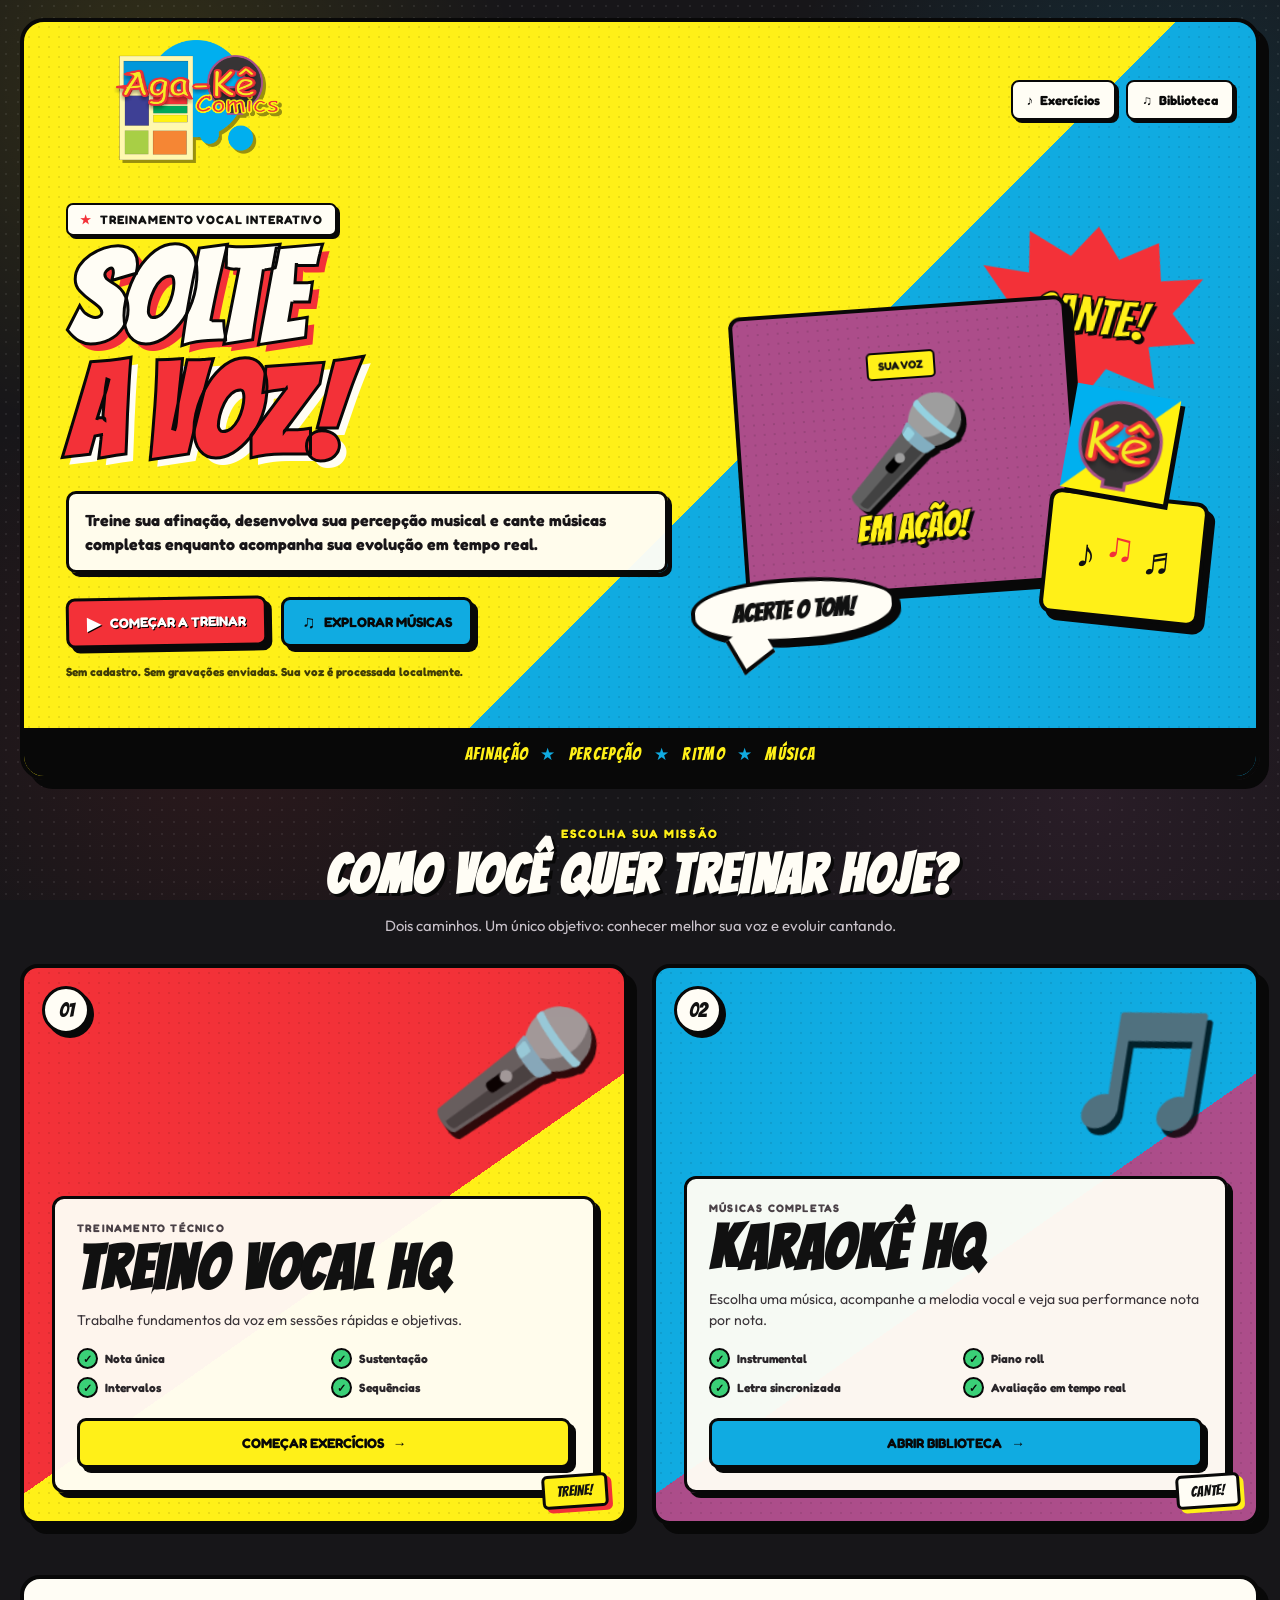
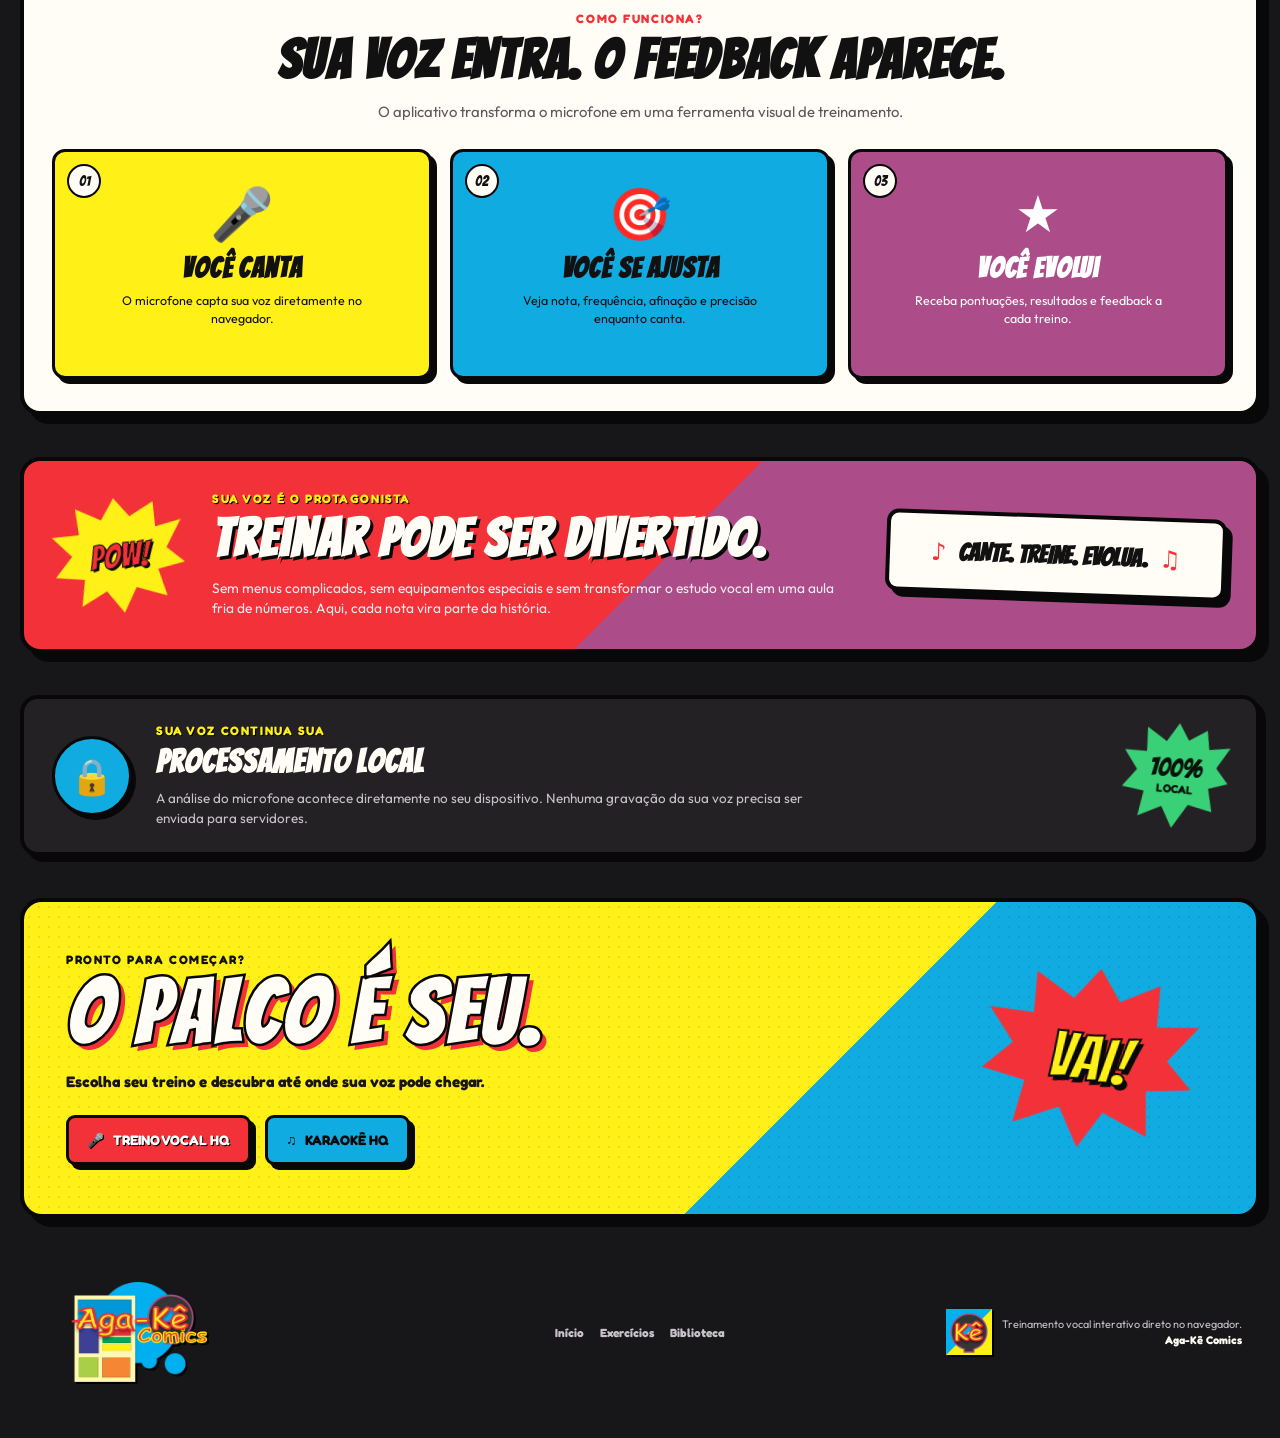
<file: index.html>
<!DOCTYPE html>

<html lang="pt-BR">

<head>

    <meta charset="UTF-8">

    <meta
        name="viewport"
        content="width=device-width, initial-scale=1.0"
    >

    <meta
        name="theme-color"
        content="#fff018"
    >

    <meta
        name="description"
        content="Aga-Kê Comics — treinamento vocal interativo com exercícios de afinação, percepção musical e KaraoKê HQ."
    >

    <title>
        Aga-Kê Comics — Solte a Voz!
    </title>


    <link
        rel="stylesheet"
        href="./css/home.css"
    >

</head>


<body>


    <!-- =========================================================
         FUNDO POP-ART
         ========================================================= -->

    <div
        class="fundo-pop-art"
        aria-hidden="true"
    >
    </div>



    <!-- =========================================================
         APLICAÇÃO
         ========================================================= -->

    <main class="home-app">


        <!-- =====================================================
             CABEÇALHO / HERO
             ===================================================== -->

        <header class="hero-home">


            <!-- Retícula interna -->

            <div
                class="hero-pop-fundo"
                aria-hidden="true"
            >
            </div>



            <!-- =================================================
                 NAVEGAÇÃO
                 ================================================= -->

            <nav
                class="home-nav"
                aria-label="Navegação principal"
            >


                <a
                    href="./index.html"
                    class="home-nav-logo"
                    aria-label="Aga-Kê Comics — página inicial"
                >

                    <img
                        src="./assets/branding/logo-aga-ke-horizontal.png"
                        alt="Aga-Kê Comics"
                        width="300"
                        decoding="async"
                    >

                </a>



                <div class="home-nav-links">


                    <a
                        href="./exercicios.html"
                        class="home-nav-link"
                    >

                        <span aria-hidden="true">
                            ♪
                        </span>

                        Exercícios

                    </a>


                    <a
                        href="./biblioteca.html"
                        class="home-nav-link"
                    >

                        <span aria-hidden="true">
                            ♫
                        </span>

                        Biblioteca

                    </a>

                </div>

            </nav>



            <!-- =================================================
                 CONTEÚDO PRINCIPAL DO HERO
                 ================================================= -->

            <div class="hero-conteudo">


                <!-- Texto -->

                <div class="hero-texto">


                    <div class="hero-etiqueta">

                        <span aria-hidden="true">
                            ★
                        </span>

                        TREINAMENTO VOCAL INTERATIVO

                    </div>



                    <h1>

                        SOLTE
                        <span>
                            A VOZ!
                        </span>

                    </h1>



                    <p class="hero-subtitulo">

                        Treine sua afinação,
                        desenvolva sua percepção musical
                        e cante músicas completas
                        enquanto acompanha sua evolução
                        em tempo real.

                    </p>



                    <div class="hero-acoes">


                        <a
                            href="./exercicios.html"
                            class="botao-hq botao-vermelho botao-hero-principal"
                        >

                            <span
                                class="botao-icone"
                                aria-hidden="true"
                            >
                                ▶
                            </span>

                            <span>
                                Começar a treinar
                            </span>

                        </a>



                        <a
                            href="./biblioteca.html"
                            class="botao-hq botao-ciano"
                        >

                            <span
                                class="botao-icone"
                                aria-hidden="true"
                            >
                                ♫
                            </span>

                            <span>
                                Explorar músicas
                            </span>

                        </a>

                    </div>



                    <p class="hero-observacao">

                        Sem cadastro.
                        Sem gravações enviadas.
                        Sua voz é processada localmente.

                    </p>

                </div>



                <!-- =================================================
                     COMPOSIÇÃO VISUAL
                     ================================================= -->

                <div
                    class="hero-ilustracao"
                    aria-hidden="true"
                >


                    <div class="hero-explosao hero-explosao-principal">

                        <span>
                            CANTE!
                        </span>

                    </div>



                    <div class="hero-quadro hero-quadro-microfone">

                        <span class="hero-quadro-rotulo">
                            SUA VOZ
                        </span>

                        <div class="hero-microfone">
                            🎤
                        </div>

                        <strong>
                            EM AÇÃO!
                        </strong>

                    </div>



                    <div class="hero-quadro hero-quadro-notas">

                        <span>
                            ♪
                        </span>

                        <span>
                            ♫
                        </span>

                        <span>
                            ♬
                        </span>

                    </div>



                    <div class="hero-balao">

                        <strong>
                            ACERTE O TOM!
                        </strong>

                    </div>



                    <div class="hero-selo">

                        <img
                            src="./assets/branding/logo-aga-ke-icone.png"
                            alt=""
                            width="120"
                            height="120"
                            decoding="async"
                        >

                    </div>

                </div>

            </div>



            <!-- =================================================
                 RODAPÉ DO HERO
                 ================================================= -->

            <div
                class="hero-faixa"
                aria-hidden="true"
            >

                <span>
                    AFINAÇÃO
                </span>

                <i>
                    ★
                </i>

                <span>
                    PERCEPÇÃO
                </span>

                <i>
                    ★
                </i>

                <span>
                    RITMO
                </span>

                <i>
                    ★
                </i>

                <span>
                    MÚSICA
                </span>

            </div>

        </header>



        <!-- =====================================================
             ESCOLHA SEU TREINO
             ===================================================== -->

        <section class="secao-modos">


            <div class="secao-cabecalho">


                <p class="rotulo-home">
                    ESCOLHA SUA MISSÃO
                </p>


                <h2>
                    Como você quer treinar hoje?
                </h2>


                <p>

                    Dois caminhos.
                    Um único objetivo:
                    conhecer melhor sua voz e evoluir cantando.

                </p>

            </div>



            <div class="modos-grid">


                <!-- =================================================
                     TREINO VOCAL HQ
                     ================================================= -->

                <article class="modo-card modo-exercicios">


                    <div
                        class="modo-reticula"
                        aria-hidden="true"
                    >
                    </div>



                    <div class="modo-numero">
                        01
                    </div>



                    <div
                        class="modo-icone"
                        aria-hidden="true"
                    >
                        🎤
                    </div>



                    <div class="modo-conteudo">


                        <p class="modo-etiqueta">
                            TREINAMENTO TÉCNICO
                        </p>


                        <h3>
                            Treino Vocal HQ
                        </h3>


                        <p>

                            Trabalhe fundamentos da voz
                            em sessões rápidas e objetivas.

                        </p>



                        <ul class="modo-recursos">

                            <li>
                                <span aria-hidden="true">
                                    ✓
                                </span>

                                Nota única
                            </li>

                            <li>
                                <span aria-hidden="true">
                                    ✓
                                </span>

                                Sustentação
                            </li>

                            <li>
                                <span aria-hidden="true">
                                    ✓
                                </span>

                                Intervalos
                            </li>

                            <li>
                                <span aria-hidden="true">
                                    ✓
                                </span>

                                Sequências
                            </li>

                        </ul>



                        <a
                            href="./exercicios.html"
                            class="botao-hq botao-amarelo modo-botao"
                        >

                            <span>
                                Começar exercícios
                            </span>

                            <span aria-hidden="true">
                                →
                            </span>

                        </a>

                    </div>



                    <div
                        class="modo-adesivo"
                        aria-hidden="true"
                    >
                        TREINE!
                    </div>

                </article>



                <!-- =================================================
                     KARAOKÊ HQ
                     ================================================= -->

                <article class="modo-card modo-karaoke">


                    <div
                        class="modo-reticula"
                        aria-hidden="true"
                    >
                    </div>



                    <div class="modo-numero">
                        02
                    </div>



                    <div
                        class="modo-icone"
                        aria-hidden="true"
                    >
                        🎵
                    </div>



                    <div class="modo-conteudo">


                        <p class="modo-etiqueta">
                            MÚSICAS COMPLETAS
                        </p>


                        <h3>
                            KaraoKê HQ
                        </h3>


                        <p>

                            Escolha uma música,
                            acompanhe a melodia vocal
                            e veja sua performance nota por nota.

                        </p>



                        <ul class="modo-recursos">

                            <li>
                                <span aria-hidden="true">
                                    ✓
                                </span>

                                Instrumental
                            </li>

                            <li>
                                <span aria-hidden="true">
                                    ✓
                                </span>

                                Piano roll
                            </li>

                            <li>
                                <span aria-hidden="true">
                                    ✓
                                </span>

                                Letra sincronizada
                            </li>

                            <li>
                                <span aria-hidden="true">
                                    ✓
                                </span>

                                Avaliação em tempo real
                            </li>

                        </ul>



                        <a
                            href="./biblioteca.html"
                            class="botao-hq botao-ciano modo-botao"
                        >

                            <span>
                                Abrir biblioteca
                            </span>

                            <span aria-hidden="true">
                                →
                            </span>

                        </a>

                    </div>



                    <div
                        class="modo-adesivo"
                        aria-hidden="true"
                    >
                        CANTE!
                    </div>

                </article>

            </div>

        </section>



        <!-- =====================================================
             COMO FUNCIONA
             ===================================================== -->

        <section class="secao-como-funciona">


            <div class="secao-cabecalho secao-cabecalho-claro">


                <p class="rotulo-home">
                    COMO FUNCIONA?
                </p>


                <h2>
                    Sua voz entra. O feedback aparece.
                </h2>


                <p>

                    O aplicativo transforma o microfone
                    em uma ferramenta visual de treinamento.

                </p>

            </div>



            <div class="passos-grid">


                <!-- PASSO 1 -->

                <article class="passo-card">


                    <span
                        class="passo-numero"
                        aria-hidden="true"
                    >
                        01
                    </span>


                    <div
                        class="passo-icone"
                        aria-hidden="true"
                    >
                        🎤
                    </div>


                    <h3>
                        Você canta
                    </h3>


                    <p>

                        O microfone capta sua voz
                        diretamente no navegador.

                    </p>

                </article>



                <!-- PASSO 2 -->

                <article class="passo-card">


                    <span
                        class="passo-numero"
                        aria-hidden="true"
                    >
                        02
                    </span>


                    <div
                        class="passo-icone"
                        aria-hidden="true"
                    >
                        🎯
                    </div>


                    <h3>
                        Você se ajusta
                    </h3>


                    <p>

                        Veja nota, frequência,
                        afinação e precisão
                        enquanto canta.

                    </p>

                </article>



                <!-- PASSO 3 -->

                <article class="passo-card">


                    <span
                        class="passo-numero"
                        aria-hidden="true"
                    >
                        03
                    </span>


                    <div
                        class="passo-icone"
                        aria-hidden="true"
                    >
                        ★
                    </div>


                    <h3>
                        Você evolui
                    </h3>


                    <p>

                        Receba pontuações,
                        resultados e feedback
                        a cada treino.

                    </p>

                </article>

            </div>

        </section>



        <!-- =====================================================
             FAIXA DE DESTAQUE
             ===================================================== -->

        <section class="secao-destaque">


            <div
                class="destaque-decoracao"
                aria-hidden="true"
            >

                <span>
                    POW!
                </span>

            </div>



            <div class="destaque-texto">


                <p class="rotulo-home">
                    SUA VOZ É O PROTAGONISTA
                </p>


                <h2>
                    Treinar pode ser divertido.
                </h2>


                <p>

                    Sem menus complicados,
                    sem equipamentos especiais
                    e sem transformar o estudo vocal
                    em uma aula fria de números.

                    Aqui, cada nota vira parte da história.

                </p>

            </div>



            <div class="destaque-frase">

                <span>
                    ♪
                </span>

                <strong>
                    CANTE.
                    TREINE.
                    EVOLUA.
                </strong>

                <span>
                    ♫
                </span>

            </div>

        </section>



        <!-- =====================================================
             PRIVACIDADE / PROCESSAMENTO LOCAL
             ===================================================== -->

        <section class="secao-privacidade">


            <div
                class="privacidade-icone"
                aria-hidden="true"
            >
                🔒
            </div>



            <div class="privacidade-texto">


                <p class="rotulo-home">
                    SUA VOZ CONTINUA SUA
                </p>


                <h2>
                    Processamento local
                </h2>


                <p>

                    A análise do microfone acontece
                    diretamente no seu dispositivo.

                    Nenhuma gravação da sua voz
                    precisa ser enviada para servidores.

                </p>

            </div>



            <div
                class="privacidade-selo"
                aria-hidden="true"
            >

                <span>
                    100%
                </span>

                <strong>
                    LOCAL
                </strong>

            </div>

        </section>



        <!-- =====================================================
             CHAMADA FINAL
             ===================================================== -->

        <section class="secao-cta-final">


            <div
                class="cta-reticula"
                aria-hidden="true"
            >
            </div>



            <div class="cta-conteudo">


                <p class="rotulo-home">
                    PRONTO PARA COMEÇAR?
                </p>


                <h2>
                    O palco é seu.
                </h2>


                <p>

                    Escolha seu treino
                    e descubra até onde sua voz pode chegar.

                </p>



                <div class="cta-acoes">


                    <a
                        href="./exercicios.html"
                        class="botao-hq botao-vermelho"
                    >

                        <span aria-hidden="true">
                            🎤
                        </span>

                        <span>
                            Treino Vocal HQ
                        </span>

                    </a>



                    <a
                        href="./biblioteca.html"
                        class="botao-hq botao-ciano"
                    >

                        <span aria-hidden="true">
                            ♫
                        </span>

                        <span>
                            KaraoKê HQ
                        </span>

                    </a>

                </div>

            </div>



            <div
                class="cta-explosao"
                aria-hidden="true"
            >
                VAI!
            </div>

        </section>



        <!-- =====================================================
             RODAPÉ
             ===================================================== -->

        <footer class="home-rodape">


            <div class="rodape-marca">


                <img
                    src="./assets/branding/logo-aga-ke-horizontal.png"
                    alt="Aga-Kê Comics"
                    class="rodape-logo-horizontal"
                    width="220"
                    loading="lazy"
                    decoding="async"
                >

            </div>



            <nav
                class="rodape-links"
                aria-label="Links do rodapé"
            >

                <a href="./index.html">
                    Início
                </a>

                <a href="./exercicios.html">
                    Exercícios
                </a>

                <a href="./biblioteca.html">
                    Biblioteca
                </a>

            </nav>



            <div class="rodape-final">


                <img
                    src="./assets/branding/logo-aga-ke-icone.png"
                    alt=""
                    class="rodape-icone"
                    width="48"
                    height="48"
                    loading="lazy"
                    decoding="async"
                    aria-hidden="true"
                >


                <div>

                    <p>
                        Treinamento vocal interativo
                        direto no navegador.
                    </p>

                    <strong>
                        Aga-Kê Comics
                    </strong>

                </div>

            </div>

        </footer>

    </main>

</body>

</html>
</file>
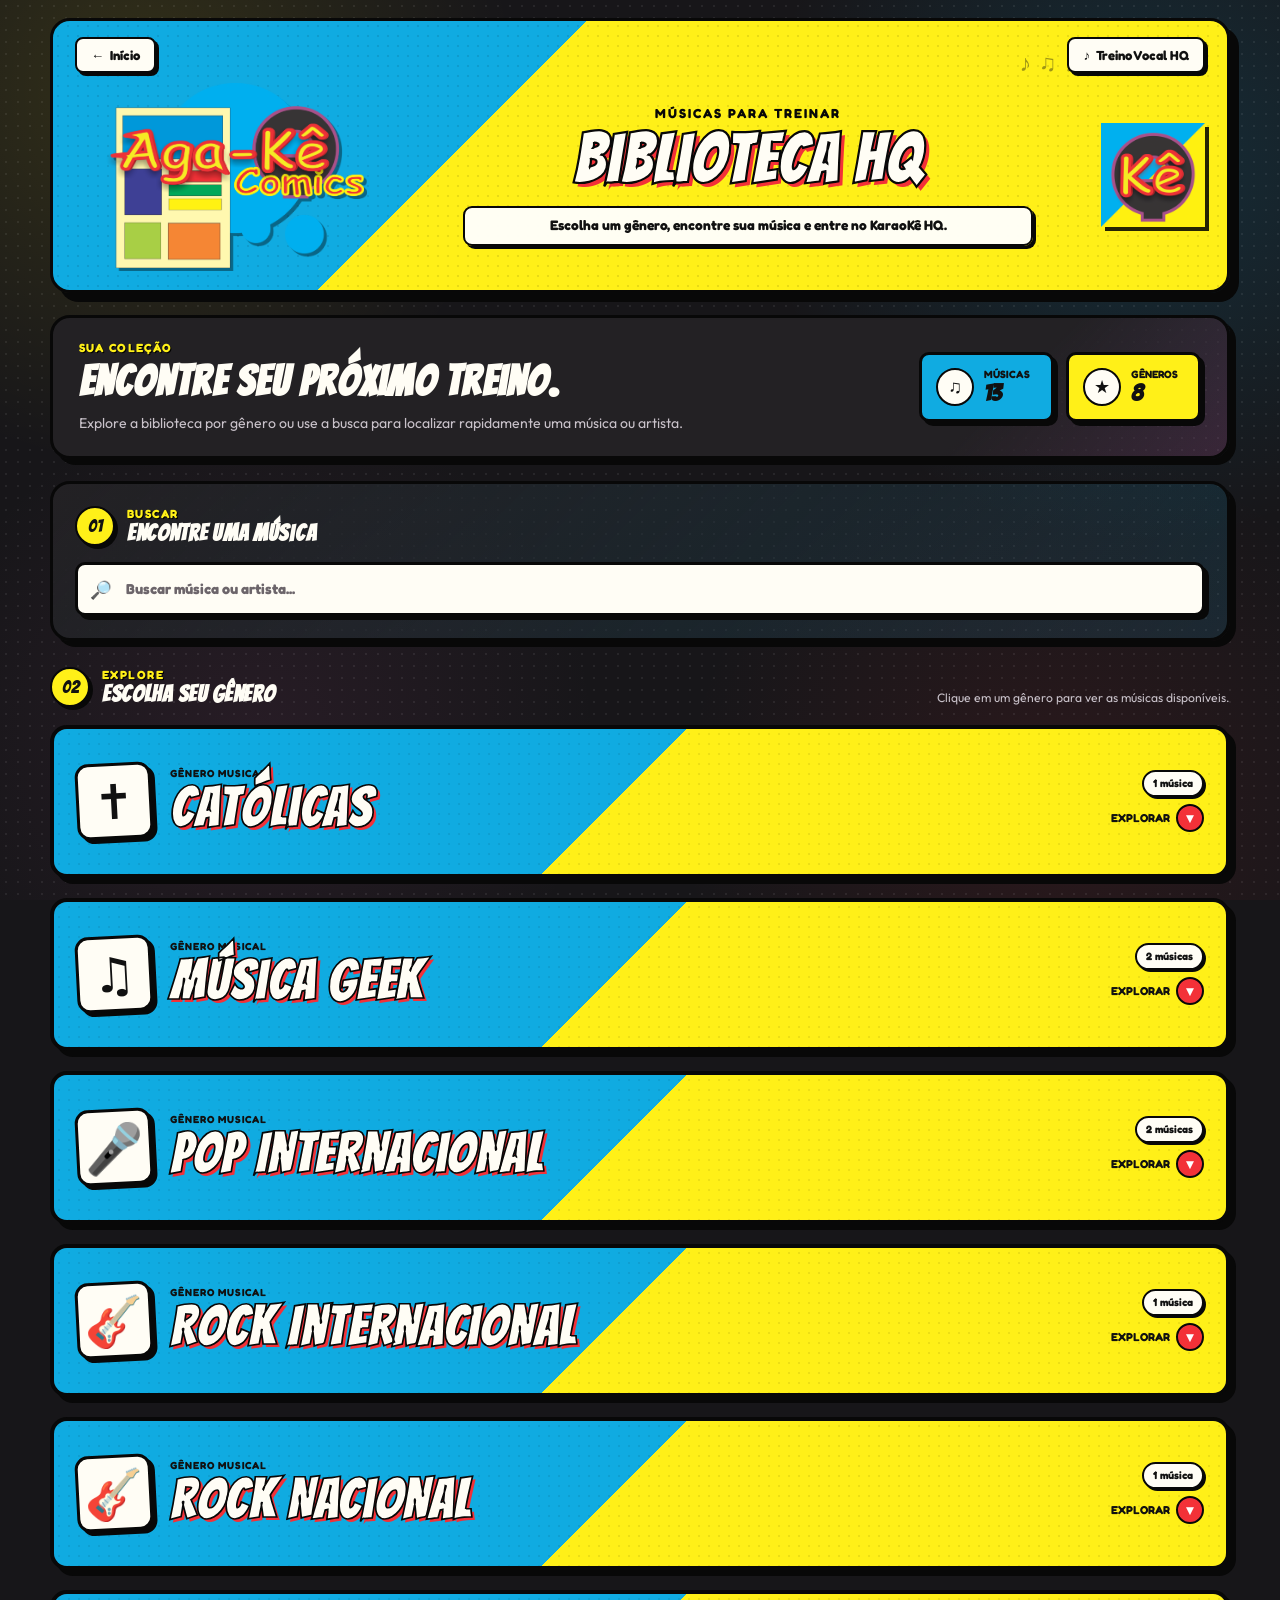
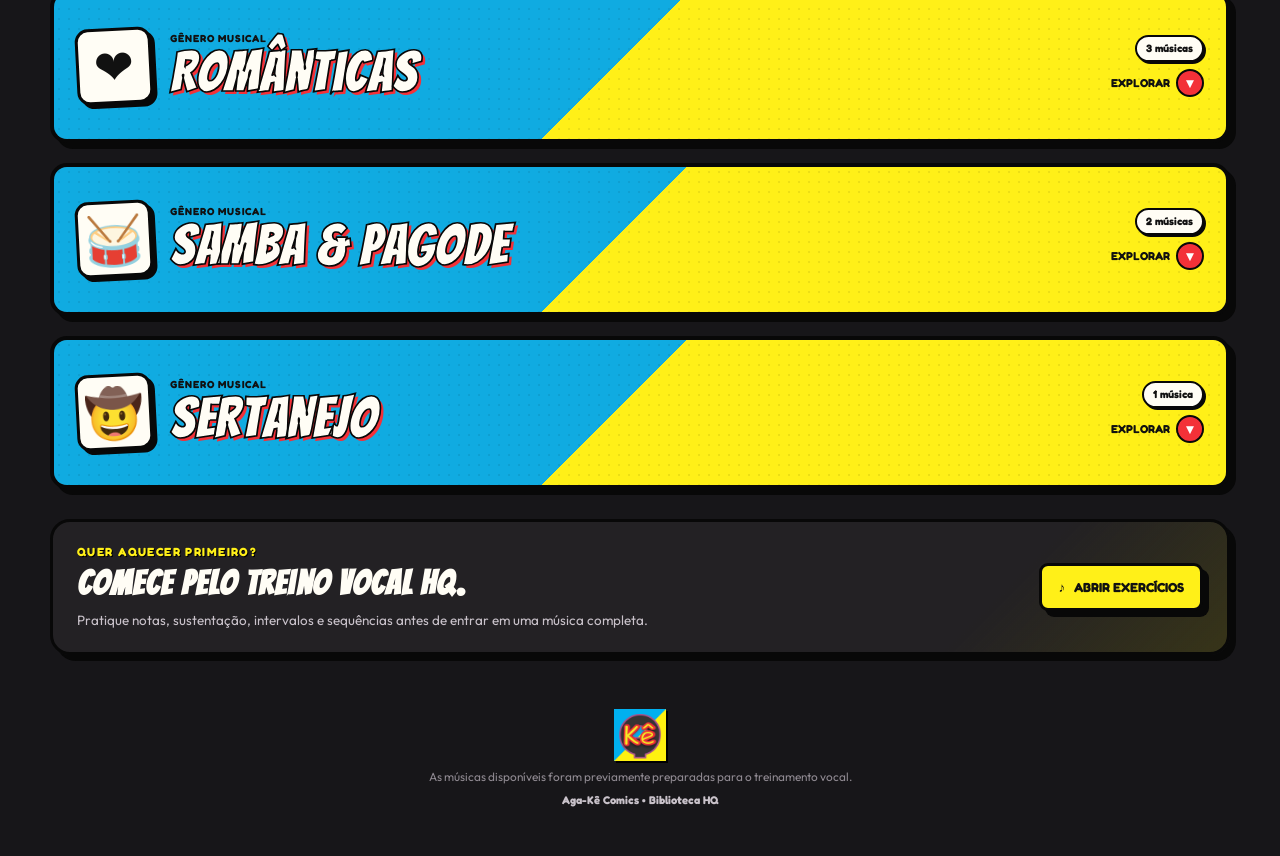
<file: biblioteca.html>
<!DOCTYPE html>

<html lang="pt-BR">

<head>

    <meta charset="UTF-8">

    <meta
        name="viewport"
        content="width=device-width, initial-scale=1.0"
    >

    <meta
        name="theme-color"
        content="#10abe1"
    >

    <meta
        name="description"
        content="Biblioteca HQ da Aga-Kê Comics: explore músicas por gênero e entre no KaraoKê HQ para treinar sua voz."
    >

    <title>
        Biblioteca HQ — Aga-Kê Comics
    </title>


    <link
        rel="stylesheet"
        href="./css/library.css"
    >

</head>


<body>


    <!-- =========================================================
         FUNDO POP-ART
         ========================================================= -->

    <div
        class="fundo-pop-art"
        aria-hidden="true"
    >
    </div>



    <!-- =========================================================
         APLICAÇÃO
         ========================================================= -->

    <main class="app">


        <!-- =====================================================
             CABEÇALHO / IDENTIDADE
             ===================================================== -->

        <header class="cabecalho-marca">


            <div
                class="cabecalho-pop-fundo"
                aria-hidden="true"
            >
            </div>



            <!-- Navegação -->

            <div class="cabecalho-topo">


                <a
                    href="./index.html"
                    class="voltar voltar-hq"
                    aria-label="Voltar para a página inicial"
                >

                    <span aria-hidden="true">
                        ←
                    </span>

                    <span>
                        Início
                    </span>

                </a>



                <a
                    href="./exercicios.html"
                    class="voltar voltar-hq"
                    aria-label="Abrir o Treino Vocal HQ"
                >

                    <span aria-hidden="true">
                        ♪
                    </span>

                    <span>
                        Treino Vocal HQ
                    </span>

                </a>

            </div>



            <!-- Marca -->

            <div class="marca-principal">


                <div class="marca-logo-horizontal">

                    <img
                        src="./assets/branding/logo-aga-ke-horizontal.png"
                        alt="Aga-Kê Comics"
                        class="logo-principal"
                        width="340"
                        decoding="async"
                    >

                </div>



                <div class="marca-texto">

                    <p class="etapa">
                        MÚSICAS PARA TREINAR
                    </p>


                    <h1>
                        Biblioteca HQ
                    </h1>


                    <p class="descricao">

                        Escolha um gênero, encontre sua música
                        e entre no KaraoKê HQ.

                    </p>

                </div>



                <div
                    class="marca-selo"
                    aria-hidden="true"
                >

                    <img
                        src="./assets/branding/logo-aga-ke-icone.png"
                        alt=""
                        class="selo-ke"
                        width="90"
                        height="90"
                        decoding="async"
                    >

                </div>

            </div>



            <div
                class="decoracao-notas"
                aria-hidden="true"
            >

                <span>♪</span>
                <span>♫</span>
                <span>♬</span>

            </div>

        </header>



        <!-- =====================================================
             INTRODUÇÃO / RESUMO DA BIBLIOTECA
             ===================================================== -->

        <section class="resumo-biblioteca painel-hq">


            <div class="resumo-biblioteca-texto">

                <p class="rotulo">
                    SUA COLEÇÃO
                </p>


                <h2>
                    Encontre seu próximo treino.
                </h2>


                <p>

                    Explore a biblioteca por gênero
                    ou use a busca para localizar rapidamente
                    uma música ou artista.

                </p>

            </div>



            <div class="resumo-biblioteca-estatisticas">


                <div class="estatistica-biblioteca">

                    <span
                        class="estatistica-biblioteca-icone"
                        aria-hidden="true"
                    >
                        ♫
                    </span>

                    <div>

                        <span>
                            Músicas
                        </span>

                        <strong id="totalMusicasBiblioteca">
                            —
                        </strong>

                    </div>

                </div>



                <div class="estatistica-biblioteca">

                    <span
                        class="estatistica-biblioteca-icone"
                        aria-hidden="true"
                    >
                        ★
                    </span>

                    <div>

                        <span>
                            Gêneros
                        </span>

                        <strong id="totalGenerosBiblioteca">
                            —
                        </strong>

                    </div>

                </div>

            </div>

        </section>



        <!-- =====================================================
             BUSCA
             ===================================================== -->

        <section class="painel-busca painel-hq">


            <div class="titulo-painel-hq">

                <span
                    class="numero-quadro"
                    aria-hidden="true"
                >
                    01
                </span>


                <div>

                    <p class="rotulo">
                        BUSCAR
                    </p>

                    <h2>
                        Encontre uma música
                    </h2>

                </div>

            </div>



            <div class="busca-container">


                <span
                    class="busca-icone"
                    aria-hidden="true"
                >
                    🔎
                </span>



                <label
                    for="campoBuscaBiblioteca"
                    class="sr-only"
                >
                    Buscar música ou artista
                </label>



                <input
                    id="campoBuscaBiblioteca"
                    class="campo-busca"
                    type="search"
                    autocomplete="off"
                    placeholder="Buscar música ou artista..."
                >



                <button
                    id="botaoLimparBusca"
                    class="botao-limpar-busca oculto"
                    type="button"
                    aria-label="Limpar busca"
                >
                    ×
                </button>

            </div>



            <div
                id="resumoBuscaBiblioteca"
                class="resumo-busca oculto"
                aria-live="polite"
            >
            </div>

        </section>



        <!-- =====================================================
             STATUS / CARREGAMENTO
             ===================================================== -->

        <section
            id="estadoBiblioteca"
            class="estado-biblioteca"
            aria-live="polite"
        >

            <span
                class="estado-biblioteca-icone"
                aria-hidden="true"
            >
                ♫
            </span>

            <span>
                Carregando músicas...
            </span>

        </section>



        <!-- =====================================================
             CATÁLOGO
             ===================================================== -->

        <section class="catalogo-area">


            <div class="titulo-catalogo">


                <div class="titulo-painel-hq">

                    <span
                        class="numero-quadro"
                        aria-hidden="true"
                    >
                        02
                    </span>


                    <div>

                        <p class="rotulo">
                            EXPLORE
                        </p>

                        <h2>
                            Escolha seu gênero
                        </h2>

                    </div>

                </div>



                <p class="catalogo-ajuda">

                    Clique em um gênero para ver
                    as músicas disponíveis.

                </p>

            </div>



            <!--
                O library.js continuará sendo responsável
                por construir dinamicamente os gêneros e músicas.
            -->

            <div
                id="catalogoMusicas"
                class="catalogo-musicas"
            >
            </div>

        </section>



        <!-- =====================================================
             RESULTADOS DA BUSCA
             ===================================================== -->

        <section
            id="areaResultadosBusca"
            class="area-resultados-busca oculto"
        >


            <div class="titulo-resultados-busca">

                <p class="rotulo">
                    RESULTADOS DA BUSCA
                </p>


                <h2>
                    Músicas encontradas
                </h2>

            </div>



            <div
                id="gridResultadosBusca"
                class="grid-musicas grid-resultados-busca"
            >
            </div>

        </section>



        <!-- =====================================================
             NENHUM RESULTADO
             ===================================================== -->

        <section
            id="estadoSemResultados"
            class="sem-resultados painel-hq oculto"
        >


            <div
                class="sem-resultados-explosao"
                aria-hidden="true"
            >
                OPS!
            </div>



            <div>

                <p class="rotulo">
                    NADA POR AQUI
                </p>


                <h2>
                    Nenhuma música encontrada.
                </h2>


                <p>

                    Tente buscar por outro título,
                    artista ou limpe a pesquisa
                    para voltar aos gêneros.

                </p>

            </div>

        </section>



        <!-- =====================================================
             CHAMADA PARA EXERCÍCIOS
             ===================================================== -->

        <section class="chamada-exercicios painel-hq">


            <div class="chamada-exercicios-texto">

                <p class="rotulo">
                    QUER AQUECER PRIMEIRO?
                </p>


                <h2>
                    Comece pelo Treino Vocal HQ.
                </h2>


                <p>

                    Pratique notas, sustentação,
                    intervalos e sequências antes
                    de entrar em uma música completa.

                </p>

            </div>



            <a
                href="./exercicios.html"
                class="botao-hq botao-amarelo"
            >

                <span aria-hidden="true">
                    ♪
                </span>

                <span>
                    Abrir exercícios
                </span>

            </a>

        </section>



        <!-- =====================================================
             RODAPÉ
             ===================================================== -->

        <footer class="rodape">


            <img
                src="./assets/branding/logo-aga-ke-icone.png"
                alt=""
                class="rodape-logo"
                width="52"
                height="52"
                loading="lazy"
                decoding="async"
                aria-hidden="true"
            >


            <p>

                As músicas disponíveis foram previamente
                preparadas para o treinamento vocal.

            </p>


            <strong>
                Aga-Kê Comics • Biblioteca HQ
            </strong>

        </footer>

    </main>



    <!-- =========================================================
         JAVASCRIPT
         ========================================================= -->

    <script
        type="module"
        src="./js/library.js"
    >
    </script>

</body>

</html>
</file>
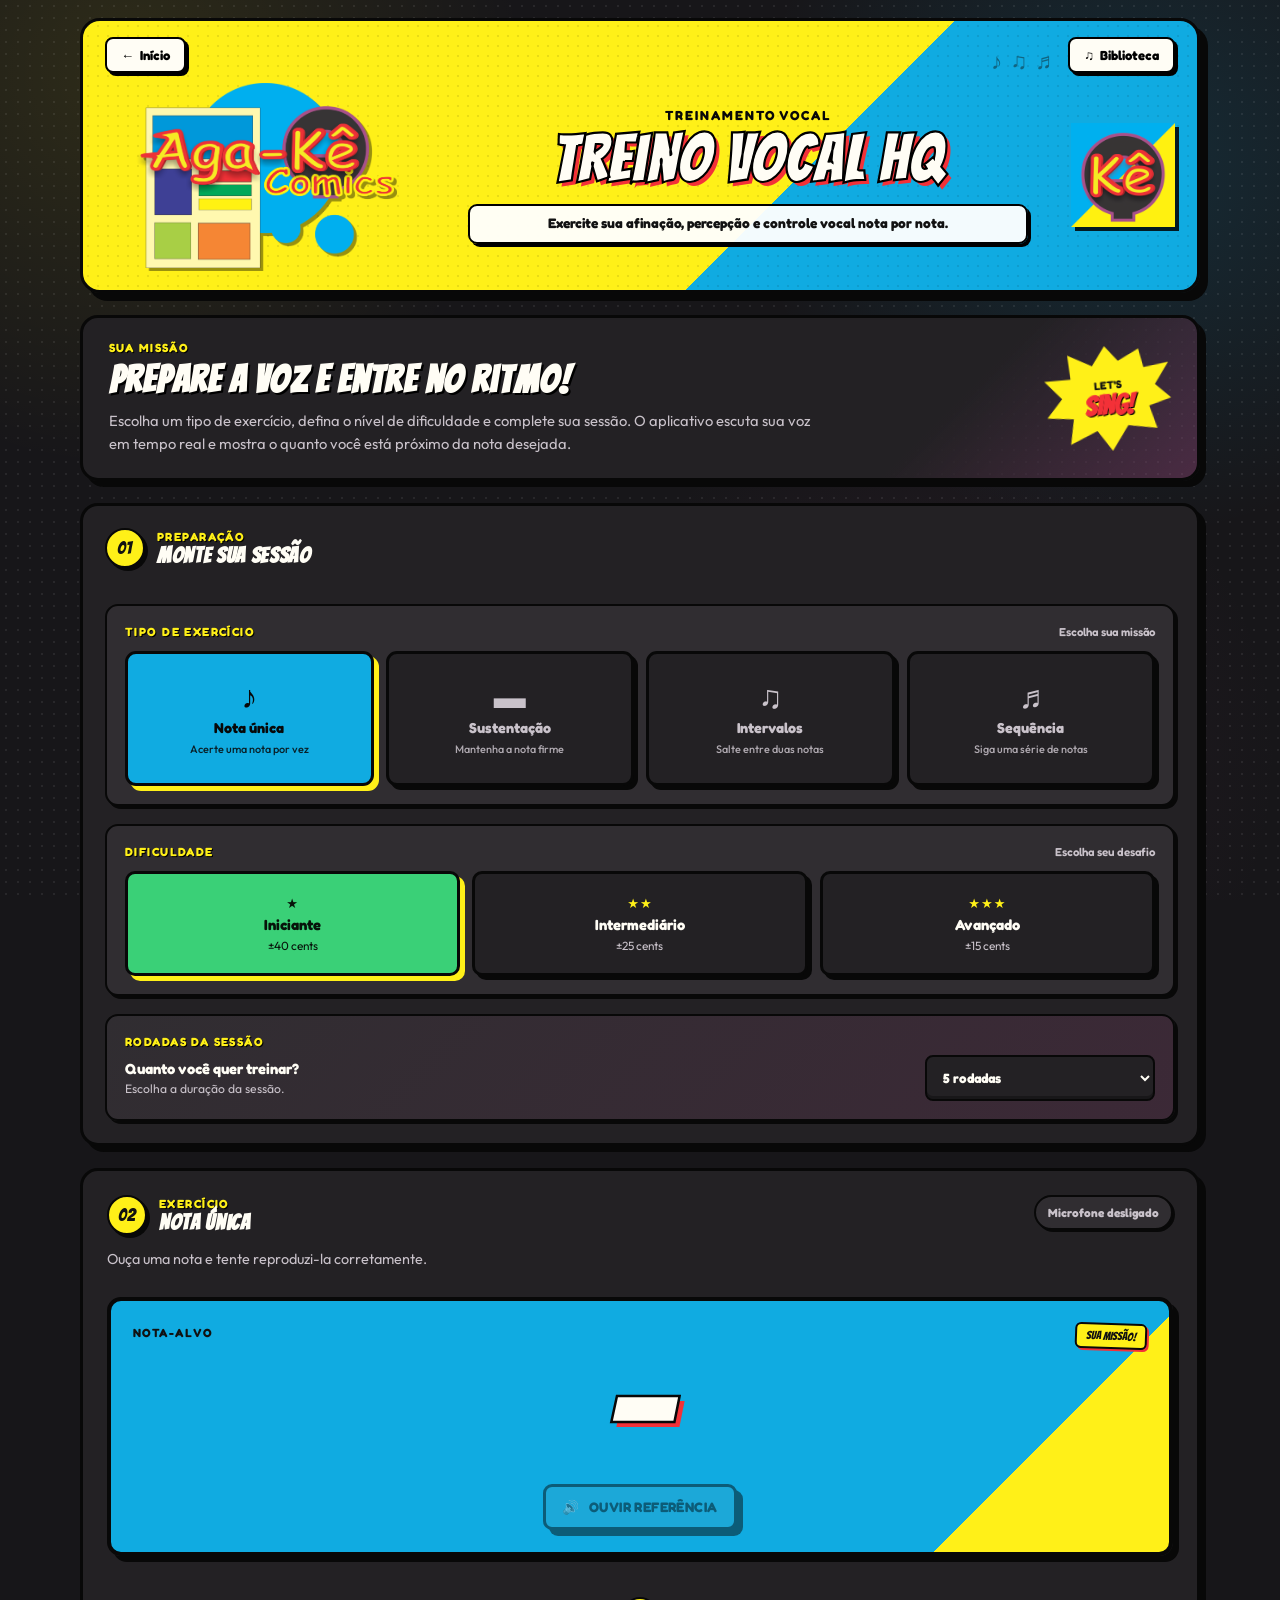
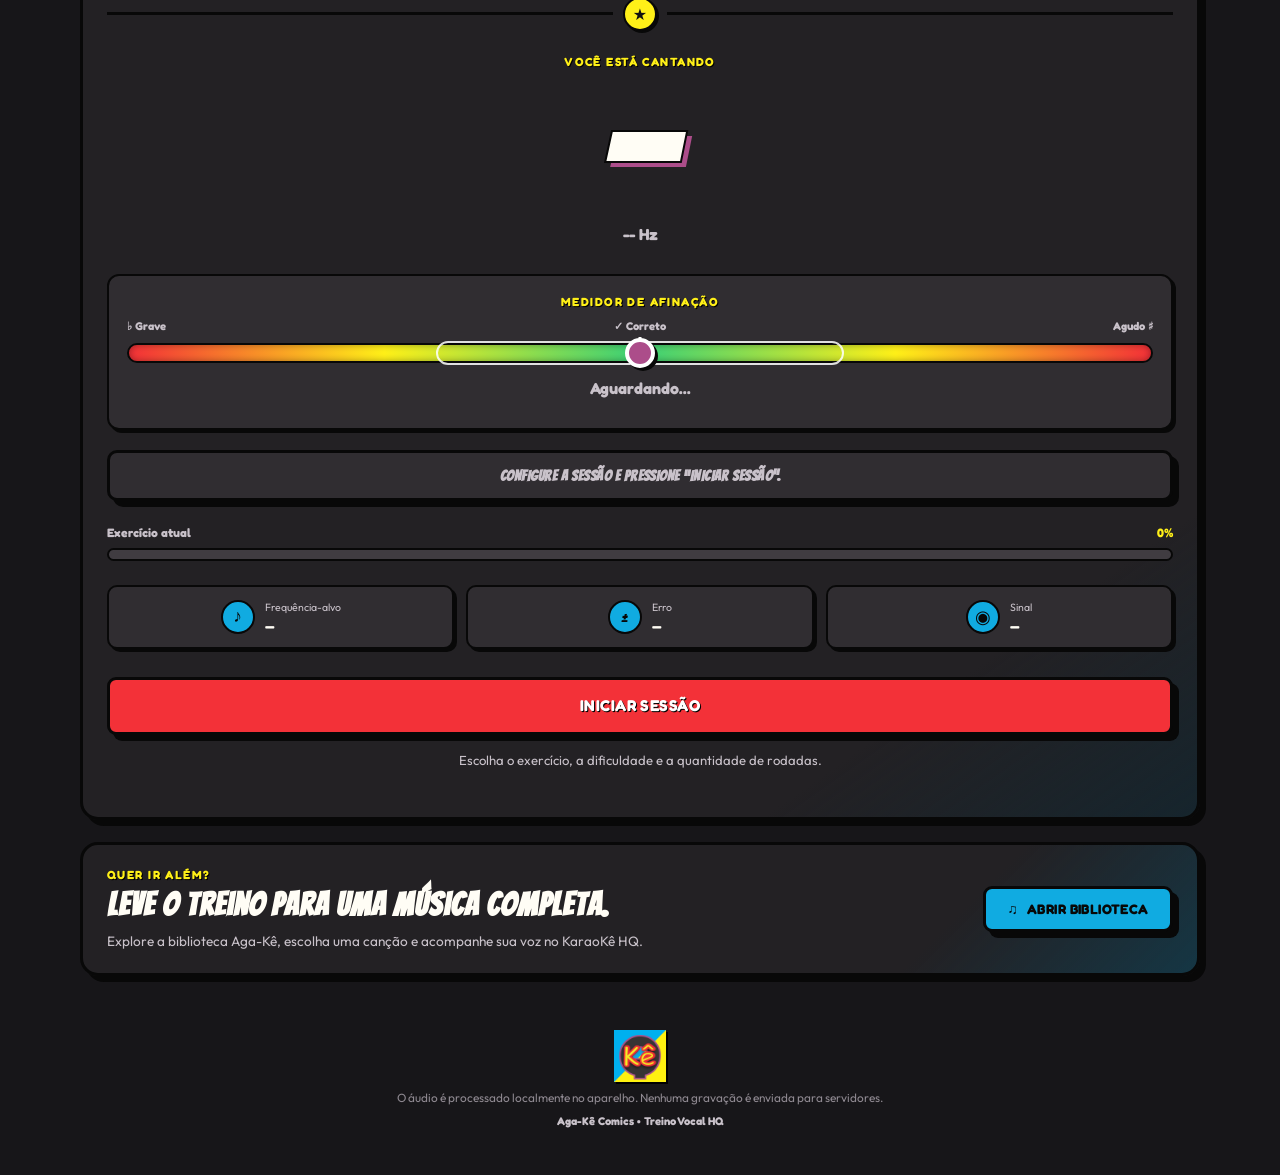
<file: exercicios.html>
<!DOCTYPE html>

<html lang="pt-BR">

<head>

    <meta charset="UTF-8">

    <meta
        name="viewport"
        content="width=device-width, initial-scale=1.0"
    >

    <meta
        name="theme-color"
        content="#fff018"
    >

    <meta
        name="description"
        content="Treino Vocal HQ da Aga-Kê Comics: exercícios de afinação, sustentação, intervalos e sequências com análise vocal em tempo real."
    >

    <title>
        Treino Vocal HQ — Aga-Kê Comics
    </title>


    <link
        rel="stylesheet"
        href="./css/style.css"
    >

</head>


<body>


    <!-- =========================================================
         FUNDO DECORATIVO
         ========================================================= -->

    <div
        class="fundo-pop-art"
        aria-hidden="true"
    >
    </div>



    <!-- =========================================================
         APLICAÇÃO
         ========================================================= -->

    <main class="app">


        <!-- =====================================================
             CABEÇALHO / IDENTIDADE AGA-KÊ
             ===================================================== -->

        <header class="cabecalho-marca">


            <!-- Fundo interno em retícula -->

            <div
                class="cabecalho-pop-fundo"
                aria-hidden="true"
            >
            </div>



            <!-- Navegação superior -->

            <div class="cabecalho-topo">


                <a
                    href="./index.html"
                    class="voltar voltar-hq"
                    aria-label="Voltar para a página inicial"
                >

                    <span aria-hidden="true">
                        ←
                    </span>

                    <span>
                        Início
                    </span>

                </a>



                <a
                    href="./biblioteca.html"
                    class="voltar voltar-hq"
                    aria-label="Abrir a biblioteca de músicas"
                >

                    <span aria-hidden="true">
                        ♫
                    </span>

                    <span>
                        Biblioteca
                    </span>

                </a>

            </div>



            <!-- Marca -->

            <div class="marca-principal">


                <!-- Logo horizontal -->

                <div class="marca-logo-horizontal">

                    <img
                        src="./assets/branding/logo-aga-ke-horizontal.png"
                        alt="Aga-Kê Comics"
                        class="logo-principal"
                        width="340"
                        decoding="async"
                    >

                </div>



                <!-- Nome da área -->

                <div class="marca-texto">

                    <p class="etapa">
                        TREINAMENTO VOCAL
                    </p>


                    <h1>
                        Treino Vocal HQ
                    </h1>


                    <p class="descricao">

                        Exercite sua afinação, percepção
                        e controle vocal nota por nota.

                    </p>

                </div>



                <!-- Selo da marca -->

                <div
                    class="marca-selo"
                    aria-hidden="true"
                >

                    <img
                        src="./assets/branding/logo-aga-ke-icone.png"
                        alt=""
                        class="selo-ke"
                        width="90"
                        height="90"
                        decoding="async"
                    >

                </div>

            </div>



            <!-- Notas decorativas -->

            <div
                class="decoracao-notas"
                aria-hidden="true"
            >

                <span>♪</span>
                <span>♫</span>
                <span>♬</span>

            </div>

        </header>



        <!-- =====================================================
             INTRODUÇÃO DO MODO
             ===================================================== -->

        <section class="introducao-treino painel-hq">


            <div class="introducao-treino-texto">

                <p class="rotulo">
                    SUA MISSÃO
                </p>


                <h2>
                    Prepare a voz e entre no ritmo!
                </h2>


                <p>

                    Escolha um tipo de exercício,
                    defina o nível de dificuldade
                    e complete sua sessão.

                    O aplicativo escuta sua voz em tempo real
                    e mostra o quanto você está próximo
                    da nota desejada.

                </p>

            </div>



            <div
                class="introducao-selo"
                aria-hidden="true"
            >

                <span>
                    LET'S
                </span>

                <strong>
                    SING!
                </strong>

            </div>

        </section>



        <!-- =====================================================
             CONFIGURAÇÃO
             ===================================================== -->

        <section
            id="configuracao"
            class="configuracao painel-hq"
        >


            <!-- Cabeçalho da configuração -->

            <div class="titulo-painel-hq">

                <span
                    class="numero-quadro"
                    aria-hidden="true"
                >
                    01
                </span>


                <div>

                    <p class="rotulo">
                        PREPARAÇÃO
                    </p>

                    <h2>
                        Monte sua sessão
                    </h2>

                </div>

            </div>



            <!-- =================================================
                 TIPO DE EXERCÍCIO
                 ================================================= -->

            <div class="grupo-configuracao">


                <div class="grupo-configuracao-cabecalho">

                    <p class="rotulo">
                        TIPO DE EXERCÍCIO
                    </p>

                    <span class="dica-configuracao">
                        Escolha sua missão
                    </span>

                </div>



                <div class="selecao-exercicios">


                    <button
                        class="botao-exercicio ativo"
                        data-exercise="single"
                        type="button"
                    >

                        <span
                            class="icone-exercicio"
                            aria-hidden="true"
                        >
                            ♪
                        </span>

                        <span class="nome-exercicio">
                            Nota única
                        </span>

                        <small>
                            Acerte uma nota por vez
                        </small>

                    </button>



                    <button
                        class="botao-exercicio"
                        data-exercise="sustain"
                        type="button"
                    >

                        <span
                            class="icone-exercicio"
                            aria-hidden="true"
                        >
                            ▬
                        </span>

                        <span class="nome-exercicio">
                            Sustentação
                        </span>

                        <small>
                            Mantenha a nota firme
                        </small>

                    </button>



                    <button
                        class="botao-exercicio"
                        data-exercise="interval"
                        type="button"
                    >

                        <span
                            class="icone-exercicio"
                            aria-hidden="true"
                        >
                            ♫
                        </span>

                        <span class="nome-exercicio">
                            Intervalos
                        </span>

                        <small>
                            Salte entre duas notas
                        </small>

                    </button>



                    <button
                        class="botao-exercicio"
                        data-exercise="sequence"
                        type="button"
                    >

                        <span
                            class="icone-exercicio"
                            aria-hidden="true"
                        >
                            ♬
                        </span>

                        <span class="nome-exercicio">
                            Sequência
                        </span>

                        <small>
                            Siga uma série de notas
                        </small>

                    </button>

                </div>

            </div>



            <!-- =================================================
                 DIFICULDADE
                 ================================================= -->

            <div class="grupo-configuracao">


                <div class="grupo-configuracao-cabecalho">

                    <p class="rotulo">
                        DIFICULDADE
                    </p>

                    <span class="dica-configuracao">
                        Escolha seu desafio
                    </span>

                </div>



                <div class="selecao-dificuldade">


                    <button
                        class="botao-dificuldade ativo"
                        data-difficulty="beginner"
                        type="button"
                    >

                        <span
                            class="dificuldade-icone"
                            aria-hidden="true"
                        >
                            ★
                        </span>

                        <strong>
                            Iniciante
                        </strong>

                        <span>
                            ±40 cents
                        </span>

                    </button>



                    <button
                        class="botao-dificuldade"
                        data-difficulty="intermediate"
                        type="button"
                    >

                        <span
                            class="dificuldade-icone"
                            aria-hidden="true"
                        >
                            ★★
                        </span>

                        <strong>
                            Intermediário
                        </strong>

                        <span>
                            ±25 cents
                        </span>

                    </button>



                    <button
                        class="botao-dificuldade"
                        data-difficulty="advanced"
                        type="button"
                    >

                        <span
                            class="dificuldade-icone"
                            aria-hidden="true"
                        >
                            ★★★
                        </span>

                        <strong>
                            Avançado
                        </strong>

                        <span>
                            ±15 cents
                        </span>

                    </button>

                </div>

            </div>



            <!-- =================================================
                 RODADAS
                 ================================================= -->

            <div class="grupo-configuracao grupo-rodadas">


                <label
                    for="quantidadeRodadas"
                    class="rotulo"
                >
                    RODADAS DA SESSÃO
                </label>


                <div class="rodadas-controle">

                    <div class="rodadas-texto">

                        <strong>
                            Quanto você quer treinar?
                        </strong>

                        <span>
                            Escolha a duração da sessão.
                        </span>

                    </div>


                    <select
                        id="quantidadeRodadas"
                        class="select-rodadas"
                    >

                        <option value="3">
                            3 rodadas
                        </option>

                        <option
                            value="5"
                            selected
                        >
                            5 rodadas
                        </option>

                        <option value="10">
                            10 rodadas
                        </option>

                    </select>

                </div>

            </div>

        </section>



        <!-- =====================================================
             ESTATÍSTICAS DA SESSÃO
             ===================================================== -->

        <section
            id="estatisticasSessao"
            class="estatisticas-sessao oculto"
            aria-label="Estatísticas da sessão"
        >


            <div class="estatistica">

                <span
                    class="estatistica-icone"
                    aria-hidden="true"
                >
                    #
                </span>

                <span class="estatistica-rotulo">
                    Rodada
                </span>

                <strong id="estatisticaRodada">
                    1 / 5
                </strong>

            </div>



            <div class="estatistica">

                <span
                    class="estatistica-icone"
                    aria-hidden="true"
                >
                    ✓
                </span>

                <span class="estatistica-rotulo">
                    Acertos
                </span>

                <strong id="estatisticaAcertos">
                    0
                </strong>

            </div>



            <div class="estatistica">

                <span
                    class="estatistica-icone"
                    aria-hidden="true"
                >
                    ♪
                </span>

                <span class="estatistica-rotulo">
                    Tentativas
                </span>

                <strong id="estatisticaTentativas">
                    0
                </strong>

            </div>



            <div class="estatistica">

                <span
                    class="estatistica-icone"
                    aria-hidden="true"
                >
                    ★
                </span>

                <span class="estatistica-rotulo">
                    Pontuação
                </span>

                <strong id="estatisticaPontuacao">
                    0
                </strong>

            </div>

        </section>



        <!-- =====================================================
             PAINEL PRINCIPAL
             ===================================================== -->

        <section class="painel painel-hq">


            <!-- Cabeçalho -->

            <div class="topo-painel">


                <div class="titulo-painel-hq">

                    <span
                        class="numero-quadro"
                        aria-hidden="true"
                    >
                        02
                    </span>


                    <div>

                        <p class="rotulo">
                            EXERCÍCIO
                        </p>

                        <h2 id="tituloExercicio">
                            Nota única
                        </h2>

                    </div>

                </div>



                <div
                    id="estadoMicrofone"
                    class="estado-microfone"
                >

                    <span
                        class="estado-microfone-ponto"
                        aria-hidden="true"
                    >
                    </span>

                    Microfone desligado

                </div>

            </div>



            <p
                id="descricaoExercicio"
                class="descricao-exercicio"
            >

                Ouça uma nota e tente reproduzi-la corretamente.

            </p>



            <!-- =================================================
                 NOTA-ALVO
                 ================================================= -->

            <div class="alvo-container">


                <div class="alvo-cabecalho">

                    <p class="rotulo">
                        NOTA-ALVO
                    </p>

                    <span
                        class="adesivo-mini"
                        aria-hidden="true"
                    >
                        SUA MISSÃO!
                    </span>

                </div>



                <div class="nota-alvo-area">

                    <span
                        id="notaAlvo"
                        class="nota-alvo"
                    >
                        —
                    </span>

                    <span
                        id="oitavaAlvo"
                        class="oitava-alvo"
                    ></span>

                </div>



                <button
                    id="botaoOuvirNota"
                    class="botao-secundario botao-hq botao-ciano"
                    type="button"
                    disabled
                >

                    <span aria-hidden="true">
                        🔊
                    </span>

                    <span>
                        Ouvir referência
                    </span>

                </button>

            </div>



            <!-- =================================================
                 SEQUÊNCIA VISUAL
                 ================================================= -->

            <div
                id="sequenciaVisual"
                class="sequencia-visual"
            >
            </div>



            <div
                class="divisor-hq"
                aria-hidden="true"
            >
                <span>
                    ★
                </span>
            </div>



            <!-- =================================================
                 NOTA DETECTADA
                 ================================================= -->

            <div class="deteccao">


                <p class="rotulo">
                    VOCÊ ESTÁ CANTANDO
                </p>



                <div class="nota-detectada-area">

                    <span
                        id="nota"
                        class="nota"
                    >
                        —
                    </span>

                    <span
                        id="oitava"
                        class="oitava"
                    ></span>

                </div>



                <div
                    id="frequencia"
                    class="frequencia"
                >
                    -- Hz
                </div>

            </div>



            <!-- =================================================
                 MEDIDOR DE AFINAÇÃO
                 ================================================= -->

            <div class="afinacao">


                <div class="afinacao-titulo">

                    <p class="rotulo">
                        MEDIDOR DE AFINAÇÃO
                    </p>

                </div>



                <div class="afinacao-rotulos">

                    <span>
                        ♭ Grave
                    </span>

                    <span>
                        ✓ Correto
                    </span>

                    <span>
                        Agudo ♯
                    </span>

                </div>



                <div class="medidor">

                    <div
                        id="faixaCorreta"
                        class="faixa-correta"
                    >
                    </div>


                    <div
                        class="linha-central"
                        aria-hidden="true"
                    >
                    </div>


                    <div
                        id="indicador"
                        class="indicador"
                    >
                    </div>

                </div>



                <div
                    id="cents"
                    class="cents"
                >
                    Aguardando...
                </div>

            </div>



            <!-- =================================================
                 FEEDBACK
                 ================================================= -->

            <div
                id="feedback"
                class="feedback neutro"
                aria-live="polite"
            >

                Configure a sessão e pressione “Iniciar sessão”.

            </div>



            <!-- =================================================
                 PROGRESSO DO EXERCÍCIO
                 ================================================= -->

            <div class="progresso-container">


                <div class="progresso-cabecalho">

                    <span>
                        Exercício atual
                    </span>

                    <strong id="textoProgresso">
                        0%
                    </strong>

                </div>



                <div class="barra-progresso">

                    <div
                        id="barraProgresso"
                        class="barra-progresso-preenchimento"
                    >
                    </div>

                </div>

            </div>



            <!-- =================================================
                 DETALHES TÉCNICOS
                 ================================================= -->

            <div class="detalhes">


                <div class="detalhe">

                    <span
                        class="detalhe-icone"
                        aria-hidden="true"
                    >
                        ♪
                    </span>

                    <div>

                        <span class="detalhe-titulo">
                            Frequência-alvo
                        </span>

                        <span
                            id="frequenciaAlvo"
                            class="detalhe-valor"
                        >
                            —
                        </span>

                    </div>

                </div>



                <div class="detalhe">

                    <span
                        class="detalhe-icone"
                        aria-hidden="true"
                    >
                        ±
                    </span>

                    <div>

                        <span class="detalhe-titulo">
                            Erro
                        </span>

                        <span
                            id="erroCents"
                            class="detalhe-valor"
                        >
                            —
                        </span>

                    </div>

                </div>



                <div class="detalhe">

                    <span
                        class="detalhe-icone"
                        aria-hidden="true"
                    >
                        ◉
                    </span>

                    <div>

                        <span class="detalhe-titulo">
                            Sinal
                        </span>

                        <span
                            id="nivelSinal"
                            class="detalhe-valor"
                        >
                            —
                        </span>

                    </div>

                </div>

            </div>



            <!-- =================================================
                 BOTÃO PRINCIPAL
                 ================================================= -->

            <button
                id="botaoPrincipal"
                class="botao-principal botao-hq botao-vermelho botao-destaque"
                type="button"
            >

                <span
                    class="botao-principal-icone"
                    aria-hidden="true"
                >
                    ▶
                </span>

                <span class="botao-principal-texto">
                    Iniciar sessão
                </span>

            </button>



            <p
                id="mensagem"
                class="mensagem"
            >

                Escolha o exercício, a dificuldade
                e a quantidade de rodadas.

            </p>

        </section>



        <!-- =====================================================
             RESULTADO DA SESSÃO
             ===================================================== -->

        <section
            id="resultadoSessao"
            class="resultado-sessao painel-hq oculto"
        >


            <div
                class="explosao-resultado"
                aria-hidden="true"
            >
                POW!
            </div>



            <p class="rotulo">
                SESSÃO CONCLUÍDA
            </p>


            <h2>
                Resultado do treino
            </h2>



            <div class="pontuacao-final">

                <span
                    id="pontuacaoFinal"
                    class="numero-pontuacao"
                >
                    0
                </span>

                <span class="de-cem">
                    / 100
                </span>

            </div>



            <p
                id="avaliacaoFinal"
                class="avaliacao-final"
            >
            </p>



            <!-- Resumo -->

            <div class="resumo-final">


                <div>

                    <span
                        class="resumo-final-icone"
                        aria-hidden="true"
                    >
                        ✓
                    </span>

                    <span>
                        Notas acertadas
                    </span>

                    <strong id="resultadoAcertos">
                        0
                    </strong>

                </div>



                <div>

                    <span
                        class="resumo-final-icone"
                        aria-hidden="true"
                    >
                        ♪
                    </span>

                    <span>
                        Tentativas
                    </span>

                    <strong id="resultadoTentativas">
                        0
                    </strong>

                </div>



                <div>

                    <span
                        class="resumo-final-icone"
                        aria-hidden="true"
                    >
                        ±
                    </span>

                    <span>
                        Erro médio
                    </span>

                    <strong id="resultadoPrecisao">
                        —
                    </strong>

                </div>

            </div>



            <!-- Resultado de cada rodada -->

            <div class="resultado-rodadas-cabecalho">

                <p class="rotulo">
                    SUA JORNADA
                </p>

                <span aria-hidden="true">
                    ★
                </span>

            </div>


            <div
                id="listaRodadas"
                class="lista-rodadas"
            >
            </div>



            <button
                id="botaoNovaSessao"
                class="botao-principal botao-hq botao-ciano"
                type="button"
            >

                <span aria-hidden="true">
                    ↻
                </span>

                <span>
                    Iniciar nova sessão
                </span>

            </button>

        </section>



        <!-- =====================================================
             PRÓXIMO PASSO
             ===================================================== -->

        <section class="proximo-passo painel-hq">


            <div class="proximo-passo-texto">

                <p class="rotulo">
                    QUER IR ALÉM?
                </p>


                <h2>
                    Leve o treino para uma música completa.
                </h2>


                <p>

                    Explore a biblioteca Aga-Kê,
                    escolha uma canção e acompanhe
                    sua voz no KaraoKê HQ.

                </p>

            </div>



            <a
                href="./biblioteca.html"
                class="botao-hq botao-ciano botao-ir-biblioteca"
            >

                <span aria-hidden="true">
                    ♫
                </span>

                <span>
                    Abrir Biblioteca
                </span>

            </a>

        </section>



        <!-- =====================================================
             RODAPÉ
             ===================================================== -->

        <footer class="rodape">


            <img
                src="./assets/branding/logo-aga-ke-icone.png"
                alt=""
                class="rodape-logo"
                width="52"
                height="52"
                loading="lazy"
                decoding="async"
                aria-hidden="true"
            >


            <p>

                O áudio é processado localmente no aparelho.
                Nenhuma gravação é enviada para servidores.

            </p>


            <strong>
                Aga-Kê Comics • Treino Vocal HQ
            </strong>

        </footer>

    </main>



    <!-- =========================================================
         JAVASCRIPT
         ========================================================= -->

    <script
        type="module"
        src="./js/app.js"
    >
    </script>

</body>

</html>
</file>
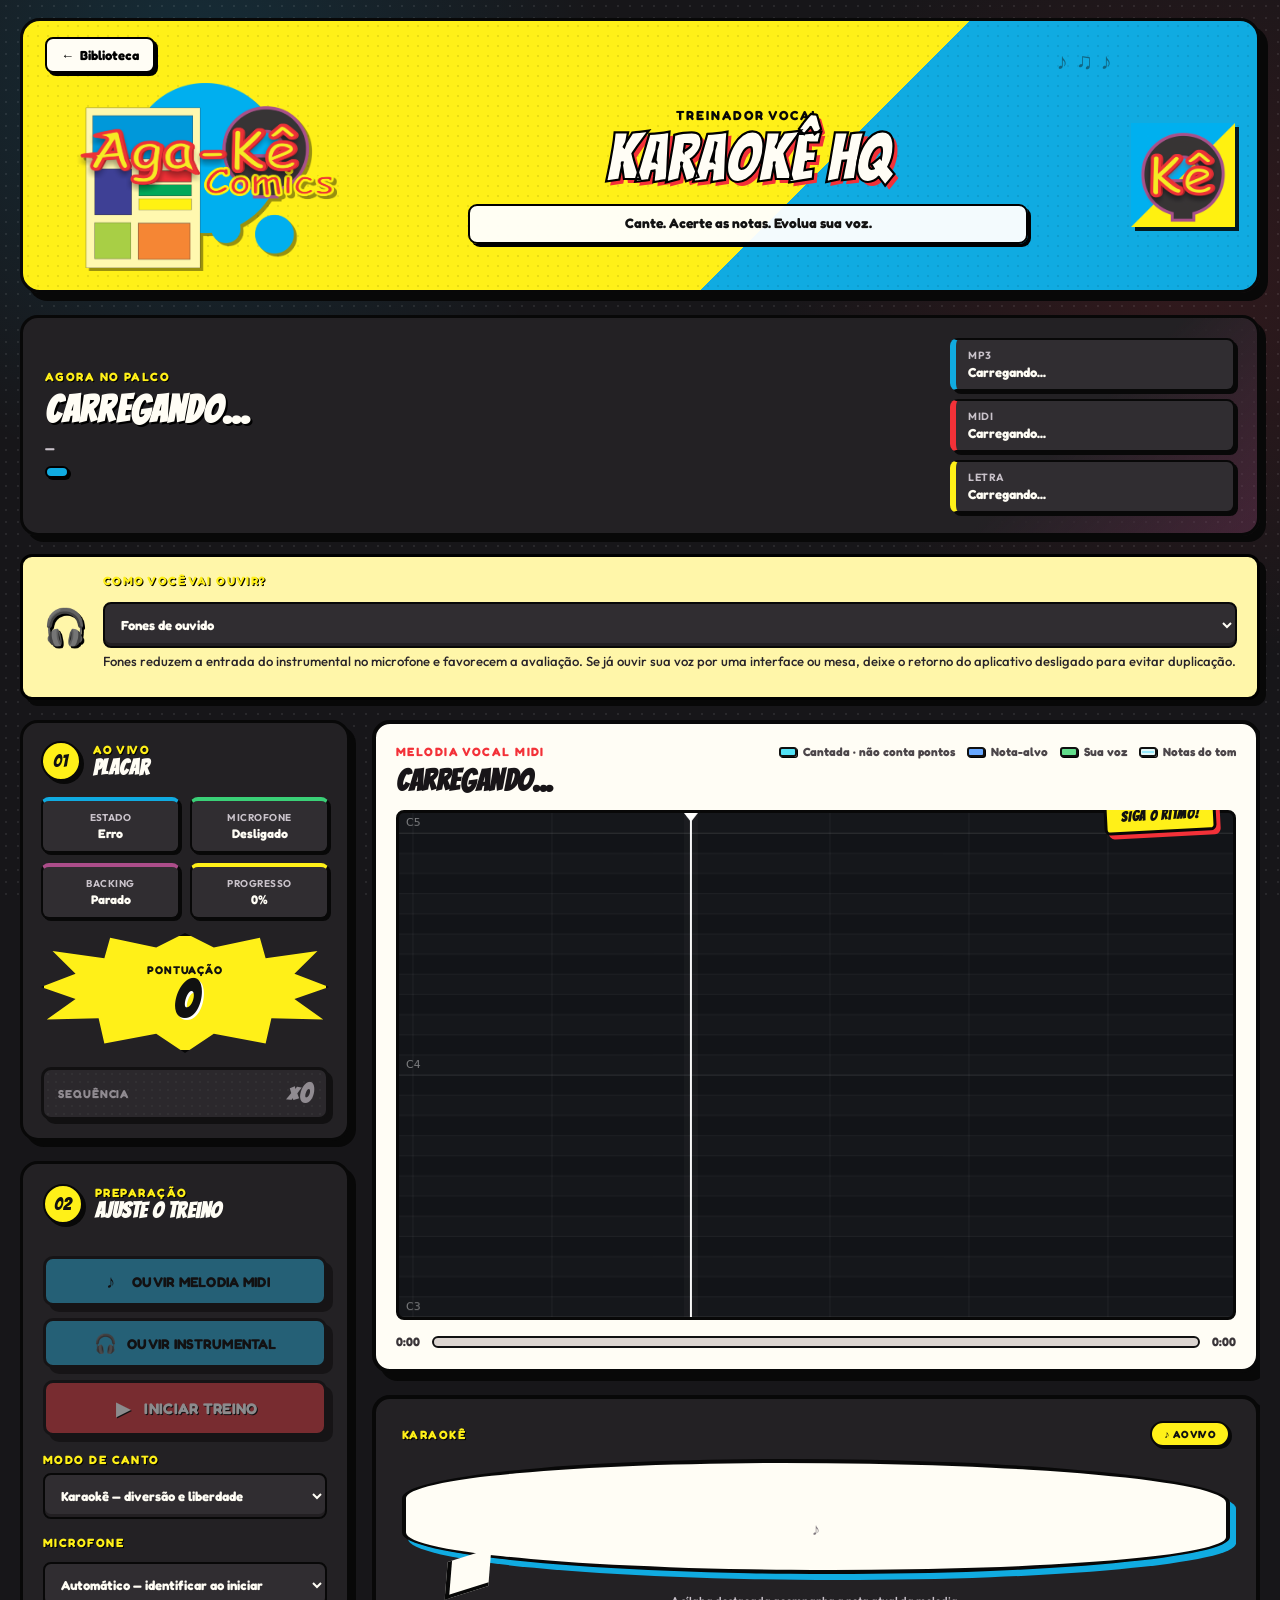
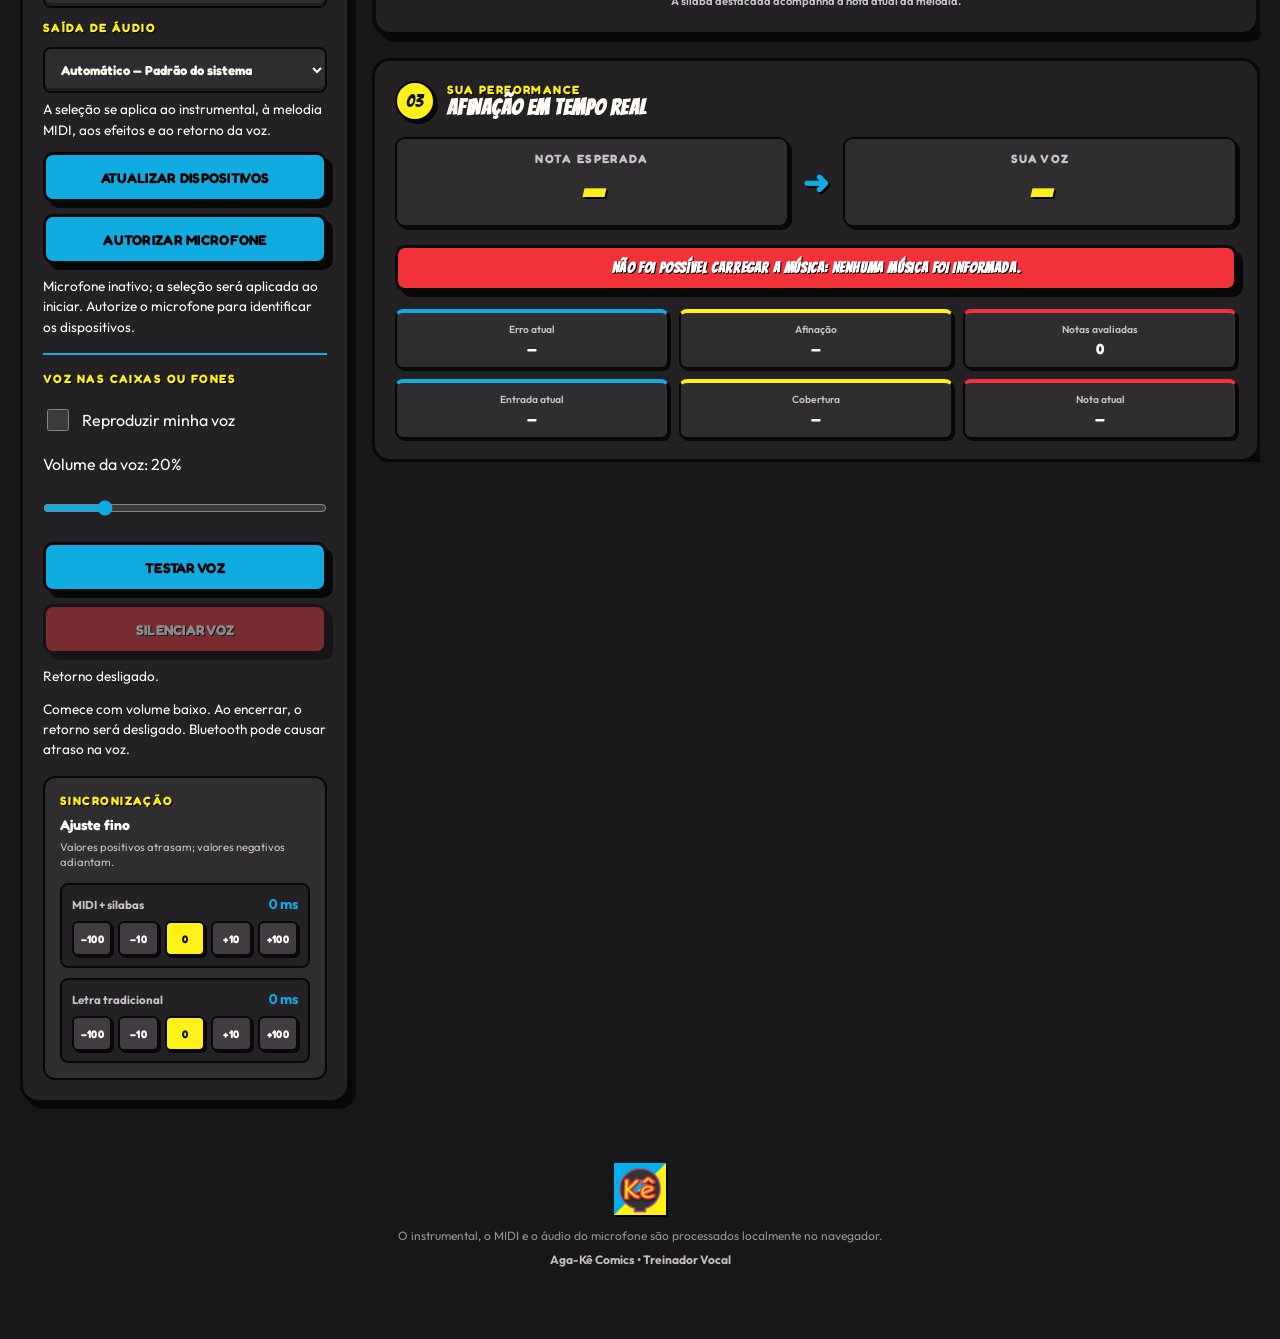
<file: melodia.html>
<!DOCTYPE html>

<html lang="pt-BR">

<head>

    <meta charset="UTF-8">

    <meta
        name="viewport"
        content="width=device-width, initial-scale=1.0"
    >

    <meta
        name="theme-color"
        content="#10abe1"
    >

    <meta
        name="description"
        content="Treinador vocal Aga-Kê Comics com piano roll, karaokê e avaliação de afinação em tempo real."
    >

    <title>
        Treino Vocal — Aga-Kê Comics
    </title>


    <link
        rel="stylesheet"
        href="./css/melody.css"
    >


    <!-- =========================================================
         MODO FESTA — ESTILOS DESKTOP
         ========================================================= -->

    <link
        rel="stylesheet"
        href="./css/party-mode.css"
    >

    <link rel="stylesheet" href="./css/professional-mode.css">
</head>


<body>


    <!-- =========================================================
         FUNDO DECORATIVO
         ========================================================= -->

    <div
        class="fundo-pop-art"
        aria-hidden="true"
    >
    </div>



    <!-- =========================================================
         APLICAÇÃO
         ========================================================= -->

    <main class="app">


        <!-- =====================================================
             CABEÇALHO / IDENTIDADE AGA-KÊ
             ===================================================== -->

        <header class="cabecalho-marca">


            <!-- Fundo decorativo interno -->

            <div
                class="cabecalho-pop-fundo"
                aria-hidden="true"
            >
            </div>



            <!-- Navegação -->

            <div class="cabecalho-topo">

                <a
                    href="./biblioteca.html"
                    class="voltar voltar-hq"
                    aria-label="Voltar para a biblioteca de músicas"
                >

                    <span aria-hidden="true">
                        ←
                    </span>

                    <span>
                        Biblioteca
                    </span>

                </a>

            </div>



            <!-- Marca -->

            <div class="marca-principal">


                <!-- Logo horizontal / completa -->

                <div class="marca-logo-horizontal">

                    <img
                        src="./assets/branding/logo-aga-ke-horizontal.png"
                        alt="Aga-Kê Comics"
                        class="logo-principal"
                        width="340"
                        decoding="async"
                    >

                </div>



                <!-- Identificação do aplicativo -->

                <div class="marca-texto">

                    <p class="etapa">
                        TREINADOR VOCAL
                    </p>


                    <h1>
                        KaraoKê HQ
                    </h1>


                    <p class="descricao">

                        Cante. Acerte as notas. Evolua sua voz.

                    </p>

                </div>



                <!-- Selo Kê -->

                <div
                    class="marca-selo"
                    aria-hidden="true"
                >

                    <img
                        src="./assets/branding/logo-aga-ke-icone.png"
                        alt=""
                        class="selo-ke"
                        width="90"
                        height="90"
                        decoding="async"
                    >

                </div>

            </div>



            <!-- Notas decorativas -->

            <div
                class="decoracao-notas"
                aria-hidden="true"
            >

                <span>♪</span>
                <span>♫</span>
                <span>♪</span>

            </div>

        </header>



        <!-- =====================================================
             IDENTIFICAÇÃO DA MÚSICA
             ===================================================== -->

        <section class="musica-base painel-hq">

            <div class="musica-identificacao">

                <p class="rotulo">
                    AGORA NO PALCO
                </p>


                <h2 id="tituloMusica">
                    Carregando...
                </h2>


                <p
                    id="artistaMusica"
                    class="musica-detalhes"
                >
                    —
                </p>


                <p
                    id="generoMusica"
                    class="musica-genero"
                >
                </p>

            </div>



            <!-- Status dos arquivos -->

            <div class="arquivos-musica">


                <div class="arquivo-status arquivo-mp3">

                    <span>
                        MP3
                    </span>

                    <strong id="statusBackingTrack">
                        Carregando...
                    </strong>

                </div>



                <div class="arquivo-status arquivo-midi">

                    <span>
                        MIDI
                    </span>

                    <strong id="statusMidi">
                        Carregando...
                    </strong>

                </div>



                <div class="arquivo-status arquivo-letra">

                    <span>
                        LETRA
                    </span>

                    <strong id="statusLetra">
                        Carregando...
                    </strong>

                </div>

            </div>

        </section>



        <!-- =====================================================
             AVISO DE FONES
             ===================================================== -->

        <section class="aviso-fones painel-hq painel-amarelo">

            <div
                class="icone-fones"
                aria-hidden="true"
            >
                🎧
            </div>


            <div class="aviso-fones-texto">

                <label for="modoEscuta" class="rotulo">COMO VOCÊ VAI OUVIR?</label>
                <select id="modoEscuta" class="select" aria-describedby="ajudaModoEscuta">
                    <option value="headphones">Fones de ouvido</option>
                    <option value="speakers">Caixas de som</option>
                </select>
                <p id="ajudaModoEscuta">Fones reduzem a entrada do instrumental no microfone e favorecem a avaliação.</p>

            </div>

        </section>



        <!-- =====================================================
             ÁUDIO
             ===================================================== -->

        <audio
            id="backingTrackAudio"
            preload="metadata"
        >
        </audio>



        <!-- =====================================================
             ÁREA PRINCIPAL DO TREINO
             ===================================================== -->

        <div class="treino-layout">


            <!-- =================================================
                 COLUNA LATERAL
                 ================================================= -->

            <aside class="coluna-controles">


                <!-- =============================================
                     PLACAR
                     ============================================= -->

                <section class="placar-hq painel-hq">


                    <div class="titulo-painel-hq">

                        <span
                            class="numero-quadro"
                            aria-hidden="true"
                        >
                            01
                        </span>


                        <div>

                            <p class="rotulo">
                                AO VIVO
                            </p>

                            <h2>
                                Placar
                            </h2>

                        </div>

                    </div>



                    <div class="barra-status">


                        <div class="status-item">

                            <span>
                                Estado
                            </span>

                            <strong id="estado">
                                Carregando
                            </strong>

                        </div>



                        <div class="status-item">

                            <span>
                                Microfone
                            </span>

                            <strong id="estadoMicrofone">
                                Desligado
                            </strong>

                        </div>



                        <div class="status-item">

                            <span>
                                Backing
                            </span>

                            <strong id="estadoBacking">
                                Parado
                            </strong>

                        </div>



                        <div class="status-item">

                            <span>
                                Progresso
                            </span>

                            <strong id="progressoMusica">
                                0%
                            </strong>

                        </div>

                    </div>



                    <div class="pontuacao-destaque">

                        <span>
                            PONTUAÇÃO
                        </span>

                        <strong id="pontuacaoAtual">
                            0
                        </strong>

                    </div>



                    <!-- =========================================
                         COMBO / SEQUÊNCIA
                         ========================================= -->

                    <div
                        id="comboAtual"
                        class="combo-atual combo-inativo"
                        aria-live="polite"
                    >

                        <span class="combo-rotulo">
                            SEQUÊNCIA
                        </span>

                        <strong id="comboValor">
                            ×0
                        </strong>

                    </div>

                </section>



                <!-- =============================================
                     CONFIGURAÇÃO
                     ============================================= -->

                <section class="configuracao painel-hq">


                    <div class="titulo-painel-hq">

                        <span
                            class="numero-quadro"
                            aria-hidden="true"
                        >
                            02
                        </span>


                        <div>

                            <p class="rotulo">
                                PREPARAÇÃO
                            </p>

                            <h2>
                                Ajuste o treino
                            </h2>

                        </div>

                    </div>



                    <!-- =========================================
                         BOTÕES DE EXECUÇÃO
                         ========================================= -->

                    <div class="botoes-configuracao">


                        <button
                            id="botaoOuvir"
                            class="botao-hq botao-ciano"
                            type="button"
                            disabled
                        >

                            <span
                                class="botao-icone"
                                aria-hidden="true"
                            >
                                ♪
                            </span>

                            <span>
                                Ouvir melodia MIDI
                            </span>

                        </button>



                        <button
                            id="botaoOuvirInstrumental"
                            class="botao-hq botao-ciano"
                            type="button"
                            disabled
                        >

                            <span
                                class="botao-icone"
                                aria-hidden="true"
                            >
                                🎧
                            </span>

                            <span>
                                Ouvir instrumental
                            </span>

                        </button>



                        <button
                            id="botaoIniciar"
                            class="botao-hq botao-vermelho botao-destaque"
                            type="button"
                            disabled
                        >

                            <span
                                class="botao-icone"
                                aria-hidden="true"
                            >
                                ▶
                            </span>

                            <span>
                                Iniciar treino
                            </span>

                        </button>

                    </div>



                    <!-- Trilha MIDI -->

                    <div class="campo" hidden>

                        <label
                            for="seletorTrilhaMidi"
                            class="rotulo"
                        >
                            TRILHA VOCAL DO MIDI
                        </label>


                        <select
                            id="seletorTrilhaMidi"
                            class="select"
                            disabled
                        >

                            <option>
                                Carregando MIDI...
                            </option>

                        </select>

                    </div>



                    <!-- Dificuldade -->

                    <div class="campo">

                        <label
                            for="seletorDificuldade"
                            class="rotulo"
                        >
                            MODO DE CANTO
                        </label>


                        <select
                            id="seletorDificuldade"
                            class="select"
                        >

                            <option value="beginner">
                                Karaokê — diversão e liberdade
                            </option>

                            <option value="intermediate">
                                Treino — afinação e tempo de entrada
                            </option>

                            <option value="professional">
                                Profissional — interpretação livre
                            </option>

                        </select>

                    </div>



                    <div class="dispositivos-audio" aria-label="Dispositivos de áudio">
                        <div class="campo">
                            <label for="seletorMicrofone" class="rotulo">MICROFONE</label>
                            <select id="seletorMicrofone" class="select" aria-describedby="estadoDispositivosAudio">
                                <option value="">Automático — identificar ao iniciar</option>
                            </select>
                        </div>
                        <div class="campo">
                            <label for="seletorSaidaAudio" class="rotulo">SAÍDA DE ÁUDIO</label>
                            <select id="seletorSaidaAudio" class="select" aria-describedby="ajudaSaidaAudio">
                                <option value="">Automático — Padrão do sistema</option>
                            </select>
                            <p id="ajudaSaidaAudio" class="ajuda-dispositivos"></p>
                        </div>
                        <button id="atualizarDispositivosAudio" class="botao-hq botao-ciano" type="button">Atualizar dispositivos</button>
                        <button id="autorizarMicrofone" class="botao-hq botao-ciano" type="button">Autorizar microfone</button>
                        <button id="autorizarSaidaAudio" class="botao-hq botao-ciano" type="button" hidden>Escolher outra saída</button>
                        <p id="estadoDispositivosAudio" class="ajuda-dispositivos" role="status" aria-live="polite"></p>
                    </div>

                    <div class="retorno-voz" role="group" aria-label="Voz nas caixas ou fones">
                        <p class="rotulo">VOZ NAS CAIXAS OU FONES</p>
                        <label class="opcao-retorno" for="reproduzirVoz">
                            <input id="reproduzirVoz" type="checkbox" aria-describedby="estadoRetornoVoz">
                            Reproduzir minha voz
                        </label>
                        <label for="volumeVoz">Volume da voz: <output id="valorVolumeVoz" for="volumeVoz">20%</output></label>
                        <input id="volumeVoz" type="range" min="0" max="100" step="1" value="20">
                        <button id="testarVoz" class="botao-hq botao-ciano" type="button">Testar voz</button>
                        <button id="silenciarVoz" class="botao-hq botao-vermelho" type="button" disabled>Silenciar voz</button>
                        <p id="estadoRetornoVoz" class="ajuda-dispositivos" role="status" aria-live="polite">Retorno desligado.</p>
                        <p class="ajuda-dispositivos">Comece com volume baixo. Ao encerrar, o retorno será desligado. Bluetooth pode causar atraso na voz.</p>
                    </div>

                    <!-- =========================================
                         SINCRONIZAÇÃO
                         ========================================= -->

                    <div class="sincronizacao">


                        <div class="sincronizacao-cabecalho">

                            <div>

                                <p class="rotulo">
                                    SINCRONIZAÇÃO
                                </p>

                                <strong>
                                    Ajuste fino
                                </strong>

                            </div>

                        </div>


                        <p class="sincronizacao-ajuda">

                            Valores positivos atrasam;
                            valores negativos adiantam.

                        </p>



                        <div class="sincronizacao-linhas">


                            <!-- ===============================
                                 MIDI + SÍLABAS
                                 =============================== -->

                            <div class="sincronizacao-linha">


                                <div class="sincronizacao-identificacao">

                                    <span>
                                        MIDI + sílabas
                                    </span>

                                    <strong id="valorOffsetMidi">
                                        0 ms
                                    </strong>

                                </div>



                                <div class="sincronizacao-botoes">


                                    <button
                                        type="button"
                                        class="botao-sync"
                                        data-sync-target="midi"
                                        data-sync-delta="-0.1"
                                    >
                                        −100
                                    </button>


                                    <button
                                        type="button"
                                        class="botao-sync"
                                        data-sync-target="midi"
                                        data-sync-delta="-0.01"
                                    >
                                        −10
                                    </button>


                                    <button
                                        type="button"
                                        class="botao-sync botao-sync-zerar"
                                        data-sync-target="midi"
                                        data-sync-reset="true"
                                    >
                                        0
                                    </button>


                                    <button
                                        type="button"
                                        class="botao-sync"
                                        data-sync-target="midi"
                                        data-sync-delta="0.01"
                                    >
                                        +10
                                    </button>


                                    <button
                                        type="button"
                                        class="botao-sync"
                                        data-sync-target="midi"
                                        data-sync-delta="0.1"
                                    >
                                        +100
                                    </button>

                                </div>

                            </div>



                            <!-- ===============================
                                 LETRA TRADICIONAL
                                 =============================== -->

                            <div class="sincronizacao-linha">


                                <div class="sincronizacao-identificacao">

                                    <span>
                                        Letra tradicional
                                    </span>

                                    <strong id="valorOffsetLetra">
                                        0 ms
                                    </strong>

                                </div>



                                <div class="sincronizacao-botoes">


                                    <button
                                        type="button"
                                        class="botao-sync"
                                        data-sync-target="lyrics"
                                        data-sync-delta="-0.1"
                                    >
                                        −100
                                    </button>


                                    <button
                                        type="button"
                                        class="botao-sync"
                                        data-sync-target="lyrics"
                                        data-sync-delta="-0.01"
                                    >
                                        −10
                                    </button>


                                    <button
                                        type="button"
                                        class="botao-sync botao-sync-zerar"
                                        data-sync-target="lyrics"
                                        data-sync-reset="true"
                                    >
                                        0
                                    </button>


                                    <button
                                        type="button"
                                        class="botao-sync"
                                        data-sync-target="lyrics"
                                        data-sync-delta="0.01"
                                    >
                                        +10
                                    </button>


                                    <button
                                        type="button"
                                        class="botao-sync"
                                        data-sync-target="lyrics"
                                        data-sync-delta="0.1"
                                    >
                                        +100
                                    </button>

                                </div>

                            </div>

                        </div>

                    </div>

                </section>

            </aside>



            <!-- =================================================
                 PALCO PRINCIPAL
                 ================================================= -->

            <div class="coluna-palco">


                <!-- =============================================
                     PIANO ROLL
                     ============================================= -->

                <section class="painel-piano-roll painel-hq">


                    <div class="painel-cabecalho">


                        <div>

                            <p class="rotulo">
                                MELODIA VOCAL MIDI
                            </p>


                            <h2 id="nomeMelodia">
                                Carregando...
                            </h2>

                        </div>



                        <div
                            class="legenda"
                            aria-label="Legenda do piano roll"
                        >

                            <span><i class="legenda-opcional" aria-hidden="true"></i>
                                Cantada · não conta pontos
                            </span>

                            <span>

                                <i
                                    class="legenda-alvo"
                                    aria-hidden="true"
                                >
                                </i>

                                Nota-alvo

                            </span>


                            <span>

                                <i
                                    class="legenda-voz"
                                    aria-hidden="true"
                                >
                                </i>

                                Sua voz

                            </span>


                            <span>

                                <i
                                    class="legenda-tonalidade"
                                    aria-hidden="true"
                                >
                                </i>

                                Notas do tom

                            </span>

                        </div>

                    </div>



                    <div class="moldura-piano-roll">


                        <div
                            id="adesivoPalco"
                            class="adesivo-hq adesivo-superior"
                            aria-hidden="true"
                        >
                            SIGA O RITMO!
                        </div>



                        <!-- =====================================
                             FEEDBACK GAMIFICADO TRANSITÓRIO
                             ===================================== -->

                        <div
                            id="feedbackGamificado"
                            class="feedback-gamificado oculto"
                            aria-hidden="true"
                        >

                            <span
                                class="feedback-gamificado-icone"
                                aria-hidden="true"
                            >
                                ★
                            </span>

                            <strong id="feedbackGamificadoTexto">
                                PERFEITO!
                            </strong>

                        </div>



                        <div
                            id="contador"
                            class="contador oculto"
                            aria-live="assertive"
                        >
                            3
                        </div>



                        <div class="canvas-container">

                            <canvas
                                id="pianoRoll"
                                aria-label="Visualização da melodia vocal e da afinação"
                            >
                            </canvas>

                        </div>

                    </div>



                    <div class="linha-tempo">

                        <span id="tempoAtual">
                            0:00
                        </span>


                        <div
                            class="barra-tempo"
                            aria-hidden="true"
                        >

                            <div
                                id="barraTempo"
                                class="barra-tempo-preenchimento"
                            >
                            </div>

                        </div>


                        <span id="tempoTotal">
                            0:00
                        </span>

                    </div>

                </section>



                <!-- =============================================
                     KARAOKÊ
                     ============================================= -->

                <section
                    id="painelLetra"
                    class="painel-letra"
                    aria-label="Letra sincronizada da música"
                >


                    <div class="cabecalho-letra">

                        <p class="rotulo">
                            KARAOKÊ
                        </p>


                        <span
                            class="indicador-karaoke"
                            aria-hidden="true"
                        >
                            ♪ AO VIVO
                        </span>

                    </div>



                    <div class="balao-fala">

                        <div
                            id="letraAtual"
                            class="letra-atual sem-frase"
                            aria-live="off"
                            aria-atomic="false"
                        >
                            ♪
                        </div>

                    </div>



                    <p class="ajuda-karaoke">

                        A sílaba destacada acompanha
                        a nota atual da melodia.

                    </p>

                </section>



                <!-- =============================================
                     AFINAÇÃO EM TEMPO REAL
                     ============================================= -->

                <section class="painel-feedback painel-hq">


                    <div class="titulo-painel-hq">

                        <span
                            class="numero-quadro"
                            aria-hidden="true"
                        >
                            03
                        </span>


                        <div>

                            <p class="rotulo">
                                SUA PERFORMANCE
                            </p>

                            <h2>
                                Afinação em tempo real
                            </h2>

                        </div>

                    </div>



                    <!-- Comparação de notas -->

                    <div class="nota-atual">


                        <div class="nota-cartao">

                            <span class="rotulo">
                                NOTA ESPERADA
                            </span>

                            <strong id="notaEsperada">
                                —
                            </strong>

                        </div>



                        <div
                            class="seta"
                            aria-hidden="true"
                        >
                            ➜
                        </div>



                        <div class="nota-cartao">

                            <span class="rotulo">
                                SUA VOZ
                            </span>

                            <strong id="notaCantada">
                                —
                            </strong>

                        </div>

                    </div>



                    <!-- Feedback principal -->

                    <div
                        id="feedback"
                        class="feedback neutro"
                        aria-live="polite"
                    >
                        Carregando música...
                    </div>



                    <div id="professionalLive" class="professional-panel oculto">
                        <p>Tom: <strong id="professionalKey">—</strong>. Crie sua melodia nas notas da escala, em qualquer oitava.</p>
                        <div class="professional-legend" aria-label="Cores do traçado">
                            <span>Sua voz</span><span>Notas do tom</span><span>Nota cantada afinada</span>
                        </div>
                        <div class="metricas">
                            <div><span>Tempo cantado afinado</span><strong id="professionalPrecision">—</strong></div>
                            <div><span>Voz avaliada</span><strong id="professionalSeconds">—</strong></div>
                            <div><span>Distância à nota da escala</span><strong id="professionalPitch">—</strong></div>
                        </div>
                        <p>Resultado = tempo afinado ÷ tempo cantado × 100. A linha fica roxa imediatamente quando a voz detectada está dentro de ±25 cents de uma nota do tom, sem espera ou duração mínima da nota. Pausas não entram no cálculo.</p>
                    </div>

                    <!-- Métricas -->

                    <div class="metricas">


                        <div>

                            <span>
                                Erro atual
                            </span>

                            <strong id="erroAtual">
                                —
                            </strong>

                        </div>



                        <div>

                            <span>
                                Afinação
                            </span>

                            <strong id="precisao">
                                —
                            </strong>

                        </div>



                        <div>

                            <span>
                                Notas avaliadas
                            </span>

                            <strong id="notasAvaliadas">
                                0
                            </strong>

                        </div>



                        <div>

                            <span>
                                Entrada atual
                            </span>

                            <strong id="entradaAtual">
                                —
                            </strong>

                        </div>



                        <div>

                            <span>
                                Cobertura
                            </span>

                            <strong id="coberturaAtual">
                                —
                            </strong>

                        </div>



                        <div>

                            <span>
                                Nota atual
                            </span>

                            <strong id="pontuacaoNotaAtual">
                                —
                            </strong>

                        </div>

                    </div>

                </section>

            </div>

        </div>



        <!-- =====================================================
             RESULTADO FINAL
             ===================================================== -->

        <section id="professionalResult" class="resultado professional-panel oculto" aria-labelledby="professionalResultTitle">
            <p class="rotulo">MODO PROFISSIONAL</p>
            <h2 id="professionalResultTitle">Apresentação concluída</h2>
            <div class="pontuacao-final"><strong id="professionalResultPoints">—</strong></div>
            <p id="professionalResultPrecision" class="avaliacao-final"></p>
            <p>A precisão considera apenas a voz detectada. A avaliação usa a escala fixa do tom cadastrado, sem analisar os acordes da música.</p>
            <div class="professional-review">
                <div class="professional-review-canvas">
                    <canvas id="professionalReviewCanvas" aria-label="Histórico da afinação na apresentação"></canvas>
                </div>
                <label for="professionalReview">Revisar o traçado no piano-roll: <output id="professionalReviewTime">0 s</output></label>
                <input id="professionalReview" type="range" min="0" max="0" value="0" step="0.1">
                <p>O histórico fica disponível até iniciar outra apresentação ou trocar de modo. Baixe para guardar; ele contém as alturas cantadas, não uma gravação de áudio.</p>
                <button id="professionalExport" type="button" class="botao-hq">Baixar histórico</button>
            </div>
            <button id="professionalRepeat" type="button" class="botao-hq botao-vermelho botao-repetir">↻ Repetir apresentação</button>
        </section>

        <section
            id="resultado"
            class="resultado oculto"
        >


            <div
                id="resultadoSeloFinal"
                class="explosao-resultado"
                aria-hidden="true"
            >
                POW!
            </div>



            <p class="rotulo">
                TREINO CONCLUÍDO
            </p>


            <h2>
                Resultado da música
            </h2>



            <div class="pontuacao-final">

                <strong id="pontuacaoFinal">
                    0
                </strong>

                <span>
                    / 100
                </span>

            </div>



            <p
                id="avaliacaoFinal"
                class="avaliacao-final"
            >
            </p>



            <!-- =====================================================
                RESUMO DO RESULTADO
                ===================================================== -->

            <div class="resultado-grid">


                <!-- ================================================
                    PONTUAÇÃO DE AFINAÇÃO
                    ================================================ -->

                <div>

                    <span>
                        Pontuação de afinação
                    </span>

                    <strong id="resultadoPrecisao">
                        —
                    </strong>

                </div>



                <!-- ================================================
                    ERRO MÉDIO
                    ================================================ -->

                <div>

                    <span>
                        Erro médio
                    </span>

                    <strong id="resultadoErro">
                        —
                    </strong>

                </div>



                <!-- ================================================
                    NOTAS DA MELODIA
                    ================================================
                    
                    Mantemos o ID resultadoNotas para preservar
                    compatibilidade com o melody-mode.js atual.
                    ================================================ -->

                <div class="resultado-card-melodia">

                    <span>
                        Notas da melodia
                    </span>

                    <strong id="resultadoNotas">
                        —
                    </strong>

                </div>



                <!-- ================================================
                    NOTAS ALTERNATIVAS
                    ================================================ -->

                <div class="resultado-card-alternativas">

                    <span>
                        Notas alternativas
                    </span>

                    <strong id="resultadoAlternativas">
                        —
                    </strong>

                </div>



                <!-- ================================================
                    FORA DO TOM
                    ================================================ -->

                <div class="resultado-card-fora-tom">

                    <span>
                        Fora do tom
                    </span>

                    <strong id="resultadoForaDoTom">
                        —
                    </strong>

                </div>



                <!-- ================================================
                    ENTRADA MÉDIA
                    ================================================ -->

                <div>

                    <span>
                        Entrada média
                    </span>

                    <strong id="resultadoEntrada">
                        —
                    </strong>

                </div>



                <!-- ================================================
                    COBERTURA MÉDIA
                    ================================================ -->

                <div>

                    <span>
                        Cobertura média
                    </span>

                    <strong id="resultadoCobertura">
                        —
                    </strong>

                </div>



                <!-- ================================================
                    NOTAS NÃO CANTADAS
                    ================================================ -->

                <div>

                    <span>
                        Notas não cantadas
                    </span>

                    <strong id="resultadoOmitidas">
                        —
                    </strong>

                </div>


            </div>



            <!-- ===============================================
                 DESTAQUES GAMIFICADOS
                 =============================================== -->

            <div class="resultado-gamificacao">


                <div class="resultado-gamificacao-cartao">

                    <span>
                        Melhor sequência
                    </span>

                    <strong id="resultadoMelhorCombo">
                        0
                    </strong>

                </div>



                <div class="resultado-gamificacao-cartao">

                    <span>
                        Notas excelentes
                    </span>

                    <strong id="resultadoExcelentes">
                        0
                    </strong>

                </div>

            </div>



            <!-- Detalhamento -->

            <div class="detalhamento-notas">


                <div class="titulo-detalhamento">

                    <p class="rotulo">
                        DESEMPENHO NOTA A NOTA
                    </p>

                    <span aria-hidden="true">
                        ★
                    </span>

                </div>



                <div
                    id="listaResultadosNotas"
                    class="lista-resultados-notas"
                >
                </div>

            </div>



            <button
                id="botaoRepetir"
                class="botao-hq botao-vermelho botao-repetir"
                type="button"
            >
                ↻ Repetir treino
            </button>

        </section>



        <!-- =====================================================
             RODAPÉ
             ===================================================== -->

        <footer class="rodape">


            <img
                src="./assets/branding/logo-aga-ke-icone.png"
                alt=""
                class="rodape-logo"
                width="52"
                height="52"
                loading="lazy"
                decoding="async"
                aria-hidden="true"
            >


            <p>

                O instrumental, o MIDI e o áudio do microfone
                são processados localmente no navegador.

            </p>


            <strong>
                Aga-Kê Comics • Treinador Vocal
            </strong>

        </footer>

    </main>



    <!-- =========================================================
         JAVASCRIPT
         ========================================================= -->

    <!-- =========================================================
         MODO FESTA
         =========================================================

         Carregado antes do melody-mode.js para deixar a camada
         de entretenimento pronta antes das futuras integrações
         por eventos customizados.

         O módulo cria seu próprio botão e permanece desacoplado
         da lógica musical principal.
         ========================================================= -->

    <script
        type="module"
        src="./js/party-mode.js"
    >
    </script>


    <!-- =========================================================
         MODO MELODIA / TREINO VOCAL
         ========================================================= -->

    <script
        type="module"
        src="./js/melody-mode.js"
    >
    </script>

</body>

</html>
</file>
<file: css/home.css>
/* ============================================================
   home.css
   ============================================================

   AGA-KÊ COMICS — HOME

   Página:
   index.html

   Conceito:
   - landing page em estilo HQ / pop-art;
   - hero de alto impacto;
   - cards gigantes de modos;
   - halftone;
   - explosões;
   - cores Aga-Kê;
   - tipografia temática;
   - responsividade desktop / tablet / mobile.

   ============================================================ */


/* ============================================================
   FONTES
   ============================================================ */

@import url(
    'https://fonts.googleapis.com/css2?family=Bangers&family=Fredoka:wght@400;500;600;700;800;900&family=Outfit:wght@400;500;600;700;800;900&display=swap'
);


/* ============================================================
   VARIÁVEIS
   ============================================================ */

:root {

    /* --------------------------------------------------------
       TIPOGRAFIA
       -------------------------------------------------------- */

    --fonte-impacto:
        'Bangers',
        Impact,
        Haettenschweiler,
        "Arial Narrow Bold",
        sans-serif;

    --fonte-hq:
        'Fredoka',
        "Comic Sans MS",
        "Chalkboard SE",
        sans-serif;

    --fonte-corpo:
        'Outfit',
        Inter,
        system-ui,
        -apple-system,
        BlinkMacSystemFont,
        "Segoe UI",
        sans-serif;


    /* --------------------------------------------------------
       PALETA AGA-KÊ
       -------------------------------------------------------- */

    --aga-preto:
        #171619;

    --aga-preto-2:
        #232124;

    --aga-grafite:
        #302d31;

    --aga-grafite-claro:
        #403c41;

    --aga-branco:
        #fffdf5;

    --aga-ciano:
        #10abe1;

    --aga-ciano-claro:
        #39c9ef;

    --aga-amarelo:
        #fff018;

    --aga-amarelo-claro:
        #fff6a9;

    --aga-vermelho:
        #f33138;

    --aga-vermelho-escuro:
        #c91e29;

    --aga-magenta:
        #ac4d8a;

    --aga-verde:
        #3ad077;

    --aga-laranja:
        #ff8735;


    /* --------------------------------------------------------
       CORES FUNCIONAIS
       -------------------------------------------------------- */

    --fundo:
        var(--aga-preto);

    --painel:
        var(--aga-preto-2);

    --painel-2:
        var(--aga-grafite);

    --painel-3:
        var(--aga-grafite-claro);

    --texto:
        var(--aga-branco);

    --texto-secundario:
        #c9c2ca;

    --borda:
        #080808;


    /* --------------------------------------------------------
       MEDIDAS
       -------------------------------------------------------- */

    --largura-home:
        1240px;

    --raio:
        12px;

    --raio-grande:
        20px;

    --sombra-hq:
        6px 6px 0 #080808;

    --sombra-hq-grande:
        9px 9px 0 #080808;

    --sombra-hq-pequena:
        3px 3px 0 #080808;


    font-family:
        var(--fonte-corpo);

    color-scheme:
        dark;
}


/* ============================================================
   RESET
   ============================================================ */

* {
    box-sizing:
        border-box;
}


html,
body {
    margin:
        0;

    min-height:
        100%;
}


html {
    scroll-behavior:
        smooth;
}


body {
    position:
        relative;

    min-height:
        100vh;

    overflow-x:
        hidden;

    background:
        var(--fundo);

    color:
        var(--texto);
}


img {
    display:
        block;

    max-width:
        100%;

    height:
        auto;
}


a {
    color:
        inherit;

    text-decoration:
        none;
}


button,
input,
select {
    font:
        inherit;
}


h1,
h2,
h3,
p {
    margin-top:
        0;
}


h1,
h2,
h3 {
    font-family:
        var(--fonte-impacto);

    letter-spacing:
        0.03em;
}


a:focus-visible,
button:focus-visible {
    outline:
        4px solid
        var(--aga-amarelo);

    outline-offset:
        4px;
}


/* ============================================================
   FUNDO GLOBAL POP-ART
   ============================================================ */

.fundo-pop-art {
    position:
        fixed;

    z-index:
        -20;

    inset:
        0;

    pointer-events:
        none;

    background-color:
        var(--aga-preto);

    background-image:

        radial-gradient(
            circle,
            rgba(255, 255, 255, 0.07)
            1.1px,
            transparent
            1.1px
        ),

        radial-gradient(
            circle at 12% 9%,
            rgba(255, 240, 24, 0.12),
            transparent 26%
        ),

        radial-gradient(
            circle at 90% 19%,
            rgba(16, 171, 225, 0.16),
            transparent 28%
        ),

        radial-gradient(
            circle at 18% 78%,
            rgba(243, 49, 56, 0.10),
            transparent 28%
        ),

        radial-gradient(
            circle at 85% 88%,
            rgba(172, 77, 138, 0.12),
            transparent 30%
        );

    background-size:
        12px 12px,
        auto,
        auto,
        auto,
        auto;
}


/* ============================================================
   CONTAINER PRINCIPAL
   ============================================================ */

.home-app {
    width:
        min(
            calc(100% - 28px),
            var(--largura-home)
        );

    margin:
        0 auto;

    padding:
        max(
            18px,
            env(safe-area-inset-top)
        )
        0
        max(
            48px,
            env(safe-area-inset-bottom)
        );
}


/* ============================================================
   HERO
   ============================================================ */

.hero-home {
    position:
        relative;

    overflow:
        hidden;

    margin-bottom:
        38px;

    border:
        4px solid
        #080808;

    border-radius:
        24px;

    background:
        linear-gradient(
            135deg,
            var(--aga-amarelo) 0%,
            var(--aga-amarelo) 58%,
            var(--aga-ciano) 58%,
            var(--aga-ciano) 100%
        );

    box-shadow:
        var(--sombra-hq-grande);

    color:
        #111;
}


/* Retícula */

.hero-pop-fundo {
    position:
        absolute;

    z-index:
        0;

    inset:
        0;

    pointer-events:
        none;

    background-image:
        radial-gradient(
            circle,
            rgba(0, 0, 0, 0.25)
            1.5px,
            transparent
            1.5px
        );

    background-size:
        10px 10px;

    opacity:
        0.34;
}


/* ============================================================
   NAVEGAÇÃO
   ============================================================ */

.home-nav {
    position:
        relative;

    z-index:
        5;

    display:
        flex;

    align-items:
        center;

    justify-content:
        space-between;

    gap:
        24px;

    padding:
        18px
        22px
        8px;
}


.home-nav-logo {
    display:
        block;

    width:
        min(
            300px,
            42vw
        );

    transition:
        transform
        120ms ease;
}


.home-nav-logo:hover {
    transform:
        rotate(-1deg)
        scale(1.015);
}


.home-nav-logo img {
    width:
        100%;

    max-height:
        120px;

    object-fit:
        contain;

    filter:
        drop-shadow(
            3px
            3px
            0
            rgba(0, 0, 0, 0.4)
        );
}


.home-nav-links {
    display:
        flex;

    align-items:
        center;

    justify-content:
        flex-end;

    flex-wrap:
        wrap;

    gap:
        10px;
}


.home-nav-link {
    display:
        inline-flex;

    align-items:
        center;

    justify-content:
        center;

    gap:
        7px;

    min-height:
        40px;

    padding:
        7px
        14px;

    border:
        2.5px solid
        #080808;

    border-radius:
        8px;

    background:
        var(--aga-branco);

    box-shadow:
        3px
        3px
        0
        #080808;

    color:
        #080808;

    font-family:
        var(--fonte-hq);

    font-size:
        0.82rem;

    font-weight:
        900;

    transition:
        transform
        90ms ease,
        box-shadow
        90ms ease,
        background-color
        90ms ease;
}


.home-nav-link:hover {
    background:
        var(--aga-amarelo-claro);

    transform:
        translate(
            -1px,
            -1px
        );

    box-shadow:
        4px
        4px
        0
        #080808;
}


.home-nav-link:active {
    transform:
        translate(
            2px,
            2px
        );

    box-shadow:
        1px
        1px
        0
        #080808;
}


/* ============================================================
   CONTEÚDO DO HERO
   ============================================================ */

.hero-conteudo {
    position:
        relative;

    z-index:
        2;

    display:
        grid;

    grid-template-columns:
        minmax(0, 1.08fr)
        minmax(360px, 0.92fr);

    align-items:
        center;

    gap:
        34px;

    min-height:
        560px;

    padding:
        24px
        42px
        38px;
}


/* ============================================================
   TEXTO DO HERO
   ============================================================ */

.hero-texto {
    min-width:
        0;
}


.hero-etiqueta {
    display:
        inline-flex;

    align-items:
        center;

    gap:
        8px;

    margin-bottom:
        14px;

    padding:
        7px
        12px;

    border:
        2.5px solid
        #080808;

    border-radius:
        7px;

    background:
        var(--aga-branco);

    box-shadow:
        3px
        3px
        0
        #080808;

    color:
        #111;

    font-family:
        var(--fonte-hq);

    font-size:
        0.76rem;

    font-weight:
        900;

    letter-spacing:
        0.08em;
}


.hero-etiqueta span {
    color:
        var(--aga-vermelho);
}


.hero-texto h1 {
    margin:
        0;

    max-width:
        680px;

    color:
        var(--aga-branco);

    font-size:
        clamp(
            5.2rem,
            10vw,
            9.4rem
        );

    line-height:
        0.78;

    letter-spacing:
        -0.01em;

    -webkit-text-stroke:
        3px
        #080808;

    text-shadow:
        7px
        7px
        0
        var(--aga-vermelho);
}


.hero-texto h1 span {
    display:
        block;

    margin-top:
        14px;

    color:
        var(--aga-vermelho);

    -webkit-text-stroke:
        3px
        #080808;

    text-shadow:
        7px
        7px
        0
        var(--aga-branco);
}


.hero-subtitulo {
    max-width:
        620px;

    margin:
        28px
        0
        0;

    padding:
        14px
        16px;

    border:
        3px solid
        #080808;

    border-radius:
        10px;

    background:
        rgba(
            255,
            253,
            245,
            0.96
        );

    box-shadow:
        4px
        4px
        0
        #080808;

    color:
        #181518;

    font-family:
        var(--fonte-hq);

    font-size:
        1rem;

    font-weight:
        700;

    line-height:
        1.5;
}


/* ============================================================
   BOTÕES
   ============================================================ */

.hero-acoes,
.cta-acoes {
    display:
        flex;

    align-items:
        center;

    flex-wrap:
        wrap;

    gap:
        14px;

    margin-top:
        24px;
}


.botao-hq {
    display:
        inline-flex;

    align-items:
        center;

    justify-content:
        center;

    gap:
        9px;

    min-height:
        50px;

    padding:
        11px
        18px;

    border:
        3px solid
        #080808;

    border-radius:
        9px;

    box-shadow:
        5px
        5px
        0
        #080808;

    font-family:
        var(--fonte-hq);

    font-size:
        0.86rem;

    font-weight:
        900;

    text-transform:
        uppercase;

    transition:
        transform
        90ms ease,
        box-shadow
        90ms ease,
        filter
        90ms ease;
}


.botao-hq:hover {
    filter:
        brightness(1.04);

    transform:
        translate(
            -1px,
            -1px
        );

    box-shadow:
        6px
        6px
        0
        #080808;
}


.botao-hq:active {
    transform:
        translate(
            3px,
            3px
        );

    box-shadow:
        1px
        1px
        0
        #080808;
}


.botao-vermelho {
    background:
        var(--aga-vermelho);

    color:
        #fff;

    text-shadow:
        1px
        1px
        0
        #000;
}


.botao-ciano {
    background:
        var(--aga-ciano);

    color:
        #080808;
}


.botao-amarelo {
    background:
        var(--aga-amarelo);

    color:
        #080808;
}


.botao-hero-principal {
    transform:
        rotate(-1deg);
}


.botao-icone {
    font-size:
        1.1rem;
}


.hero-observacao {
    margin:
        18px
        0
        0;

    color:
        rgba(0, 0, 0, 0.75);

    font-family:
        var(--fonte-hq);

    font-size:
        0.73rem;

    font-weight:
        700;
}


/* ============================================================
   ILUSTRAÇÃO DO HERO
   ============================================================ */

.hero-ilustracao {
    position:
        relative;

    min-height:
        430px;

    isolation:
        isolate;
}


/* Explosão principal */

.hero-explosao {
    position:
        absolute;

    display:
        flex;

    align-items:
        center;

    justify-content:
        center;

    clip-path:
        polygon(
            50% 0%,
            61% 17%,
            78% 5%,
            81% 26%,
            100% 22%,
            88% 43%,
            100% 58%,
            79% 63%,
            84% 86%,
            61% 78%,
            50% 100%,
            38% 80%,
            17% 91%,
            22% 67%,
            0% 63%,
            13% 47%,
            0% 29%,
            21% 30%,
            19% 7%,
            39% 18%
        );

    background:
        var(--aga-vermelho);

    filter:
        drop-shadow(
            6px
            6px
            0
            #080808
        );

    color:
        var(--aga-amarelo);

    font-family:
        var(--fonte-impacto);

    text-align:
        center;
}


.hero-explosao-principal {
    z-index:
        1;

    right:
        16px;

    top:
        0;

    width:
        220px;

    height:
        180px;

    transform:
        rotate(7deg);
}


.hero-explosao-principal span {
    font-size:
        3.2rem;

    -webkit-text-stroke:
        1.5px
        #080808;

    text-shadow:
        3px
        3px
        0
        #080808;
}


/* Quadro do microfone */

.hero-quadro {
    position:
        absolute;

    border:
        4px solid
        #080808;

    border-radius:
        12px;

    box-shadow:
        7px
        7px
        0
        #080808;
}


.hero-quadro-microfone {
    z-index:
        3;

    left:
        7%;

    top:
        80px;

    width:
        66%;

    min-height:
        285px;

    display:
        flex;

    flex-direction:
        column;

    align-items:
        center;

    justify-content:
        center;

    padding:
        26px;

    background:
        var(--aga-magenta);

    color:
        #fff;

    transform:
        rotate(-4deg);
}


.hero-quadro-microfone::before {
    content:
        "";

    position:
        absolute;

    inset:
        0;

    pointer-events:
        none;

    background-image:
        radial-gradient(
            circle,
            rgba(0, 0, 0, 0.24)
            1.5px,
            transparent
            1.5px
        );

    background-size:
        10px 10px;

    opacity:
        0.45;
}


.hero-quadro-microfone > * {
    position:
        relative;

    z-index:
        2;
}


.hero-quadro-rotulo {
    padding:
        5px
        10px;

    border:
        2px solid
        #080808;

    border-radius:
        5px;

    background:
        var(--aga-amarelo);

    color:
        #111;

    font-family:
        var(--fonte-hq);

    font-size:
        0.7rem;

    font-weight:
        900;
}


.hero-microfone {
    margin:
        18px
        0
        8px;

    font-size:
        6.5rem;

    line-height:
        1;

    filter:
        drop-shadow(
            5px
            5px
            0
            #080808
        );
}


.hero-quadro-microfone strong {
    font-family:
        var(--fonte-impacto);

    font-size:
        2.2rem;

    color:
        var(--aga-amarelo);

    -webkit-text-stroke:
        1px
        #080808;

    text-shadow:
        3px
        3px
        0
        #080808;
}


/* Quadro das notas */

.hero-quadro-notas {
    z-index:
        5;

    right:
        2%;

    bottom:
        36px;

    width:
        160px;

    min-height:
        125px;

    display:
        flex;

    align-items:
        center;

    justify-content:
        center;

    gap:
        8px;

    background:
        var(--aga-amarelo);

    transform:
        rotate(6deg);
}


.hero-quadro-notas span {
    font-family:
        var(--fonte-impacto);

    font-size:
        2.5rem;

    color:
        #111;
}


.hero-quadro-notas span:nth-child(2) {
    color:
        var(--aga-vermelho);

    transform:
        translateY(-10px);
}


/* Balão */

.hero-balao {
    position:
        absolute;

    z-index:
        7;

    left:
        -2%;

    bottom:
        14px;

    min-width:
        205px;

    padding:
        15px
        18px;

    border:
        4px solid
        #080808;

    border-radius:
        45% 50% 44% 48% /
        45% 42% 49% 46%;

    background:
        var(--aga-branco);

    box-shadow:
        5px
        5px
        0
        #080808;

    color:
        #111;

    text-align:
        center;

    transform:
        rotate(-4deg);
}


.hero-balao::after {
    content:
        "";

    position:
        absolute;

    left:
        34px;

    bottom:
        -25px;

    width:
        34px;

    height:
        34px;

    border-left:
        4px solid
        #080808;

    border-bottom:
        4px solid
        #080808;

    background:
        var(--aga-branco);

    transform:
        rotate(-34deg)
        skew(-7deg);
}


.hero-balao strong {
    position:
        relative;

    z-index:
        2;

    font-family:
        var(--fonte-impacto);

    font-size:
        1.55rem;
}


/* Selo */

.hero-selo {
    position:
        absolute;

    z-index:
        8;

    right:
        8%;

    top:
        165px;

    width:
        105px;

    height:
        105px;

    transform:
        rotate(10deg);
}


.hero-selo img {
    width:
        100%;

    height:
        100%;

    object-fit:
        contain;

    filter:
        drop-shadow(
            5px
            5px
            0
            #080808
        );
}


/* ============================================================
   FAIXA DO HERO
   ============================================================ */

.hero-faixa {
    position:
        relative;

    z-index:
        3;

    display:
        flex;

    align-items:
        center;

    justify-content:
        center;

    flex-wrap:
        wrap;

    gap:
        12px;

    padding:
        12px
        20px;

    border-top:
        4px solid
        #080808;

    background:
        #080808;

    color:
        var(--aga-amarelo);

    font-family:
        var(--fonte-impacto);

    font-size:
        1.05rem;

    letter-spacing:
        0.08em;
}


.hero-faixa i {
    color:
        var(--aga-ciano);

    font-style:
        normal;
}


/* ============================================================
   CABEÇALHO DE SEÇÕES
   ============================================================ */

.secao-cabecalho {
    max-width:
        760px;

    margin:
        0 auto
        26px;

    text-align:
        center;
}


.rotulo-home {
    margin:
        0
        0
        7px;

    color:
        var(--aga-amarelo);

    font-family:
        var(--fonte-hq);

    font-size:
        0.76rem;

    font-weight:
        900;

    letter-spacing:
        0.13em;

    text-transform:
        uppercase;

    text-shadow:
        1px
        1px
        0
        #000;
}


.secao-cabecalho h2 {
    margin:
        0;

    color:
        var(--aga-branco);

    font-size:
        clamp(
            2.1rem,
            5vw,
            3.4rem
        );

    line-height:
        1;

    text-shadow:
        3px
        3px
        0
        #080808;
}


.secao-cabecalho > p:last-child {
    max-width:
        680px;

    margin:
        13px auto
        0;

    color:
        var(--texto-secundario);

    font-size:
        0.93rem;

    line-height:
        1.5;
}


/* ============================================================
   MODOS
   ============================================================ */

.secao-modos {
    margin-bottom:
        42px;

    padding:
        8px
        0;
}


.modos-grid {
    display:
        grid;

    grid-template-columns:
        repeat(
            2,
            minmax(0, 1fr)
        );

    gap:
        24px;
}


/* ============================================================
   CARD DE MODO
   ============================================================ */

.modo-card {
    position:
        relative;

    min-width:
        0;

    min-height:
        520px;

    overflow:
        hidden;

    display:
        flex;

    flex-direction:
        column;

    justify-content:
        flex-end;

    padding:
        28px;

    border:
        4px solid
        #080808;

    border-radius:
        18px;

    box-shadow:
        var(--sombra-hq-grande);

    transition:
        transform
        120ms ease,
        box-shadow
        120ms ease;
}


.modo-card:hover {
    transform:
        translateY(-5px)
        rotate(-0.4deg);

    box-shadow:
        11px
        11px
        0
        #080808;
}


.modo-exercicios {
    background:
        linear-gradient(
            145deg,
            var(--aga-vermelho) 0%,
            var(--aga-vermelho) 54%,
            var(--aga-amarelo) 54%,
            var(--aga-amarelo) 100%
        );

    color:
        #111;
}


.modo-karaoke {
    background:
        linear-gradient(
            145deg,
            var(--aga-ciano) 0%,
            var(--aga-ciano) 54%,
            var(--aga-magenta) 54%,
            var(--aga-magenta) 100%
        );

    color:
        #111;
}


/* Retícula */

.modo-reticula {
    position:
        absolute;

    z-index:
        0;

    inset:
        0;

    pointer-events:
        none;

    background-image:
        radial-gradient(
            circle,
            rgba(0, 0, 0, 0.24)
            1.4px,
            transparent
            1.4px
        );

    background-size:
        10px 10px;

    opacity:
        0.35;
}


/* Número */

.modo-numero {
    position:
        absolute;

    z-index:
        2;

    top:
        18px;

    left:
        18px;

    width:
        48px;

    height:
        48px;

    display:
        flex;

    align-items:
        center;

    justify-content:
        center;

    border:
        3px solid
        #080808;

    border-radius:
        50%;

    background:
        var(--aga-branco);

    box-shadow:
        4px
        4px
        0
        #080808;

    font-family:
        var(--fonte-impacto);

    font-size:
        1.25rem;
}


/* Ícone */

.modo-icone {
    position:
        absolute;

    z-index:
        1;

    right:
        28px;

    top:
        35px;

    font-size:
        8rem;

    line-height:
        1;

    transform:
        rotate(9deg);

    filter:
        drop-shadow(
            6px
            6px
            0
            rgba(0, 0, 0, 0.85)
        );

    opacity:
        0.95;
}


/* Conteúdo */

.modo-conteudo {
    position:
        relative;

    z-index:
        3;

    margin-top:
        180px;

    padding:
        22px;

    border:
        3px solid
        #080808;

    border-radius:
        12px;

    background:
        rgba(
            255,
            253,
            245,
            0.96
        );

    box-shadow:
        5px
        5px
        0
        #080808;
}


.modo-etiqueta {
    margin:
        0
        0
        5px;

    color:
        #4a4147;

    font-family:
        var(--fonte-hq);

    font-size:
        0.68rem;

    font-weight:
        900;

    letter-spacing:
        0.11em;

    text-transform:
        uppercase;
}


.modo-conteudo h3 {
    margin:
        0;

    color:
        #111;

    font-size:
        clamp(
            2.4rem,
            5vw,
            3.8rem
        );

    line-height:
        0.95;
}


.modo-conteudo > p:not(.modo-etiqueta) {
    margin:
        12px
        0
        0;

    color:
        #393338;

    font-size:
        0.88rem;

    line-height:
        1.45;
}


/* Lista */

.modo-recursos {
    display:
        grid;

    grid-template-columns:
        repeat(
            2,
            minmax(0, 1fr)
        );

    gap:
        8px
        14px;

    margin:
        18px
        0
        0;

    padding:
        0;

    list-style:
        none;
}


.modo-recursos li {
    display:
        flex;

    align-items:
        center;

    gap:
        7px;

    color:
        #292529;

    font-family:
        var(--fonte-hq);

    font-size:
        0.75rem;

    font-weight:
        700;
}


.modo-recursos li span {
    width:
        21px;

    height:
        21px;

    display:
        inline-flex;

    align-items:
        center;

    justify-content:
        center;

    flex:
        0
        0
        21px;

    border:
        2px solid
        #080808;

    border-radius:
        50%;

    background:
        var(--aga-verde);

    color:
        #080808;

    font-size:
        0.68rem;
}


/* Botão */

.modo-botao {
    width:
        100%;

    margin-top:
        20px;
}


/* Adesivo */

.modo-adesivo {
    position:
        absolute;

    z-index:
        5;

    right:
        16px;

    bottom:
        13px;

    padding:
        6px
        12px;

    border:
        3px solid
        #080808;

    border-radius:
        6px;

    background:
        var(--aga-amarelo);

    box-shadow:
        4px
        4px
        0
        var(--aga-vermelho);

    color:
        #111;

    font-family:
        var(--fonte-impacto);

    font-size:
        0.92rem;

    transform:
        rotate(-4deg);

    pointer-events:
        none;
}


.modo-karaoke .modo-adesivo {
    background:
        var(--aga-branco);

    box-shadow:
        4px
        4px
        0
        var(--aga-amarelo);
}


/* ============================================================
   COMO FUNCIONA
   ============================================================ */

.secao-como-funciona {
    margin:
        0
        0
        42px;

    padding:
        32px
        28px;

    border:
        4px solid
        #080808;

    border-radius:
        20px;

    background:
        var(--aga-branco);

    box-shadow:
        var(--sombra-hq-grande);

    color:
        #111;
}


.secao-cabecalho-claro .rotulo-home {
    color:
        var(--aga-vermelho);

    text-shadow:
        none;
}


.secao-cabecalho-claro h2 {
    color:
        #111;

    text-shadow:
        none;
}


.secao-cabecalho-claro > p:last-child {
    color:
        #5e575d;
}


/* Passos */

.passos-grid {
    display:
        grid;

    grid-template-columns:
        repeat(
            3,
            minmax(0, 1fr)
        );

    gap:
        18px;
}


.passo-card {
    position:
        relative;

    min-width:
        0;

    min-height:
        230px;

    padding:
        22px
        18px;

    border:
        3px solid
        #080808;

    border-radius:
        13px;

    background:
        var(--aga-amarelo);

    box-shadow:
        5px
        5px
        0
        #080808;

    text-align:
        center;
}


.passo-card:nth-child(2) {
    background:
        var(--aga-ciano);
}


.passo-card:nth-child(3) {
    background:
        var(--aga-magenta);

    color:
        #fff;
}


.passo-numero {
    position:
        absolute;

    left:
        12px;

    top:
        12px;

    width:
        34px;

    height:
        34px;

    display:
        flex;

    align-items:
        center;

    justify-content:
        center;

    border:
        2px solid
        #080808;

    border-radius:
        50%;

    background:
        var(--aga-branco);

    color:
        #111;

    font-family:
        var(--fonte-impacto);

    font-size:
        0.9rem;
}


.passo-icone {
    margin-top:
        14px;

    font-size:
        3.2rem;

    line-height:
        1;
}


.passo-card h3 {
    margin:
        14px
        0
        0;

    font-size:
        1.75rem;
}


.passo-card p {
    max-width:
        260px;

    margin:
        9px auto
        0;

    font-size:
        0.78rem;

    line-height:
        1.45;
}


/* ============================================================
   DESTAQUE EDITORIAL
   ============================================================ */

.secao-destaque {
    position:
        relative;

    overflow:
        hidden;

    display:
        grid;

    grid-template-columns:
        auto
        minmax(0, 1fr)
        minmax(250px, 340px);

    align-items:
        center;

    gap:
        28px;

    margin-bottom:
        42px;

    padding:
        30px;

    border:
        4px solid
        #080808;

    border-radius:
        20px;

    background:
        linear-gradient(
            135deg,
            var(--aga-vermelho) 0%,
            var(--aga-vermelho) 52%,
            var(--aga-magenta) 52%,
            var(--aga-magenta) 100%
        );

    box-shadow:
        var(--sombra-hq-grande);
}


.destaque-decoracao {
    width:
        130px;

    height:
        115px;

    display:
        flex;

    align-items:
        center;

    justify-content:
        center;

    clip-path:
        polygon(
            50% 0%,
            61% 17%,
            80% 6%,
            80% 28%,
            100% 24%,
            87% 47%,
            100% 61%,
            79% 65%,
            84% 89%,
            61% 79%,
            50% 100%,
            38% 80%,
            18% 91%,
            22% 68%,
            0% 64%,
            14% 47%,
            0% 29%,
            21% 29%,
            20% 6%,
            39% 18%
        );

    background:
        var(--aga-amarelo);

    filter:
        drop-shadow(
            5px
            5px
            0
            #080808
        );

    transform:
        rotate(-6deg);
}


.destaque-decoracao span {
    color:
        var(--aga-vermelho);

    font-family:
        var(--fonte-impacto);

    font-size:
        2.1rem;

    -webkit-text-stroke:
        1px
        #080808;

    text-shadow:
        2px
        2px
        0
        #080808;
}


.destaque-texto h2 {
    margin:
        0;

    color:
        var(--aga-branco);

    font-size:
        clamp(
            2rem,
            4.5vw,
            3.3rem
        );

    line-height:
        1;

    text-shadow:
        3px
        3px
        0
        #080808;
}


.destaque-texto > p:last-child {
    margin:
        12px
        0
        0;

    max-width:
        660px;

    color:
        #f4eaf0;

    font-size:
        0.86rem;

    line-height:
        1.5;
}


.destaque-frase {
    display:
        flex;

    align-items:
        center;

    justify-content:
        center;

    gap:
        12px;

    padding:
        22px
        18px;

    border:
        4px solid
        #080808;

    border-radius:
        12px;

    background:
        var(--aga-branco);

    box-shadow:
        6px
        6px
        0
        #080808;

    color:
        #111;

    transform:
        rotate(2deg);
}


.destaque-frase strong {
    font-family:
        var(--fonte-impacto);

    font-size:
        1.55rem;

    line-height:
        1.05;

    text-align:
        center;
}


.destaque-frase span {
    color:
        var(--aga-vermelho);

    font-size:
        1.5rem;
}


/* ============================================================
   PRIVACIDADE
   ============================================================ */

.secao-privacidade {
    display:
        grid;

    grid-template-columns:
        auto
        minmax(0, 1fr)
        auto;

    align-items:
        center;

    gap:
        24px;

    margin-bottom:
        42px;

    padding:
        24px
        28px;

    border:
        4px solid
        #080808;

    border-radius:
        18px;

    background:
        var(--painel);

    box-shadow:
        var(--sombra-hq);

    color:
        var(--texto);
}


.privacidade-icone {
    width:
        80px;

    height:
        80px;

    display:
        flex;

    align-items:
        center;

    justify-content:
        center;

    border:
        3px solid
        #080808;

    border-radius:
        50%;

    background:
        var(--aga-ciano);

    box-shadow:
        4px
        4px
        0
        #080808;

    font-size:
        2.2rem;
}


.privacidade-texto h2 {
    margin:
        0;

    font-size:
        2rem;
}


.privacidade-texto > p:last-child {
    max-width:
        680px;

    margin:
        9px
        0
        0;

    color:
        var(--texto-secundario);

    font-size:
        0.84rem;

    line-height:
        1.5;
}


.privacidade-selo {
    width:
        105px;

    height:
        105px;

    display:
        flex;

    flex-direction:
        column;

    align-items:
        center;

    justify-content:
        center;

    clip-path:
        polygon(
            50% 0%,
            60% 16%,
            77% 5%,
            80% 23%,
            100% 20%,
            88% 40%,
            100% 54%,
            82% 60%,
            87% 82%,
            64% 77%,
            50% 100%,
            39% 80%,
            17% 91%,
            21% 67%,
            0% 64%,
            13% 47%,
            0% 29%,
            21% 29%,
            20% 6%,
            39% 18%
        );

    background:
        var(--aga-verde);

    color:
        #07130a;

    filter:
        drop-shadow(
            4px
            4px
            0
            #080808
        );

    transform:
        rotate(5deg);
}


.privacidade-selo span {
    font-family:
        var(--fonte-impacto);

    font-size:
        1.65rem;

    line-height:
        1;
}


.privacidade-selo strong {
    font-family:
        var(--fonte-hq);

    font-size:
        0.72rem;
}


/* ============================================================
   CTA FINAL
   ============================================================ */

.secao-cta-final {
    position:
        relative;

    overflow:
        hidden;

    min-height:
        320px;

    display:
        flex;

    align-items:
        center;

    margin-bottom:
        36px;

    padding:
        38px
        42px;

    border:
        4px solid
        #080808;

    border-radius:
        22px;

    background:
        linear-gradient(
            135deg,
            var(--aga-amarelo) 0%,
            var(--aga-amarelo) 63%,
            var(--aga-ciano) 63%,
            var(--aga-ciano) 100%
        );

    box-shadow:
        var(--sombra-hq-grande);

    color:
        #111;
}


.cta-reticula {
    position:
        absolute;

    inset:
        0;

    pointer-events:
        none;

    background-image:
        radial-gradient(
            circle,
            rgba(0, 0, 0, 0.24)
            1.4px,
            transparent
            1.4px
        );

    background-size:
        10px 10px;

    opacity:
        0.34;
}


.cta-conteudo {
    position:
        relative;

    z-index:
        3;

    max-width:
        700px;
}


.cta-conteudo .rotulo-home {
    color:
        #111;

    text-shadow:
        none;
}


.cta-conteudo h2 {
    margin:
        0;

    color:
        var(--aga-branco);

    font-size:
        clamp(
            3.4rem,
            7vw,
            6rem
        );

    line-height:
        0.9;

    -webkit-text-stroke:
        2.5px
        #080808;

    text-shadow:
        5px
        5px
        0
        var(--aga-vermelho);
}


.cta-conteudo > p:not(.rotulo-home) {
    max-width:
        540px;

    margin:
        17px
        0
        0;

    color:
        #181518;

    font-family:
        var(--fonte-hq);

    font-size:
        0.95rem;

    font-weight:
        700;

    line-height:
        1.45;
}


.cta-acoes {
    margin-top:
        22px;
}


.cta-explosao {
    position:
        absolute;

    z-index:
        2;

    right:
        5%;

    top:
        50%;

    width:
        210px;

    height:
        180px;

    display:
        flex;

    align-items:
        center;

    justify-content:
        center;

    clip-path:
        polygon(
            50% 0%,
            61% 17%,
            79% 5%,
            80% 28%,
            100% 25%,
            87% 46%,
            100% 60%,
            79% 64%,
            82% 89%,
            60% 79%,
            50% 100%,
            39% 79%,
            18% 91%,
            21% 67%,
            0% 63%,
            13% 47%,
            0% 29%,
            21% 29%,
            20% 6%,
            39% 18%
        );

    background:
        var(--aga-vermelho);

    color:
        var(--aga-amarelo);

    font-family:
        var(--fonte-impacto);

    font-size:
        4rem;

    -webkit-text-stroke:
        2px
        #080808;

    text-shadow:
        4px
        4px
        0
        #080808;

    filter:
        drop-shadow(
            6px
            6px
            0
            #080808
        );

    transform:
        translateY(-50%)
        rotate(8deg);
}


/* ============================================================
   RODAPÉ
   ============================================================ */

.home-rodape {
    display:
        grid;

    grid-template-columns:
        minmax(180px, 1fr)
        auto
        minmax(180px, 1fr);

    align-items:
        center;

    gap:
        24px;

    padding:
        28px
        18px
        8px;

    color:
        var(--texto-secundario);
}


.rodape-marca {
    display:
        flex;

    justify-content:
        flex-start;
}


.rodape-logo-horizontal {
    width:
        200px;

    max-height:
        100px;

    object-fit:
        contain;

    filter:
        drop-shadow(
            2px
            2px
            0
            #000
        );
}


.rodape-links {
    display:
        flex;

    align-items:
        center;

    justify-content:
        center;

    flex-wrap:
        wrap;

    gap:
        16px;
}


.rodape-links a {
    color:
        var(--texto-secundario);

    font-family:
        var(--fonte-hq);

    font-size:
        0.74rem;

    font-weight:
        700;

    transition:
        color
        100ms ease;
}


.rodape-links a:hover {
    color:
        var(--aga-amarelo);
}


.rodape-final {
    display:
        flex;

    align-items:
        center;

    justify-content:
        flex-end;

    gap:
        10px;

    text-align:
        right;
}


.rodape-icone {
    width:
        46px;

    height:
        46px;

    object-fit:
        contain;

    filter:
        drop-shadow(
            2px
            2px
            0
            #000
        );
}


.rodape-final p {
    margin:
        0;

    font-size:
        0.68rem;
}


.rodape-final strong {
    display:
        block;

    margin-top:
        2px;

    color:
        var(--aga-branco);

    font-family:
        var(--fonte-hq);

    font-size:
        0.7rem;
}


/* ============================================================
   RESPONSIVIDADE — DESKTOP INTERMEDIÁRIO
   ============================================================ */

@media (
    max-width:
    1050px
) {

    .hero-conteudo {
        grid-template-columns:
            minmax(0, 1fr)
            minmax(300px, 0.8fr);

        gap:
            24px;

        padding-left:
            30px;

        padding-right:
            30px;
    }


    .hero-texto h1 {
        font-size:
            clamp(
                4.5rem,
                9vw,
                7.7rem
            );
    }


    .hero-quadro-microfone {
        left:
            2%;

        width:
            72%;
    }


    .modo-card {
        min-height:
            500px;
    }


    .secao-destaque {
        grid-template-columns:
            auto
            minmax(0, 1fr);
    }


    .destaque-frase {
        grid-column:
            1 / -1;

        justify-self:
            center;

        width:
            min(
                100%,
                480px
            );
    }
}


/* ============================================================
   RESPONSIVIDADE — TABLET
   ============================================================ */

@media (
    max-width:
    850px
) {

    .hero-conteudo {
        grid-template-columns:
            1fr;

        min-height:
            auto;

        padding-bottom:
            24px;
    }


    .hero-texto {
        text-align:
            center;
    }


    .hero-etiqueta {
        margin-left:
            auto;

        margin-right:
            auto;
    }


    .hero-texto h1 {
        max-width:
            none;
    }


    .hero-subtitulo {
        margin-left:
            auto;

        margin-right:
            auto;
    }


    .hero-acoes {
        justify-content:
            center;
    }


    .hero-observacao {
        text-align:
            center;
    }


    .hero-ilustracao {
        width:
            min(
                100%,
                560px
            );

        min-height:
            420px;

        margin:
            0 auto;
    }


    .modos-grid {
        grid-template-columns:
            1fr;
    }


    .modo-card {
        min-height:
            470px;
    }


    .modo-icone {
        font-size:
            7rem;
    }


    .passos-grid {
        grid-template-columns:
            1fr;
    }


    .passo-card {
        min-height:
            190px;
    }


    .secao-privacidade {
        grid-template-columns:
            auto
            minmax(0, 1fr);
    }


    .privacidade-selo {
        grid-column:
            1 / -1;

        justify-self:
            center;
    }


    .cta-explosao {
        opacity:
            0.22;

        right:
            1%;
    }


    .home-rodape {
        grid-template-columns:
            1fr;

        text-align:
            center;
    }


    .rodape-marca,
    .rodape-final {
        justify-content:
            center;
    }


    .rodape-final {
        text-align:
            left;
    }
}


/* ============================================================
   RESPONSIVIDADE — MOBILE
   ============================================================ */

@media (
    max-width:
    600px
) {

    .home-app {
        width:
            calc(100% - 16px);

        padding-top:
            max(
                10px,
                env(safe-area-inset-top)
            );
    }


    /* --------------------------------------------------------
       HERO
       -------------------------------------------------------- */

    .hero-home {
        margin-bottom:
            30px;

        border-width:
            3px;

        border-radius:
            17px;

        box-shadow:
            6px
            6px
            0
            #080808;
    }


    .home-nav {
        align-items:
            flex-start;

        flex-direction:
            column;

        gap:
            12px;

        padding:
            12px
            12px
            6px;
    }


    .home-nav-logo {
        width:
            210px;

        max-width:
            70vw;
    }


    .home-nav-links {
        width:
            100%;

        justify-content:
            space-between;
    }


    .home-nav-link {
        flex:
            1;

        min-width:
            0;

        padding-left:
            8px;

        padding-right:
            8px;

        font-size:
            0.7rem;
    }


    .hero-conteudo {
        gap:
            18px;

        padding:
            18px
            14px
            20px;
    }


    .hero-etiqueta {
        padding:
            6px
            8px;

        font-size:
            0.63rem;
    }


    .hero-texto h1 {
        font-size:
            clamp(
                4.1rem,
                23vw,
                6rem
            );

        -webkit-text-stroke:
            2px
            #080808;

        text-shadow:
            5px
            5px
            0
            var(--aga-vermelho);
    }


    .hero-texto h1 span {
        margin-top:
            10px;

        -webkit-text-stroke:
            2px
            #080808;

        text-shadow:
            5px
            5px
            0
            var(--aga-branco);
    }


    .hero-subtitulo {
        margin-top:
            22px;

        padding:
            11px;

        border-width:
            2.5px;

        font-size:
            0.82rem;
    }


    .hero-acoes {
        align-items:
            stretch;

        flex-direction:
            column;

        gap:
            10px;
    }


    .hero-acoes .botao-hq {
        width:
            100%;
    }


    .hero-observacao {
        font-size:
            0.65rem;
    }


    /* --------------------------------------------------------
       ILUSTRAÇÃO
       -------------------------------------------------------- */

    .hero-ilustracao {
        min-height:
            350px;
    }


    .hero-explosao-principal {
        right:
            0;

        width:
            160px;

        height:
            130px;
    }


    .hero-explosao-principal span {
        font-size:
            2.3rem;
    }


    .hero-quadro-microfone {
        left:
            4%;

        top:
            62px;

        width:
            74%;

        min-height:
            230px;

        padding:
            18px;
    }


    .hero-microfone {
        font-size:
            4.7rem;
    }


    .hero-quadro-microfone strong {
        font-size:
            1.7rem;
    }


    .hero-selo {
        right:
            4%;

        top:
            150px;

        width:
            78px;

        height:
            78px;
    }


    .hero-quadro-notas {
        right:
            0;

        bottom:
            20px;

        width:
            120px;

        min-height:
            95px;
    }


    .hero-quadro-notas span {
        font-size:
            1.9rem;
    }


    .hero-balao {
        left:
            0;

        bottom:
            2px;

        min-width:
            160px;

        padding:
            12px;
    }


    .hero-balao strong {
        font-size:
            1.18rem;
    }


    .hero-faixa {
        gap:
            8px;

        padding:
            10px;

        font-size:
            0.78rem;
    }


    /* --------------------------------------------------------
       SEÇÕES
       -------------------------------------------------------- */

    .secao-cabecalho {
        margin-bottom:
            20px;

        padding:
            0
            6px;
    }


    .secao-cabecalho h2 {
        font-size:
            clamp(
                2rem,
                11vw,
                2.8rem
            );
    }


    .secao-cabecalho > p:last-child {
        font-size:
            0.8rem;
    }


    /* --------------------------------------------------------
       CARDS DOS MODOS
       -------------------------------------------------------- */

    .modo-card {
        min-height:
            445px;

        padding:
            16px;

        border-width:
            3px;

        box-shadow:
            6px
            6px
            0
            #080808;
    }


    .modo-numero {
        width:
            40px;

        height:
            40px;

        font-size:
            1rem;
    }


    .modo-icone {
        right:
            18px;

        top:
            38px;

        font-size:
            5.8rem;
    }


    .modo-conteudo {
        margin-top:
            155px;

        padding:
            16px;

        border-width:
            2.5px;
    }


    .modo-conteudo h3 {
        font-size:
            clamp(
                2.25rem,
                13vw,
                3rem
            );
    }


    .modo-conteudo > p:not(.modo-etiqueta) {
        font-size:
            0.79rem;
    }


    .modo-recursos {
        grid-template-columns:
            1fr;

        gap:
            6px;
    }


    .modo-adesivo {
        right:
            8px;

        bottom:
            8px;

        font-size:
            0.72rem;
    }


    /* --------------------------------------------------------
       COMO FUNCIONA
       -------------------------------------------------------- */

    .secao-como-funciona {
        padding:
            22px
            14px;

        border-width:
            3px;

        box-shadow:
            6px
            6px
            0
            #080808;
    }


    .passo-card {
        min-height:
            180px;

        padding:
            18px
            14px;
    }


    .passo-icone {
        font-size:
            2.6rem;
    }


    /* --------------------------------------------------------
       DESTAQUE
       -------------------------------------------------------- */

    .secao-destaque {
        grid-template-columns:
            1fr;

        gap:
            20px;

        padding:
            22px
            16px;

        border-width:
            3px;
    }


    .destaque-decoracao {
        width:
            105px;

        height:
            92px;

        justify-self:
            center;
    }


    .destaque-decoracao span {
        font-size:
            1.7rem;
    }


    .destaque-texto {
        text-align:
            center;
    }


    .destaque-texto h2 {
        font-size:
            2.1rem;
    }


    .destaque-texto > p:last-child {
        font-size:
            0.78rem;
    }


    .destaque-frase {
        width:
            100%;

        padding:
            16px
            12px;
    }


    .destaque-frase strong {
        font-size:
            1.25rem;
    }


    /* --------------------------------------------------------
       PRIVACIDADE
       -------------------------------------------------------- */

    .secao-privacidade {
        grid-template-columns:
            1fr;

        gap:
            16px;

        padding:
            20px
            15px;

        text-align:
            center;
    }


    .privacidade-icone {
        justify-self:
            center;

        width:
            70px;

        height:
            70px;

        font-size:
            1.9rem;
    }


    .privacidade-texto h2 {
        font-size:
            1.8rem;
    }


    .privacidade-texto > p:last-child {
        font-size:
            0.78rem;
    }


    .privacidade-selo {
        grid-column:
            auto;

        width:
            92px;

        height:
            92px;
    }


    /* --------------------------------------------------------
       CTA
       -------------------------------------------------------- */

    .secao-cta-final {
        min-height:
            350px;

        padding:
            26px
            16px;

        border-width:
            3px;

        text-align:
            center;
    }


    .cta-conteudo {
        width:
            100%;
    }


    .cta-conteudo h2 {
        font-size:
            clamp(
                3.2rem,
                19vw,
                4.8rem
            );

        -webkit-text-stroke:
            2px
            #080808;

        text-shadow:
            4px
            4px
            0
            var(--aga-vermelho);
    }


    .cta-conteudo > p:not(.rotulo-home) {
        margin-left:
            auto;

        margin-right:
            auto;

        font-size:
            0.82rem;
    }


    .cta-acoes {
        align-items:
            stretch;

        flex-direction:
            column;
    }


    .cta-acoes .botao-hq {
        width:
            100%;
    }


    .cta-explosao {
        right:
            -18px;

        top:
            24px;

        width:
            130px;

        height:
            110px;

        font-size:
            2.4rem;

        opacity:
            0.2;

        transform:
            none;
    }


    /* --------------------------------------------------------
       RODAPÉ
       -------------------------------------------------------- */

    .home-rodape {
        padding:
            22px
            10px
            6px;
    }


    .rodape-logo-horizontal {
        width:
            165px;
    }


    .rodape-links {
        gap:
            12px;
    }


    .rodape-links a {
        font-size:
            0.68rem;
    }


    .rodape-final {
        flex-direction:
            column;

        text-align:
            center;
    }
}


/* ============================================================
   MOBILE MUITO ESTREITO
   ============================================================ */

@media (
    max-width:
    380px
) {

    .home-nav-links {
        flex-direction:
            column;
    }


    .home-nav-link {
        width:
            100%;
    }


    .hero-texto h1 {
        font-size:
            4rem;
    }


    .hero-ilustracao {
        min-height:
            320px;
    }


    .hero-quadro-microfone {
        width:
            78%;
    }


    .hero-balao {
        min-width:
            140px;
    }


    .hero-balao strong {
        font-size:
            1rem;
    }


    .hero-faixa span:nth-of-type(3),
    .hero-faixa span:nth-of-type(4),
    .hero-faixa i:nth-of-type(3) {
        display:
            none;
    }


    .modo-card {
        min-height:
            430px;
    }


    .modo-icone {
        font-size:
            5rem;
    }


    .botao-hq {
        padding-left:
            10px;

        padding-right:
            10px;

        font-size:
            0.74rem;
    }
}


/* ============================================================
   MOVIMENTO REDUZIDO
   ============================================================ */

@media (
    prefers-reduced-motion:
    reduce
) {

    html {
        scroll-behavior:
            auto;
    }


    *,
    *::before,
    *::after {
        animation-duration:
            0.01ms !important;

        animation-iteration-count:
            1 !important;

        transition-duration:
            0.01ms !important;

        scroll-behavior:
            auto !important;
    }
}
</file>
<file: css/library.css>
/* ============================================================
   library.css
   ============================================================

   AGA-KÊ COMICS — BIBLIOTECA HQ

   Página:
   biblioteca.html

   Conceito:
   - catálogo musical em estilo HQ / pop-art;
   - gêneros como grandes capas;
   - expansão em accordion;
   - cards de música;
   - busca;
   - halftone;
   - explosões;
   - identidade visual compatível com:
     Home / Treino Vocal HQ / KaraoKê HQ.

   ============================================================ */


/* ============================================================
   FONTES
   ============================================================ */

@import url(
    'https://fonts.googleapis.com/css2?family=Bangers&family=Fredoka:wght@400;500;600;700;800;900&family=Outfit:wght@400;500;600;700;800;900&display=swap'
);


/* ============================================================
   VARIÁVEIS
   ============================================================ */

:root {

    /* --------------------------------------------------------
       TIPOGRAFIA
       -------------------------------------------------------- */

    --fonte-impacto:
        'Bangers',
        Impact,
        Haettenschweiler,
        "Arial Narrow Bold",
        sans-serif;

    --fonte-hq:
        'Fredoka',
        "Comic Sans MS",
        "Chalkboard SE",
        sans-serif;

    --fonte-corpo:
        'Outfit',
        Inter,
        system-ui,
        -apple-system,
        BlinkMacSystemFont,
        "Segoe UI",
        sans-serif;


    /* --------------------------------------------------------
       PALETA AGA-KÊ
       -------------------------------------------------------- */

    --aga-preto:
        #171619;

    --aga-preto-2:
        #232124;

    --aga-grafite:
        #302d31;

    --aga-grafite-claro:
        #403c41;

    --aga-branco:
        #fffdf5;

    --aga-ciano:
        #10abe1;

    --aga-ciano-claro:
        #39c9ef;

    --aga-amarelo:
        #fff018;

    --aga-amarelo-claro:
        #fff6a9;

    --aga-vermelho:
        #f33138;

    --aga-vermelho-escuro:
        #c91e29;

    --aga-magenta:
        #ac4d8a;

    --aga-verde:
        #3ad077;

    --aga-laranja:
        #ff8735;


    /* --------------------------------------------------------
       FUNCIONAIS
       -------------------------------------------------------- */

    --fundo:
        var(--aga-preto);

    --painel:
        var(--aga-preto-2);

    --painel-2:
        var(--aga-grafite);

    --painel-3:
        var(--aga-grafite-claro);

    --texto:
        var(--aga-branco);

    --secundario:
        #c9c2ca;

    --borda:
        #080808;


    /* --------------------------------------------------------
       MEDIDAS
       -------------------------------------------------------- */

    --largura-app:
        1180px;

    --raio:
        12px;

    --raio-grande:
        20px;

    --sombra-hq:
        6px 6px 0 #080808;

    --sombra-hq-grande:
        9px 9px 0 #080808;

    --sombra-hq-pequena:
        3px 3px 0 #080808;


    font-family:
        var(--fonte-corpo);

    color-scheme:
        dark;
}


/* ============================================================
   RESET
   ============================================================ */

* {
    box-sizing:
        border-box;
}


html,
body {
    margin:
        0;

    min-height:
        100%;
}


html {
    scroll-behavior:
        smooth;
}


body {
    position:
        relative;

    min-height:
        100vh;

    overflow-x:
        hidden;

    background:
        var(--fundo);

    color:
        var(--texto);
}


img {
    display:
        block;

    max-width:
        100%;

    height:
        auto;
}


a {
    color:
        inherit;

    text-decoration:
        none;
}


button,
input,
select {
    font:
        inherit;
}


button {
    cursor:
        pointer;
}


h1,
h2,
h3,
p {
    margin-top:
        0;
}


h1,
h2,
h3 {
    font-family:
        var(--fonte-impacto);

    letter-spacing:
        0.03em;
}


button:focus-visible,
input:focus-visible,
a:focus-visible {
    outline:
        4px solid
        var(--aga-amarelo);

    outline-offset:
        4px;
}


.oculto {
    display:
        none !important;
}


.sr-only {
    position:
        absolute;

    width:
        1px;

    height:
        1px;

    padding:
        0;

    margin:
        -1px;

    overflow:
        hidden;

    clip:
        rect(0, 0, 0, 0);

    white-space:
        nowrap;

    border:
        0;
}


/* ============================================================
   FUNDO POP-ART
   ============================================================ */

.fundo-pop-art {
    position:
        fixed;

    z-index:
        -20;

    inset:
        0;

    pointer-events:
        none;

    background-color:
        var(--aga-preto);

    background-image:

        radial-gradient(
            circle,
            rgba(255, 255, 255, 0.07)
            1.1px,
            transparent
            1.1px
        ),

        radial-gradient(
            circle at 11% 10%,
            rgba(255, 240, 24, 0.12),
            transparent 27%
        ),

        radial-gradient(
            circle at 89% 18%,
            rgba(16, 171, 225, 0.16),
            transparent 28%
        ),

        radial-gradient(
            circle at 20% 82%,
            rgba(172, 77, 138, 0.11),
            transparent 27%
        ),

        radial-gradient(
            circle at 82% 90%,
            rgba(243, 49, 56, 0.09),
            transparent 28%
        );

    background-size:
        12px 12px,
        auto,
        auto,
        auto,
        auto;
}


/* ============================================================
   CONTAINER
   ============================================================ */

.app {
    width:
        min(
            calc(100% - 28px),
            var(--largura-app)
        );

    margin:
        0 auto;

    padding:
        max(
            18px,
            env(safe-area-inset-top)
        )
        0
        max(
            48px,
            env(safe-area-inset-bottom)
        );
}


/* ============================================================
   COMPONENTE BASE
   ============================================================ */

.painel-hq {
    border:
        3px solid
        var(--borda);

    border-radius:
        var(--raio-grande);

    background:
        var(--painel);

    box-shadow:
        var(--sombra-hq);
}


/* ============================================================
   TIPOGRAFIA TEMÁTICA
   ============================================================ */

.rotulo {
    display:
        block;

    margin:
        0
        0
        6px;

    color:
        var(--aga-amarelo);

    font-family:
        var(--fonte-hq);

    font-size:
        0.74rem;

    font-weight:
        900;

    letter-spacing:
        0.12em;

    text-transform:
        uppercase;

    text-shadow:
        1px
        1px
        0
        #000;
}


/* ============================================================
   CABEÇALHO
   ============================================================ */

.cabecalho-marca {
    position:
        relative;

    overflow:
        hidden;

    margin-bottom:
        22px;

    padding:
        16px
        22px
        22px;

    border:
        3.5px solid
        var(--borda);

    border-radius:
        20px;

    background:
        linear-gradient(
            135deg,
            var(--aga-ciano) 0%,
            var(--aga-ciano) 37%,
            var(--aga-amarelo) 37%,
            var(--aga-amarelo) 100%
        );

    box-shadow:
        var(--sombra-hq-grande);

    color:
        #111;
}


.cabecalho-pop-fundo {
    position:
        absolute;

    z-index:
        0;

    inset:
        0;

    pointer-events:
        none;

    background-image:
        radial-gradient(
            circle,
            rgba(0, 0, 0, 0.24)
            1.4px,
            transparent
            1.4px
        );

    background-size:
        10px 10px;

    opacity:
        0.38;
}


/* ============================================================
   NAVEGAÇÃO
   ============================================================ */

.cabecalho-topo {
    position:
        relative;

    z-index:
        5;

    display:
        flex;

    align-items:
        center;

    justify-content:
        space-between;

    flex-wrap:
        wrap;

    gap:
        10px;

    margin-bottom:
        10px;
}


.voltar {
    display:
        inline-flex;

    align-items:
        center;

    justify-content:
        center;

    gap:
        6px;

    min-height:
        36px;

    padding:
        6px
        14px;

    border:
        2px solid
        #080808;

    border-radius:
        8px;

    background:
        var(--aga-branco);

    box-shadow:
        3px
        3px
        0
        #080808;

    color:
        #111;

    font-family:
        var(--fonte-hq);

    font-size:
        0.82rem;

    font-weight:
        900;

    transition:
        transform
        90ms ease,
        box-shadow
        90ms ease,
        background-color
        90ms ease;
}


.voltar:hover {
    background:
        var(--aga-amarelo-claro);

    transform:
        translate(
            -1px,
            -1px
        );

    box-shadow:
        4px
        4px
        0
        #080808;
}


.voltar:active {
    transform:
        translate(
            2px,
            2px
        );

    box-shadow:
        1px
        1px
        0
        #080808;
}


/* ============================================================
   MARCA
   ============================================================ */

.marca-principal {
    position:
        relative;

    z-index:
        2;

    display:
        grid;

    grid-template-columns:
        minmax(190px, 320px)
        minmax(0, 1fr)
        104px;

    align-items:
        center;

    gap:
        24px;
}


.marca-logo-horizontal {
    width:
        100%;

    max-width:
        320px;

    display:
        flex;

    align-items:
        center;

    justify-content:
        center;
}


.logo-principal,
.marca-logo-horizontal img {
    width:
        auto;

    max-width:
        100%;

    max-height:
        185px;

    object-fit:
        contain;

    filter:
        drop-shadow(
            3px
            3px
            0
            rgba(0, 0, 0, 0.4)
        );
}


.marca-texto {
    min-width:
        0;

    text-align:
        center;
}


.etapa {
    margin:
        0
        0
        6px;

    color:
        #080808;

    font-family:
        var(--fonte-hq);

    font-size:
        0.82rem;

    font-weight:
        900;

    letter-spacing:
        0.15em;
}


.marca-texto h1 {
    margin:
        0;

    color:
        var(--aga-branco);

    font-size:
        clamp(
            2.5rem,
            5.7vw,
            4.2rem
        );

    line-height:
        0.98;

    -webkit-text-stroke:
        2.2px
        #080808;

    text-shadow:
        4px
        4px
        0
        var(--aga-vermelho);
}


.descricao {
    max-width:
        570px;

    margin:
        13px
        auto
        0;

    padding:
        8px
        14px;

    border:
        2.5px solid
        #080808;

    border-radius:
        9px;

    background:
        rgba(
            255,
            255,
            255,
            0.95
        );

    box-shadow:
        3px
        3px
        0
        #080808;

    color:
        #111;

    font-family:
        var(--fonte-hq);

    font-size:
        0.86rem;

    font-weight:
        700;

    line-height:
        1.45;
}


.marca-selo {
    width:
        104px;

    height:
        104px;

    display:
        flex;

    align-items:
        center;

    justify-content:
        center;
}


.selo-ke,
.marca-selo img {
    width:
        104px;

    height:
        104px;

    object-fit:
        contain;

    filter:
        drop-shadow(
            4px
            4px
            0
            rgba(0, 0, 0, 0.85)
        );
}


.decoracao-notas {
    position:
        absolute;

    z-index:
        1;

    right:
        145px;

    top:
        29px;

    display:
        flex;

    gap:
        8px;

    color:
        #111;

    font-family:
        var(--fonte-impacto);

    font-size:
        1.45rem;

    opacity:
        0.4;

    pointer-events:
        none;
}


/* ============================================================
   RESUMO DA BIBLIOTECA
   ============================================================ */

.resumo-biblioteca {
    display:
        grid;

    grid-template-columns:
        minmax(0, 1fr)
        auto;

    align-items:
        center;

    gap:
        26px;

    margin-bottom:
        22px;

    padding:
        22px
        26px;

    background:
        linear-gradient(
            135deg,
            var(--painel) 0%,
            var(--painel) 78%,
            rgba(172, 77, 138, 0.23)
            100%
        );
}


.resumo-biblioteca h2 {
    margin:
        0;

    color:
        var(--aga-branco);

    font-size:
        clamp(
            1.8rem,
            3.7vw,
            2.6rem
        );

    line-height:
        1;
}


.resumo-biblioteca-texto > p:last-child {
    max-width:
        650px;

    margin:
        10px
        0
        0;

    color:
        var(--secundario);

    font-size:
        0.88rem;

    line-height:
        1.5;
}


.resumo-biblioteca-estatisticas {
    display:
        grid;

    grid-template-columns:
        repeat(
            2,
            minmax(130px, 1fr)
        );

    gap:
        12px;
}


.estatistica-biblioteca {
    min-width:
        135px;

    display:
        flex;

    align-items:
        center;

    gap:
        10px;

    padding:
        13px
        14px;

    border:
        3px solid
        #080808;

    border-radius:
        10px;

    background:
        var(--aga-ciano);

    box-shadow:
        4px
        4px
        0
        #080808;

    color:
        #111;
}


.estatistica-biblioteca:nth-child(2) {
    background:
        var(--aga-amarelo);
}


.estatistica-biblioteca-icone {
    width:
        38px;

    height:
        38px;

    display:
        flex;

    align-items:
        center;

    justify-content:
        center;

    flex:
        0
        0
        38px;

    border:
        2px solid
        #080808;

    border-radius:
        50%;

    background:
        var(--aga-branco);

    font-family:
        var(--fonte-impacto);

    font-size:
        1.15rem;
}


.estatistica-biblioteca div {
    display:
        grid;

    gap:
        2px;
}


.estatistica-biblioteca div > span {
    font-family:
        var(--fonte-hq);

    font-size:
        0.66rem;

    font-weight:
        800;

    text-transform:
        uppercase;
}


.estatistica-biblioteca strong {
    font-family:
        var(--fonte-impacto);

    font-size:
        1.45rem;

    line-height:
        1;

    font-variant-numeric:
        tabular-nums;
}


/* ============================================================
   BUSCA
   ============================================================ */

.painel-busca {
    margin-bottom:
        22px;

    padding:
        22px;

    background:
        linear-gradient(
            135deg,
            var(--painel),
            rgba(16, 171, 225, 0.12)
        );
}


.titulo-painel-hq {
    display:
        flex;

    align-items:
        center;

    gap:
        12px;

    margin-bottom:
        16px;
}


.numero-quadro {
    width:
        40px;

    height:
        40px;

    display:
        inline-flex;

    align-items:
        center;

    justify-content:
        center;

    flex:
        0
        0
        40px;

    border:
        2.5px solid
        #080808;

    border-radius:
        50%;

    background:
        var(--aga-amarelo);

    box-shadow:
        3px
        3px
        0
        #080808;

    color:
        #111;

    font-family:
        var(--fonte-impacto);

    font-size:
        1.15rem;
}


.titulo-painel-hq .rotulo {
    margin:
        0;
}


.titulo-painel-hq h2 {
    margin:
        0;

    color:
        var(--aga-branco);

    font-size:
        1.45rem;

    line-height:
        1.05;
}


.busca-container {
    position:
        relative;

    display:
        flex;

    align-items:
        center;
}


.busca-icone {
    position:
        absolute;

    z-index:
        2;

    left:
        15px;

    top:
        50%;

    transform:
        translateY(-50%);

    font-size:
        1.1rem;

    pointer-events:
        none;
}


.campo-busca {
    width:
        100%;

    min-height:
        54px;

    padding:
        12px
        52px
        12px
        48px;

    border:
        3px solid
        #080808;

    border-radius:
        10px;

    background:
        var(--aga-branco);

    box-shadow:
        4px
        4px
        0
        #080808;

    color:
        #111;

    font-family:
        var(--fonte-hq);

    font-size:
        0.9rem;

    font-weight:
        700;
}


.campo-busca::placeholder {
    color:
        #6c656a;
}


.botao-limpar-busca {
    position:
        absolute;

    z-index:
        3;

    right:
        10px;

    top:
        50%;

    width:
        34px;

    height:
        34px;

    display:
        flex;

    align-items:
        center;

    justify-content:
        center;

    transform:
        translateY(-50%);

    border:
        2px solid
        #080808;

    border-radius:
        50%;

    background:
        var(--aga-vermelho);

    color:
        #fff;

    font-family:
        var(--fonte-impacto);

    font-size:
        1.25rem;

    line-height:
        1;
}


.resumo-busca {
    margin-top:
        14px;

    padding:
        10px
        12px;

    border:
        2px solid
        #080808;

    border-radius:
        8px;

    background:
        var(--aga-ciano);

    box-shadow:
        3px
        3px
        0
        #080808;

    color:
        #111;

    font-family:
        var(--fonte-hq);

    font-size:
        0.75rem;

    font-weight:
        800;
}


/* ============================================================
   ESTADO / CARREGAMENTO
   ============================================================ */

.estado-biblioteca {
    display:
        flex;

    align-items:
        center;

    justify-content:
        center;

    gap:
        9px;

    margin-bottom:
        20px;

    padding:
        14px;

    border:
        3px solid
        #080808;

    border-radius:
        10px;

    background:
        var(--painel-2);

    box-shadow:
        4px
        4px
        0
        #080808;

    color:
        var(--secundario);

    font-family:
        var(--fonte-hq);

    font-size:
        0.82rem;

    font-weight:
        700;

    text-align:
        center;
}


.estado-biblioteca-icone {
    color:
        var(--aga-ciano);

    font-size:
        1rem;
}


.estado-biblioteca.erro {
    background:
        var(--aga-vermelho);

    color:
        #fff;

    border-color:
        #080808;
}


/* ============================================================
   CATÁLOGO
   ============================================================ */

.catalogo-area {
    margin-top:
        26px;
}


.titulo-catalogo {
    display:
        flex;

    align-items:
        flex-end;

    justify-content:
        space-between;

    gap:
        20px;

    margin-bottom:
        18px;
}


.titulo-catalogo .titulo-painel-hq {
    margin:
        0;
}


.catalogo-ajuda {
    max-width:
        320px;

    margin:
        0;

    color:
        var(--secundario);

    font-size:
        0.76rem;

    line-height:
        1.45;

    text-align:
        right;
}


.catalogo-musicas {
    display:
        grid;

    gap:
        20px;
}


/* ============================================================
   GÊNERO — CONTAINER
   ============================================================ */

.secao-genero {
    position:
        relative;

    min-width:
        0;

    overflow:
        hidden;

    border:
        4px solid
        #080808;

    border-radius:
        17px;

    background:
        var(--painel);

    box-shadow:
        var(--sombra-hq);

    transition:
        transform
        120ms ease,
        box-shadow
        120ms ease;
}


.secao-genero:hover {
    transform:
        translateY(-2px);

    box-shadow:
        8px
        8px
        0
        #080808;
}


/* ============================================================
   CABEÇALHO DO GÊNERO
   ============================================================ */

.genero-cabecalho {
    position:
        relative;

    width:
        100%;

    min-height:
        145px;

    overflow:
        hidden;

    display:
        grid;

    grid-template-columns:
        auto
        minmax(0, 1fr)
        auto;

    align-items:
        center;

    gap:
        18px;

    padding:
        20px
        22px;

    border:
        0;

    background:
        linear-gradient(
            135deg,
            var(--aga-ciano) 0%,
            var(--aga-ciano) 48%,
            var(--aga-amarelo) 48%,
            var(--aga-amarelo) 100%
        );

    color:
        #111;

    text-align:
        left;

    cursor:
        pointer;
}


/* Halftone */

.genero-cabecalho::before {
    content:
        "";

    position:
        absolute;

    inset:
        0;

    pointer-events:
        none;

    background-image:
        radial-gradient(
            circle,
            rgba(0, 0, 0, 0.22)
            1.4px,
            transparent
            1.4px
        );

    background-size:
        10px 10px;

    opacity:
        0.32;
}


.genero-cabecalho > * {
    position:
        relative;

    z-index:
        2;
}


/* Ícone previsto para o novo JS */

.genero-icone {
    width:
        76px;

    height:
        76px;

    display:
        flex;

    align-items:
        center;

    justify-content:
        center;

    flex:
        0
        0
        76px;

    border:
        3px solid
        #080808;

    border-radius:
        13px;

    background:
        var(--aga-branco);

    box-shadow:
        4px
        4px
        0
        #080808;

    font-size:
        3rem;

    transform:
        rotate(-3deg);
}


/* Bloco de texto previsto */

.genero-identidade {
    min-width:
        0;
}


.genero-etiqueta {
    display:
        block;

    margin-bottom:
        4px;

    font-family:
        var(--fonte-hq);

    font-size:
        0.64rem;

    font-weight:
        900;

    letter-spacing:
        0.1em;

    text-transform:
        uppercase;
}


.genero-cabecalho h2 {
    margin:
        0;

    color:
        var(--aga-branco);

    font-family:
        var(--fonte-impacto);

    font-size:
        clamp(
            2.15rem,
            5vw,
            3.4rem
        );

    line-height:
        0.95;

    -webkit-text-stroke:
        1.7px
        #080808;

    text-shadow:
        3px
        3px
        0
        var(--aga-vermelho);
}


/* Ação / contador */

.genero-acao {
    display:
        flex;

    flex-direction:
        column;

    align-items:
        flex-end;

    gap:
        7px;

    min-width:
        120px;
}


.genero-contagem {
    padding:
        5px
        9px;

    border:
        2px solid
        #080808;

    border-radius:
        999px;

    background:
        var(--aga-branco);

    box-shadow:
        2px
        2px
        0
        #080808;

    color:
        #111;

    font-family:
        var(--fonte-hq);

    font-size:
        0.67rem;

    font-weight:
        900;
}


.genero-expandir {
    display:
        inline-flex;

    align-items:
        center;

    gap:
        6px;

    color:
        #111;

    font-family:
        var(--fonte-hq);

    font-size:
        0.72rem;

    font-weight:
        900;

    text-transform:
        uppercase;
}


.genero-seta {
    display:
        inline-flex;

    align-items:
        center;

    justify-content:
        center;

    width:
        28px;

    height:
        28px;

    border:
        2px solid
        #080808;

    border-radius:
        50%;

    background:
        var(--aga-vermelho);

    color:
        #fff;

    font-size:
        0.85rem;

    transition:
        transform
        160ms ease;
}


/* ============================================================
   GÊNERO ABERTO
   ============================================================ */

.secao-genero.aberto .genero-cabecalho {
    border-bottom:
        4px solid
        #080808;
}


.secao-genero.aberto .genero-seta {
    transform:
        rotate(180deg);
}


/* ============================================================
   CONTEÚDO DO GÊNERO
   ============================================================ */

.genero-conteudo {
    display:
        none;

    padding:
        20px;

    background:
        var(--painel);
}


.secao-genero.aberto .genero-conteudo {
    display:
        block;
}


/* ============================================================
   GRID DE MÚSICAS
   ============================================================ */

.grid-musicas {
    display:
        grid;

    grid-template-columns:
        repeat(
            3,
            minmax(0, 1fr)
        );

    gap:
        16px;
}


/* ============================================================
   CARD DE MÚSICA
   ============================================================ */

.card-musica {
    position:
        relative;

    min-width:
        0;

    overflow:
        hidden;

    display:
        flex;

    flex-direction:
        column;

    border:
        3px solid
        #080808;

    border-radius:
        13px;

    background:
        var(--painel-2);

    box-shadow:
        5px
        5px
        0
        #080808;

    transition:
        transform
        120ms ease,
        box-shadow
        120ms ease;
}


.card-musica:hover {
    transform:
        translateY(-4px)
        rotate(-0.4deg);

    box-shadow:
        7px
        7px
        0
        #080808;
}


/* ============================================================
   CAPA
   ============================================================ */

.capa-musica {
    position:
        relative;

    aspect-ratio:
        16 / 9;

    display:
        flex;

    align-items:
        center;

    justify-content:
        center;

    overflow:
        hidden;

    border-bottom:
        3px solid
        #080808;

    background:
        linear-gradient(
            135deg,
            var(--aga-ciano),
            var(--aga-magenta)
        );

    color:
        var(--aga-branco);

    font-family:
        var(--fonte-impacto);

    font-size:
        3rem;
}


.capa-musica::after {
    content:
        "";

    position:
        absolute;

    inset:
        0;

    pointer-events:
        none;

    background-image:
        radial-gradient(
            circle,
            rgba(0, 0, 0, 0.22)
            1px,
            transparent
            1px
        );

    background-size:
        9px 9px;

    opacity:
        0.22;
}


.capa-musica img {
    position:
        relative;

    z-index:
        1;

    width:
        100%;

    height:
        100%;

    object-fit:
        cover;

    transition:
        transform
        220ms ease;
}


.card-musica:hover .capa-musica img {
    transform:
        scale(1.045);
}


/* ============================================================
   CONTEÚDO DO CARD
   ============================================================ */

.card-musica-conteudo {
    display:
        flex;

    flex-direction:
        column;

    flex:
        1;

    padding:
        16px;
}


.card-musica h3 {
    margin:
        0;

    color:
        var(--aga-branco);

    font-family:
        var(--fonte-hq);

    font-size:
        1.05rem;

    font-weight:
        900;

    line-height:
        1.25;
}


.artista {
    margin:
        5px
        0
        0;

    color:
        var(--secundario);

    font-size:
        0.8rem;
}


/* ============================================================
   METADADOS
   ============================================================ */

.metadados {
    display:
        flex;

    flex-wrap:
        wrap;

    gap:
        7px;

    margin-top:
        13px;
}


.metadado {
    padding:
        5px
        8px;

    border:
        2px solid
        #080808;

    border-radius:
        999px;

    background:
        var(--painel-3);

    color:
        var(--secundario);

    font-family:
        var(--fonte-hq);

    font-size:
        0.62rem;

    font-weight:
        700;
}


/* ============================================================
   BOTÃO TREINAR
   ============================================================ */

.botao-treinar {
    width:
        100%;

    min-height:
        46px;

    display:
        flex;

    align-items:
        center;

    justify-content:
        center;

    gap:
        8px;

    margin-top:
        auto;

    padding:
        10px
        14px;

    border:
        3px solid
        #080808;

    border-radius:
        8px;

    background:
        var(--aga-vermelho);

    box-shadow:
        4px
        4px
        0
        #080808;

    color:
        #fff;

    font-family:
        var(--fonte-hq);

    font-size:
        0.78rem;

    font-weight:
        900;

    text-transform:
        uppercase;

    transition:
        transform
        90ms ease,
        box-shadow
        90ms ease,
        filter
        90ms ease;
}


.botao-treinar:hover {
    filter:
        brightness(1.05);

    transform:
        translate(
            -1px,
            -1px
        );

    box-shadow:
        5px
        5px
        0
        #080808;
}


.botao-treinar:active {
    transform:
        translate(
            2px,
            2px
        );

    box-shadow:
        1px
        1px
        0
        #080808;
}


/* ============================================================
   RESULTADOS DA BUSCA
   ============================================================ */

.area-resultados-busca {
    margin-top:
        26px;
}


.titulo-resultados-busca {
    margin-bottom:
        16px;
}


.titulo-resultados-busca h2 {
    margin:
        0;

    color:
        var(--aga-branco);

    font-size:
        2rem;
}


.grid-resultados-busca {
    margin-top:
        10px;
}


/* ============================================================
   SEM RESULTADOS
   ============================================================ */

.sem-resultados {
    display:
        grid;

    grid-template-columns:
        auto
        minmax(0, 1fr);

    align-items:
        center;

    gap:
        22px;

    margin-top:
        26px;

    padding:
        24px;

    background:
        linear-gradient(
            135deg,
            var(--painel),
            rgba(243, 49, 56, 0.13)
        );
}


.sem-resultados-explosao {
    width:
        110px;

    height:
        95px;

    display:
        flex;

    align-items:
        center;

    justify-content:
        center;

    clip-path:
        polygon(
            50% 0%,
            61% 17%,
            80% 6%,
            80% 28%,
            100% 24%,
            87% 47%,
            100% 61%,
            79% 65%,
            84% 89%,
            61% 79%,
            50% 100%,
            38% 80%,
            18% 91%,
            22% 68%,
            0% 64%,
            14% 47%,
            0% 29%,
            21% 29%,
            20% 6%,
            39% 18%
        );

    background:
        var(--aga-vermelho);

    color:
        var(--aga-amarelo);

    font-family:
        var(--fonte-impacto);

    font-size:
        1.8rem;

    -webkit-text-stroke:
        1px
        #080808;

    text-shadow:
        2px
        2px
        0
        #080808;

    filter:
        drop-shadow(
            4px
            4px
            0
            #080808
        );

    transform:
        rotate(-5deg);
}


.sem-resultados h2 {
    margin:
        0;

    color:
        var(--aga-branco);

    font-size:
        1.8rem;
}


.sem-resultados p:last-child {
    margin:
        9px
        0
        0;

    color:
        var(--secundario);

    font-size:
        0.82rem;

    line-height:
        1.5;
}


/* ============================================================
   CHAMADA EXERCÍCIOS
   ============================================================ */

.chamada-exercicios {
    display:
        grid;

    grid-template-columns:
        minmax(0, 1fr)
        auto;

    align-items:
        center;

    gap:
        24px;

    margin-top:
        30px;

    padding:
        22px
        24px;

    background:
        linear-gradient(
            135deg,
            var(--painel) 0%,
            var(--painel) 78%,
            rgba(255, 240, 24, 0.14)
            100%
        );
}


.chamada-exercicios h2 {
    margin:
        0;

    color:
        var(--aga-branco);

    font-size:
        clamp(
            1.55rem,
            3vw,
            2.15rem
        );
}


.chamada-exercicios p:last-child {
    max-width:
        650px;

    margin:
        9px
        0
        0;

    color:
        var(--secundario);

    font-size:
        0.84rem;

    line-height:
        1.5;
}


/* ============================================================
   BOTÃO HQ GENÉRICO
   ============================================================ */

.botao-hq {
    display:
        inline-flex;

    align-items:
        center;

    justify-content:
        center;

    gap:
        9px;

    min-height:
        48px;

    padding:
        10px
        16px;

    border:
        3px solid
        #080808;

    border-radius:
        9px;

    box-shadow:
        var(--sombra-hq);

    font-family:
        var(--fonte-hq);

    font-size:
        0.82rem;

    font-weight:
        900;

    text-transform:
        uppercase;

    transition:
        transform
        90ms ease,
        box-shadow
        90ms ease,
        filter
        90ms ease;
}


.botao-hq:hover {
    filter:
        brightness(1.05);

    transform:
        translate(
            -1px,
            -1px
        );

    box-shadow:
        6px
        6px
        0
        #080808;
}


.botao-hq:active {
    transform:
        translate(
            3px,
            3px
        );

    box-shadow:
        1px
        1px
        0
        #080808;
}


.botao-amarelo {
    background:
        var(--aga-amarelo);

    color:
        #111;
}


/* ============================================================
   RODAPÉ
   ============================================================ */

.rodape {
    display:
        flex;

    flex-direction:
        column;

    align-items:
        center;

    gap:
        7px;

    margin-top:
        34px;

    padding:
        20px
        10px
        0;

    color:
        #8f8991;

    font-size:
        0.74rem;

    line-height:
        1.45;

    text-align:
        center;
}


.rodape p {
    max-width:
        560px;

    margin:
        0;
}


.rodape strong {
    color:
        var(--secundario);

    font-family:
        var(--fonte-hq);

    font-size:
        0.7rem;
}


.rodape-logo {
    width:
        52px;

    height:
        52px;

    object-fit:
        contain;

    filter:
        drop-shadow(
            2px
            2px
            0
            #000
        );
}


/* ============================================================
   RESPONSIVIDADE — DESKTOP INTERMEDIÁRIO
   ============================================================ */

@media (
    max-width:
    1000px
) {

    .marca-principal {
        grid-template-columns:
            minmax(170px, 250px)
            minmax(0, 1fr)
            84px;

        gap:
            18px;
    }


    .marca-selo {
        width:
            84px;

        height:
            84px;
    }


    .selo-ke,
    .marca-selo img {
        width:
            84px;

        height:
            84px;
    }


    .grid-musicas {
        grid-template-columns:
            repeat(
                2,
                minmax(0, 1fr)
            );
    }


    .resumo-biblioteca {
        grid-template-columns:
            1fr;
    }


    .resumo-biblioteca-estatisticas {
        justify-self:
            stretch;
    }
}


/* ============================================================
   RESPONSIVIDADE — TABLET
   ============================================================ */

@media (
    max-width:
    760px
) {

    .marca-principal {
        grid-template-columns:
            1fr
            auto;

        grid-template-areas:
            "logo selo"
            "texto texto";

        gap:
            14px;
    }


    .marca-logo-horizontal {
        grid-area:
            logo;

        justify-content:
            flex-start;

        max-width:
            250px;
    }


    .marca-texto {
        grid-area:
            texto;
    }


    .marca-selo {
        grid-area:
            selo;
    }


    .decoracao-notas {
        display:
            none;
    }


    .titulo-catalogo {
        align-items:
            flex-start;

        flex-direction:
            column;
    }


    .catalogo-ajuda {
        max-width:
            none;

        text-align:
            left;
    }


    .genero-cabecalho {
        grid-template-columns:
            auto
            minmax(0, 1fr);

        min-height:
            135px;
    }


    .genero-acao {
        grid-column:
            1 / -1;

        width:
            100%;

        flex-direction:
            row;

        align-items:
            center;

        justify-content:
            space-between;
    }


    .chamada-exercicios {
        grid-template-columns:
            1fr;
    }


    .chamada-exercicios .botao-hq {
        width:
            100%;
    }
}


/* ============================================================
   RESPONSIVIDADE — CELULAR
   ============================================================ */

@media (
    max-width:
    560px
) {

    .app {
        width:
            calc(100% - 16px);

        padding-top:
            max(
                10px,
                env(safe-area-inset-top)
            );
    }


    /* --------------------------------------------------------
       CABEÇALHO
       -------------------------------------------------------- */

    .cabecalho-marca {
        margin-bottom:
            18px;

        padding:
            12px
            12px
            18px;

        border-width:
            3px;

        border-radius:
            16px;

        box-shadow:
            6px
            6px
            0
            #080808;
    }


    .cabecalho-topo {
        gap:
            8px;
    }


    .voltar {
        flex:
            1;

        min-width:
            0;

        padding:
            5px
            8px;

        font-size:
            0.68rem;
    }


    .marca-principal {
        grid-template-columns:
            minmax(0, 1fr)
            58px;
    }


    .marca-logo-horizontal {
        max-width:
            200px;
    }


    .logo-principal,
    .marca-logo-horizontal img {
        max-width:
            200px;

        max-height:
            135px;
    }


    .marca-selo {
        width:
            54px;

        height:
            54px;
    }


    .selo-ke,
    .marca-selo img {
        width:
            54px;

        height:
            54px;
    }


    .marca-texto h1 {
        font-size:
            clamp(
                2rem,
                11vw,
                2.7rem
            );

        -webkit-text-stroke:
            1.5px
            #080808;

        text-shadow:
            3px
            3px
            0
            var(--aga-vermelho);
    }


    .etapa {
        font-size:
            0.67rem;
    }


    .descricao {
        padding:
            7px
            10px;

        font-size:
            0.72rem;
    }


    /* --------------------------------------------------------
       RESUMO
       -------------------------------------------------------- */

    .resumo-biblioteca {
        padding:
            17px;
    }


    .resumo-biblioteca h2 {
        font-size:
            1.65rem;
    }


    .resumo-biblioteca-estatisticas {
        grid-template-columns:
            1fr
            1fr;

        gap:
            8px;
    }


    .estatistica-biblioteca {
        min-width:
            0;

        padding:
            10px;
    }


    .estatistica-biblioteca-icone {
        width:
            32px;

        height:
            32px;

        flex-basis:
            32px;
    }


    /* --------------------------------------------------------
       BUSCA
       -------------------------------------------------------- */

    .painel-busca {
        padding:
            16px;
    }


    .titulo-painel-hq {
        gap:
            10px;
    }


    .numero-quadro {
        width:
            36px;

        height:
            36px;

        flex-basis:
            36px;

        font-size:
            0.95rem;
    }


    .titulo-painel-hq h2 {
        font-size:
            1.15rem;
    }


    .campo-busca {
        min-height:
            50px;

        font-size:
            0.8rem;
    }


    /* --------------------------------------------------------
       GÊNERO
       -------------------------------------------------------- */

    .secao-genero {
        border-width:
            3px;
    }


    .genero-cabecalho {
        grid-template-columns:
            58px
            minmax(0, 1fr);

        gap:
            12px;

        min-height:
            125px;

        padding:
            16px;
    }


    .genero-icone {
        width:
            58px;

        height:
            58px;

        flex-basis:
            58px;

        font-size:
            2.2rem;
    }


    .genero-cabecalho h2 {
        font-size:
            clamp(
                1.8rem,
                10vw,
                2.5rem
            );

        -webkit-text-stroke:
            1.3px
            #080808;
    }


    .genero-acao {
        font-size:
            0.66rem;
    }


    .genero-conteudo {
        padding:
            13px;
    }


    /* --------------------------------------------------------
       GRID
       -------------------------------------------------------- */

    .grid-musicas {
        grid-template-columns:
            1fr;
    }


    /* --------------------------------------------------------
       CARDS
       -------------------------------------------------------- */

    .card-musica {
        border-width:
            2.5px;
    }


    .card-musica-conteudo {
        padding:
            14px;
    }


    .card-musica h3 {
        font-size:
            1rem;
    }


    /* --------------------------------------------------------
       SEM RESULTADOS
       -------------------------------------------------------- */

    .sem-resultados {
        grid-template-columns:
            1fr;

        padding:
            18px;

        text-align:
            center;
    }


    .sem-resultados-explosao {
        justify-self:
            center;

        width:
            96px;

        height:
            82px;

        font-size:
            1.5rem;
    }


    /* --------------------------------------------------------
       CHAMADA EXERCÍCIOS
       -------------------------------------------------------- */

    .chamada-exercicios {
        padding:
            17px;
    }


    .chamada-exercicios h2 {
        font-size:
            1.45rem;
    }


    /* --------------------------------------------------------
       RODAPÉ
       -------------------------------------------------------- */

    .rodape {
        margin-top:
            28px;
    }


    .rodape-logo {
        width:
            46px;

        height:
            46px;
    }
}


/* ============================================================
   CELULARES MUITO ESTREITOS
   ============================================================ */

@media (
    max-width:
    380px
) {

    .cabecalho-topo {
        flex-direction:
            column;
    }


    .voltar {
        width:
            100%;
    }


    .resumo-biblioteca-estatisticas {
        grid-template-columns:
            1fr;
    }


    .genero-cabecalho {
        grid-template-columns:
            1fr;

        text-align:
            center;
    }


    .genero-icone {
        justify-self:
            center;
    }


    .genero-acao {
        flex-direction:
            column;

        align-items:
            center;
    }
}


/* ============================================================
   MOVIMENTO REDUZIDO
   ============================================================ */

@media (
    prefers-reduced-motion:
    reduce
) {

    html {
        scroll-behavior:
            auto;
    }


    *,
    *::before,
    *::after {
        animation-duration:
            0.01ms !important;

        animation-iteration-count:
            1 !important;

        transition-duration:
            0.01ms !important;

        scroll-behavior:
            auto !important;
    }
}
</file>
<file: css/style.css>
/* ============================================================
   style.css
   ============================================================

   AGA-KÊ COMICS — TREINO VOCAL HQ

   Página:
   exercicios.html

   Identidade:
   - quadrinhos / pop-art;
   - ciano, amarelo, vermelho e magenta;
   - contornos pretos;
   - sombras sólidas;
   - tipografia temática;
   - painéis em estilo HQ;
   - alta legibilidade;
   - responsivo para desktop e mobile.

   Compatível com:
   - exercicios.html;
   - app.js.

   ============================================================ */


/* ============================================================
   FONTES
   ============================================================ */

@import url(
    'https://fonts.googleapis.com/css2?family=Bangers&family=Fredoka:wght@400;500;600;700;800;900&family=Outfit:wght@400;500;600;700;800;900&display=swap'
);


/* ============================================================
   VARIÁVEIS
   ============================================================ */

:root {

    /* --------------------------------------------------------
       TIPOGRAFIA
       -------------------------------------------------------- */

    --fonte-impacto:
        'Bangers',
        Impact,
        Haettenschweiler,
        "Arial Narrow Bold",
        sans-serif;

    --fonte-hq:
        'Fredoka',
        "Comic Sans MS",
        "Chalkboard SE",
        sans-serif;

    --fonte-corpo:
        'Outfit',
        Inter,
        system-ui,
        -apple-system,
        BlinkMacSystemFont,
        "Segoe UI",
        sans-serif;


    /* --------------------------------------------------------
       PALETA AGA-KÊ
       -------------------------------------------------------- */

    --aga-preto:
        #171619;

    --aga-preto-2:
        #232124;

    --aga-grafite:
        #302d31;

    --aga-grafite-claro:
        #403c41;

    --aga-branco:
        #fffdf5;

    --aga-ciano:
        #10abe1;

    --aga-ciano-claro:
        #39c9ef;

    --aga-amarelo:
        #fff018;

    --aga-amarelo-claro:
        #fff6a9;

    --aga-vermelho:
        #f33138;

    --aga-vermelho-escuro:
        #c91e29;

    --aga-magenta:
        #ac4d8a;

    --aga-verde:
        #3ad077;

    --aga-laranja:
        #ff8735;


    /* --------------------------------------------------------
       CORES FUNCIONAIS
       -------------------------------------------------------- */

    --fundo:
        var(--aga-preto);

    --painel:
        var(--aga-preto-2);

    --painel-2:
        var(--aga-grafite);

    --painel-3:
        var(--aga-grafite-claro);

    --texto:
        var(--aga-branco);

    --texto-secundario:
        #c9c2ca;

    --borda:
        #080808;

    --azul:
        var(--aga-ciano);

    --amarelo:
        var(--aga-amarelo);

    --vermelho:
        var(--aga-vermelho);

    --verde:
        var(--aga-verde);


    /* Compatibilidade com nomes antigos */

    --azul-fundo:
        rgba(16, 171, 225, 0.15);

    --verde-fundo:
        rgba(58, 208, 119, 0.14);

    --amarelo-fundo:
        rgba(255, 240, 24, 0.14);

    --vermelho-fundo:
        rgba(243, 49, 56, 0.15);


    /* --------------------------------------------------------
       MEDIDAS
       -------------------------------------------------------- */

    --largura-app:
        1120px;

    --raio:
        12px;

    --raio-grande:
        18px;

    --contorno:
        3px;

    --contorno-fino:
        2px;

    --sombra-hq:
        6px 6px 0 #080808;

    --sombra-hq-grande:
        8px 8px 0 #080808;

    --sombra-hq-pequena:
        3px 3px 0 #080808;


    font-family:
        var(--fonte-corpo);

    color-scheme:
        dark;
}


/* ============================================================
   RESET
   ============================================================ */

* {
    box-sizing:
        border-box;
}


html,
body {
    margin:
        0;

    min-height:
        100%;
}


html {
    scroll-behavior:
        smooth;
}


body {
    position:
        relative;

    min-height:
        100vh;

    overflow-x:
        hidden;

    background:
        var(--fundo);

    color:
        var(--texto);
}


button,
select,
input {
    font:
        inherit;
}


button {
    cursor:
        pointer;
}


button:disabled,
select:disabled,
input:disabled {
    cursor:
        not-allowed;

    opacity:
        0.48;

    filter:
        grayscale(0.2);
}


button:focus-visible,
select:focus-visible,
a:focus-visible,
input:focus-visible {
    outline:
        4px solid
        var(--aga-amarelo);

    outline-offset:
        4px;
}


img {
    display:
        block;

    max-width:
        100%;

    height:
        auto;
}


a {
    color:
        inherit;
}


p {
    margin-top:
        0;
}


h1,
h2,
h3 {
    margin-top:
        0;

    font-family:
        var(--fonte-impacto);

    letter-spacing:
        0.03em;
}


.oculto {
    display:
        none !important;
}


/* ============================================================
   FUNDO POP-ART
   ============================================================ */

.fundo-pop-art {
    position:
        fixed;

    z-index:
        -10;

    inset:
        0;

    pointer-events:
        none;

    background-color:
        var(--aga-preto);

    background-image:

        radial-gradient(
            circle,
            rgba(255, 255, 255, 0.075)
            1.2px,
            transparent
            1.2px
        ),

        radial-gradient(
            circle at 10% 8%,
            rgba(255, 240, 24, 0.10),
            transparent 28%
        ),

        radial-gradient(
            circle at 88% 18%,
            rgba(16, 171, 225, 0.15),
            transparent 28%
        ),

        radial-gradient(
            circle at 72% 84%,
            rgba(172, 77, 138, 0.10),
            transparent 30%
        );

    background-size:
        12px 12px,
        auto,
        auto,
        auto;
}


/* ============================================================
   ESTRUTURA PRINCIPAL
   ============================================================ */

.app {
    position:
        relative;

    width:
        min(
            calc(100% - 28px),
            var(--largura-app)
        );

    margin:
        0 auto;

    padding:
        max(
            18px,
            env(safe-area-inset-top)
        )
        0
        max(
            46px,
            env(safe-area-inset-bottom)
        );
}


/* ============================================================
   COMPONENTE BASE — PAINEL HQ
   ============================================================ */

.painel-hq {
    border:
        var(--contorno)
        solid
        var(--borda);

    border-radius:
        var(--raio-grande);

    background:
        var(--painel);

    box-shadow:
        var(--sombra-hq);
}


/* ============================================================
   TIPOGRAFIA TEMÁTICA
   ============================================================ */

.etapa,
.rotulo,
.numero-quadro,
.botao-hq,
.feedback,
.explosao-resultado {
    font-family:
        var(--fonte-impacto);

    letter-spacing:
        0.03em;
}


.rotulo {
    display:
        block;

    margin:
        0
        0
        6px;

    color:
        var(--aga-amarelo);

    font-family:
        var(--fonte-hq);

    font-size:
        0.74rem;

    font-weight:
        900;

    letter-spacing:
        0.12em;

    text-transform:
        uppercase;

    text-shadow:
        1px
        1px
        0
        #000;
}


/* ============================================================
   CABEÇALHO
   ============================================================ */

.cabecalho-marca {
    position:
        relative;

    width:
        100%;

    overflow:
        hidden;

    margin-bottom:
        22px;

    padding:
        16px
        22px
        22px;

    border:
        3.5px solid
        var(--borda);

    border-radius:
        20px;

    background:
        linear-gradient(
            135deg,
            var(--aga-amarelo) 0%,
            var(--aga-amarelo) 63%,
            var(--aga-ciano) 63%,
            var(--aga-ciano) 100%
        );

    box-shadow:
        var(--sombra-hq-grande);

    color:
        #111;
}


/* Retícula do cabeçalho */

.cabecalho-pop-fundo {
    position:
        absolute;

    z-index:
        0;

    inset:
        0;

    pointer-events:
        none;

    background-image:
        radial-gradient(
            circle,
            rgba(0, 0, 0, 0.22)
            1.4px,
            transparent
            1.4px
        );

    background-size:
        10px 10px;

    opacity:
        0.4;
}


/* ============================================================
   NAVEGAÇÃO DO CABEÇALHO
   ============================================================ */

.cabecalho-topo {
    position:
        relative;

    z-index:
        5;

    display:
        flex;

    align-items:
        center;

    justify-content:
        space-between;

    flex-wrap:
        wrap;

    gap:
        10px;

    margin-bottom:
        10px;
}


.voltar {
    display:
        inline-flex;

    align-items:
        center;

    justify-content:
        center;

    gap:
        6px;

    min-height:
        36px;

    padding:
        6px
        14px;

    border:
        2px solid
        #000;

    border-radius:
        8px;

    background:
        var(--aga-branco);

    box-shadow:
        3px
        3px
        0
        #000;

    color:
        #000;

    font-family:
        var(--fonte-hq);

    font-size:
        0.82rem;

    font-weight:
        800;

    text-decoration:
        none;

    transition:
        transform
        90ms ease,
        box-shadow
        90ms ease,
        background-color
        90ms ease;
}


.voltar:hover {
    background:
        var(--aga-amarelo-claro);

    transform:
        translate(
            -1px,
            -1px
        );

    box-shadow:
        4px
        4px
        0
        #000;
}


.voltar:active {
    transform:
        translate(
            2px,
            2px
        );

    box-shadow:
        1px
        1px
        0
        #000;
}


/* ============================================================
   MARCA
   ============================================================ */

.marca-principal {
    position:
        relative;

    z-index:
        2;

    width:
        100%;

    display:
        grid;

    grid-template-columns:
        minmax(190px, 320px)
        minmax(0, 1fr)
        104px;

    align-items:
        center;

    gap:
        24px;
}


/* Logo */

.marca-logo-horizontal {
    width:
        100%;

    max-width:
        320px;

    min-width:
        0;

    display:
        flex;

    align-items:
        center;

    justify-content:
        center;
}


.logo-principal,
.marca-logo-horizontal img {
    display:
        block;

    width:
        auto;

    max-width:
        100%;

    height:
        auto;

    max-height:
        185px;

    object-fit:
        contain;

    filter:
        drop-shadow(
            3px
            3px
            0
            rgba(0, 0, 0, 0.4)
        );
}


/* Texto */

.marca-texto {
    min-width:
        0;

    text-align:
        center;
}


.etapa {
    margin:
        0
        0
        6px;

    color:
        #080808;

    font-family:
        var(--fonte-hq);

    font-size:
        0.82rem;

    font-weight:
        900;

    letter-spacing:
        0.15em;
}


.marca-texto h1 {
    margin:
        0;

    color:
        var(--aga-branco);

    font-size:
        clamp(
            2.4rem,
            5.5vw,
            4rem
        );

    line-height:
        0.98;

    -webkit-text-stroke:
        2.2px
        #000;

    text-shadow:
        4px
        4px
        0
        var(--aga-vermelho);
}


.descricao {
    max-width:
        560px;

    margin:
        13px
        auto
        0;

    padding:
        8px
        14px;

    border:
        2.5px solid
        #000;

    border-radius:
        9px;

    background:
        rgba(
            255,
            255,
            255,
            0.95
        );

    box-shadow:
        3px
        3px
        0
        #000;

    color:
        #121212;

    font-family:
        var(--fonte-hq);

    font-size:
        0.86rem;

    font-weight:
        700;

    line-height:
        1.45;
}


/* Selo Kê */

.marca-selo {
    width:
        104px;

    height:
        104px;

    display:
        flex;

    align-items:
        center;

    justify-content:
        center;
}


.selo-ke,
.marca-selo img {
    width:
        104px;

    height:
        104px;

    max-width:
        104px;

    max-height:
        104px;

    object-fit:
        contain;

    filter:
        drop-shadow(
            4px
            4px
            0
            rgba(0, 0, 0, 0.85)
        );

    transition:
        transform
        0.2s
        cubic-bezier(
            0.175,
            0.885,
            0.32,
            1.275
        );
}


.marca-selo:hover img {
    transform:
        scale(1.06)
        rotate(4deg);
}


.decoracao-notas {
    position:
        absolute;

    z-index:
        1;

    right:
        145px;

    top:
        28px;

    display:
        flex;

    gap:
        8px;

    color:
        #111;

    font-family:
        var(--fonte-impacto);

    font-size:
        1.4rem;

    font-weight:
        900;

    opacity:
        0.45;

    pointer-events:
        none;
}


/* ============================================================
   INTRODUÇÃO DO TREINO
   ============================================================ */

.introducao-treino {
    display:
        grid;

    grid-template-columns:
        minmax(0, 1fr)
        auto;

    align-items:
        center;

    gap:
        26px;

    margin-bottom:
        22px;

    padding:
        22px
        26px;

    overflow:
        hidden;

    background:
        linear-gradient(
            135deg,
            var(--painel) 0%,
            var(--painel) 75%,
            rgba(172, 77, 138, 0.35)
            100%
        );
}


.introducao-treino-texto {
    min-width:
        0;
}


.introducao-treino h2 {
    margin-bottom:
        10px;

    color:
        var(--aga-branco);

    font-size:
        clamp(
            1.65rem,
            3vw,
            2.35rem
        );

    line-height:
        1.05;

    text-shadow:
        2px
        2px
        0
        #000;
}


.introducao-treino-texto > p:last-child {
    max-width:
        720px;

    margin-bottom:
        0;

    color:
        var(--texto-secundario);

    font-size:
        0.92rem;

    line-height:
        1.55;
}


.introducao-selo {
    width:
        125px;

    min-height:
        105px;

    display:
        flex;

    flex-direction:
        column;

    align-items:
        center;

    justify-content:
        center;

    flex:
        0
        0
        auto;

    padding:
        12px;

    clip-path:
        polygon(
            50% 0%,
            60% 15%,
            77% 5%,
            80% 23%,
            100% 20%,
            88% 40%,
            100% 54%,
            82% 60%,
            87% 82%,
            64% 77%,
            50% 100%,
            39% 80%,
            17% 91%,
            21% 67%,
            0% 64%,
            13% 47%,
            0% 29%,
            21% 29%,
            20% 6%,
            39% 18%
        );

    background:
        var(--aga-amarelo);

    color:
        #111;

    filter:
        drop-shadow(
            4px
            4px
            0
            #000
        );

    transform:
        rotate(-5deg);
}


.introducao-selo span {
    font-family:
        var(--fonte-hq);

    font-size:
        0.68rem;

    font-weight:
        900;
}


.introducao-selo strong {
    font-family:
        var(--fonte-impacto);

    font-size:
        1.7rem;

    line-height:
        1;

    color:
        var(--aga-vermelho);

    text-shadow:
        1px
        1px
        0
        #000;
}


/* ============================================================
   TÍTULOS DE PAINEL
   ============================================================ */

.titulo-painel-hq {
    display:
        flex;

    align-items:
        center;

    gap:
        12px;

    margin-bottom:
        18px;
}


.numero-quadro {
    width:
        40px;

    height:
        40px;

    display:
        inline-flex;

    align-items:
        center;

    justify-content:
        center;

    flex:
        0
        0
        40px;

    border:
        2.5px solid
        #080808;

    border-radius:
        50%;

    background:
        var(--aga-amarelo);

    box-shadow:
        3px
        3px
        0
        #080808;

    color:
        #111;

    font-size:
        1.15rem;

    line-height:
        1;
}


.titulo-painel-hq .rotulo {
    margin-bottom:
        0;
}


.titulo-painel-hq h2 {
    margin:
        0;

    color:
        var(--aga-branco);

    font-size:
        1.4rem;

    line-height:
        1.05;
}


/* ============================================================
   CONFIGURAÇÃO
   ============================================================ */

.configuracao {
    display:
        grid;

    gap:
        18px;

    margin-bottom:
        22px;

    padding:
        22px;
}


.grupo-configuracao {
    min-width:
        0;

    padding:
        18px;

    border:
        2.5px solid
        var(--borda);

    border-radius:
        13px;

    background:
        var(--painel-2);

    box-shadow:
        3px
        3px
        0
        #080808;
}


.grupo-configuracao-cabecalho {
    display:
        flex;

    align-items:
        center;

    justify-content:
        space-between;

    gap:
        12px;

    margin-bottom:
        12px;
}


.grupo-configuracao-cabecalho .rotulo {
    margin:
        0;
}


.dica-configuracao {
    color:
        var(--texto-secundario);

    font-family:
        var(--fonte-hq);

    font-size:
        0.72rem;

    font-weight:
        600;
}


/* ============================================================
   SELEÇÃO DE EXERCÍCIOS
   ============================================================ */

.selecao-exercicios {
    display:
        grid;

    grid-template-columns:
        repeat(
            4,
            minmax(0, 1fr)
        );

    gap:
        12px;
}


.botao-exercicio {
    position:
        relative;

    min-width:
        0;

    min-height:
        135px;

    display:
        flex;

    flex-direction:
        column;

    align-items:
        center;

    justify-content:
        center;

    gap:
        6px;

    padding:
        14px
        10px;

    border:
        3px solid
        #080808;

    border-radius:
        11px;

    background:
        var(--painel);

    box-shadow:
        4px
        4px
        0
        #080808;

    color:
        var(--texto-secundario);

    text-align:
        center;

    transition:
        transform
        90ms ease,
        box-shadow
        90ms ease,
        background-color
        120ms ease,
        color
        120ms ease;
}


.botao-exercicio:hover:not(:disabled) {
    transform:
        translate(
            -1px,
            -1px
        );

    box-shadow:
        5px
        5px
        0
        #080808;
}


.botao-exercicio:active:not(:disabled) {
    transform:
        translate(
            2px,
            2px
        );

    box-shadow:
        1px
        1px
        0
        #080808;
}


.botao-exercicio.ativo {
    background:
        var(--aga-ciano);

    color:
        #080808;

    box-shadow:
        5px
        5px
        0
        var(--aga-amarelo);
}


.icone-exercicio {
    display:
        block;

    font-family:
        var(--fonte-impacto);

    font-size:
        2rem;

    line-height:
        1;
}


.nome-exercicio,
.botao-exercicio > span:not(.icone-exercicio) {
    font-family:
        var(--fonte-hq);

    font-size:
        0.9rem;

    font-weight:
        900;
}


.botao-exercicio small {
    max-width:
        145px;

    font-family:
        var(--fonte-corpo);

    font-size:
        0.68rem;

    font-weight:
        500;

    line-height:
        1.3;

    opacity:
        0.85;
}


/* ============================================================
   DIFICULDADE
   ============================================================ */

.selecao-dificuldade {
    display:
        grid;

    grid-template-columns:
        repeat(
            3,
            minmax(0, 1fr)
        );

    gap:
        12px;
}


.botao-dificuldade {
    min-width:
        0;

    min-height:
        105px;

    display:
        flex;

    flex-direction:
        column;

    align-items:
        center;

    justify-content:
        center;

    gap:
        5px;

    padding:
        12px;

    border:
        3px solid
        #080808;

    border-radius:
        10px;

    background:
        var(--painel);

    box-shadow:
        4px
        4px
        0
        #080808;

    color:
        var(--texto-secundario);

    transition:
        transform
        90ms ease,
        box-shadow
        90ms ease,
        background-color
        120ms ease;
}


.botao-dificuldade:hover:not(:disabled) {
    transform:
        translateY(-2px);
}


.botao-dificuldade strong {
    color:
        var(--aga-branco);

    font-family:
        var(--fonte-hq);

    font-size:
        0.92rem;
}


.botao-dificuldade > span:last-child {
    font-size:
        0.74rem;
}


.dificuldade-icone {
    color:
        var(--aga-amarelo);

    font-size:
        0.82rem;

    letter-spacing:
        0.08em;
}


.botao-dificuldade.ativo {
    background:
        var(--aga-verde);

    color:
        #07130a;

    box-shadow:
        5px
        5px
        0
        var(--aga-amarelo);
}


.botao-dificuldade.ativo strong {
    color:
        #07130a;
}


.botao-dificuldade.ativo .dificuldade-icone {
    color:
        #07130a;
}


/* ============================================================
   RODADAS
   ============================================================ */

.grupo-rodadas {
    background:
        linear-gradient(
            135deg,
            var(--painel-2),
            rgba(172, 77, 138, 0.18)
        );
}


.rodadas-controle {
    display:
        grid;

    grid-template-columns:
        minmax(0, 1fr)
        minmax(170px, 230px);

    align-items:
        center;

    gap:
        18px;
}


.rodadas-texto {
    display:
        grid;

    gap:
        4px;
}


.rodadas-texto strong {
    color:
        var(--aga-branco);

    font-family:
        var(--fonte-hq);

    font-size:
        0.92rem;
}


.rodadas-texto span {
    color:
        var(--texto-secundario);

    font-size:
        0.76rem;
}


.select-rodadas {
    width:
        100%;

    min-height:
        46px;

    padding:
        10px
        12px;

    border:
        2.5px solid
        #080808;

    border-radius:
        8px;

    background:
        var(--painel);

    box-shadow:
        inset
        0
        -3px
        0
        rgba(0, 0, 0, 0.3);

    color:
        var(--texto);

    font-family:
        var(--fonte-hq);

    font-size:
        0.84rem;

    font-weight:
        700;
}


/* ============================================================
   ESTATÍSTICAS DA SESSÃO
   ============================================================ */

.estatisticas-sessao {
    display:
        grid;

    grid-template-columns:
        repeat(
            4,
            minmax(0, 1fr)
        );

    gap:
        12px;

    margin-bottom:
        20px;
}


.estatistica {
    min-width:
        0;

    position:
        relative;

    overflow:
        hidden;

    padding:
        13px
        10px;

    border:
        3px solid
        #080808;

    border-radius:
        10px;

    background:
        var(--painel-2);

    box-shadow:
        4px
        4px
        0
        #080808;

    text-align:
        center;
}


.estatistica:nth-child(1) {
    border-top-color:
        var(--aga-ciano);
}


.estatistica:nth-child(2) {
    border-top-color:
        var(--aga-verde);
}


.estatistica:nth-child(3) {
    border-top-color:
        var(--aga-magenta);
}


.estatistica:nth-child(4) {
    border-top-color:
        var(--aga-amarelo);
}


.estatistica-icone {
    display:
        block;

    margin-bottom:
        2px;

    color:
        var(--aga-amarelo);

    font-family:
        var(--fonte-impacto);

    font-size:
        1rem;
}


.estatistica-rotulo {
    display:
        block;

    color:
        var(--texto-secundario);

    font-size:
        0.64rem;

    font-weight:
        700;

    text-transform:
        uppercase;
}


.estatistica strong {
    display:
        block;

    margin-top:
        3px;

    color:
        var(--aga-branco);

    font-family:
        var(--fonte-hq);

    font-size:
        1rem;

    font-weight:
        900;

    font-variant-numeric:
        tabular-nums;
}


/* ============================================================
   PAINEL PRINCIPAL
   ============================================================ */

.painel {
    position:
        relative;

    width:
        100%;

    min-width:
        0;

    margin-bottom:
        22px;

    padding:
        24px;

    background:
        linear-gradient(
            145deg,
            var(--painel) 0%,
            var(--painel) 85%,
            rgba(16, 171, 225, 0.10)
            100%
        );
}


.topo-painel {
    display:
        flex;

    align-items:
        flex-start;

    justify-content:
        space-between;

    gap:
        18px;
}


.topo-painel .titulo-painel-hq {
    margin-bottom:
        0;
}


.descricao-exercicio {
    max-width:
        700px;

    margin:
        14px
        0
        0;

    color:
        var(--texto-secundario);

    font-size:
        0.9rem;

    line-height:
        1.5;
}


/* ============================================================
   ESTADO DO MICROFONE
   ============================================================ */

.estado-microfone {
    display:
        inline-flex;

    align-items:
        center;

    gap:
        8px;

    flex:
        0
        0
        auto;

    padding:
        8px
        12px;

    border:
        2px solid
        #080808;

    border-radius:
        999px;

    background:
        var(--painel-2);

    box-shadow:
        2px
        2px
        0
        #080808;

    color:
        var(--texto-secundario);

    font-family:
        var(--fonte-hq);

    font-size:
        0.74rem;

    font-weight:
        800;
}


.estado-microfone-ponto {
    width:
        9px;

    height:
        9px;

    flex:
        0
        0
        9px;

    border:
        1px solid
        #080808;

    border-radius:
        50%;

    background:
        #777;
}


.estado-microfone.ativo {
    background:
        var(--verde-fundo);

    color:
        var(--aga-verde);
}


.estado-microfone.ativo .estado-microfone-ponto {
    background:
        var(--aga-verde);

    box-shadow:
        0
        0
        10px
        rgba(58, 208, 119, 0.85);
}


/* ============================================================
   NOTA-ALVO
   ============================================================ */

.alvo-container {
    position:
        relative;

    margin-top:
        26px;

    padding:
        22px;

    border:
        4px solid
        #080808;

    border-radius:
        14px;

    background:
        linear-gradient(
            135deg,
            var(--aga-ciano) 0%,
            var(--aga-ciano) 82%,
            var(--aga-amarelo) 82%
        );

    box-shadow:
        6px
        6px
        0
        #080808;

    color:
        #111;

    text-align:
        center;
}


.alvo-container .rotulo {
    color:
        #111;

    text-shadow:
        none;
}


.alvo-cabecalho {
    display:
        flex;

    align-items:
        center;

    justify-content:
        space-between;

    gap:
        10px;
}


.adesivo-mini {
    display:
        inline-flex;

    align-items:
        center;

    justify-content:
        center;

    padding:
        5px
        9px;

    border:
        2px solid
        #080808;

    border-radius:
        6px;

    background:
        var(--aga-amarelo);

    box-shadow:
        2px
        2px
        0
        var(--aga-vermelho);

    color:
        #111;

    font-family:
        var(--fonte-impacto);

    font-size:
        0.72rem;

    transform:
        rotate(2deg);
}


.nota-alvo-area {
    min-height:
        125px;

    display:
        flex;

    align-items:
        baseline;

    justify-content:
        center;

    gap:
        5px;
}


.nota-alvo {
    font-family:
        var(--fonte-impacto);

    font-size:
        clamp(
            5rem,
            15vw,
            7.5rem
        );

    font-weight:
        900;

    line-height:
        1;

    color:
        var(--aga-branco);

    -webkit-text-stroke:
        2.5px
        #080808;

    text-shadow:
        5px
        5px
        0
        var(--aga-vermelho);
}


.oitava-alvo {
    font-family:
        var(--fonte-hq);

    font-size:
        2.3rem;

    font-weight:
        900;

    color:
        #111;
}


/* ============================================================
   BOTÕES HQ
   ============================================================ */

.botao-hq {
    display:
        inline-flex;

    align-items:
        center;

    justify-content:
        center;

    gap:
        9px;

    min-height:
        46px;

    padding:
        10px
        16px;

    border:
        3px solid
        #080808;

    border-radius:
        9px;

    box-shadow:
        var(--sombra-hq);

    color:
        #111;

    font-family:
        var(--fonte-hq);

    font-size:
        0.86rem;

    font-weight:
        900;

    text-decoration:
        none;

    text-transform:
        uppercase;

    transition:
        transform
        90ms ease,
        box-shadow
        90ms ease,
        filter
        90ms ease;
}


.botao-hq:hover:not(:disabled) {
    filter:
        brightness(1.05);

    transform:
        translate(
            -1px,
            -1px
        );

    box-shadow:
        6px
        6px
        0
        #080808;
}


.botao-hq:active:not(:disabled) {
    transform:
        translate(
            3px,
            3px
        );

    box-shadow:
        1px
        1px
        0
        #080808;
}


.botao-ciano {
    background:
        var(--aga-ciano);

    color:
        #080808;
}


.botao-vermelho {
    background:
        var(--aga-vermelho);

    color:
        #fff;

    text-shadow:
        1px
        1px
        0
        #000;
}


.botao-secundario {
    margin-top:
        10px;
}


/* ============================================================
   SEQUÊNCIA VISUAL
   ============================================================ */

.sequencia-visual {
    display:
        flex;

    flex-wrap:
        wrap;

    align-items:
        center;

    justify-content:
        center;

    gap:
        9px;

    margin-top:
        18px;
}


.nota-sequencia {
    min-width:
        62px;

    padding:
        10px;

    border:
        2.5px solid
        #080808;

    border-radius:
        8px;

    background:
        var(--painel-2);

    box-shadow:
        3px
        3px
        0
        #080808;

    color:
        var(--texto-secundario);

    font-family:
        var(--fonte-hq);

    font-weight:
        900;

    text-align:
        center;

    transition:
        transform
        100ms ease,
        background-color
        100ms ease;
}


.nota-sequencia.atual {
    background:
        var(--aga-ciano);

    color:
        #080808;

    transform:
        scale(1.08)
        rotate(-2deg);

    box-shadow:
        4px
        4px
        0
        var(--aga-amarelo);
}


.nota-sequencia.concluida {
    background:
        var(--aga-verde);

    color:
        #07130a;
}


/* ============================================================
   DIVISOR HQ
   ============================================================ */

.divisor-hq {
    position:
        relative;

    height:
        28px;

    display:
        flex;

    align-items:
        center;

    justify-content:
        center;

    margin:
        26px
        0;
}


.divisor-hq::before,
.divisor-hq::after {
    content:
        "";

    height:
        3px;

    flex:
        1;

    background:
        #080808;
}


.divisor-hq span {
    width:
        34px;

    height:
        34px;

    display:
        flex;

    align-items:
        center;

    justify-content:
        center;

    margin:
        0
        10px;

    border:
        2px solid
        #080808;

    border-radius:
        50%;

    background:
        var(--aga-amarelo);

    box-shadow:
        2px
        2px
        0
        #080808;

    color:
        #111;
}


/* Compatibilidade antiga */

.divisor {
    height:
        3px;

    margin:
        28px
        0;

    background:
        #080808;
}


/* ============================================================
   DETECÇÃO DA VOZ
   ============================================================ */

.deteccao {
    text-align:
        center;
}


.nota-detectada-area {
    min-height:
        145px;

    display:
        flex;

    align-items:
        baseline;

    justify-content:
        center;

    gap:
        5px;
}


.nota {
    font-family:
        var(--fonte-impacto);

    font-size:
        clamp(
            5.5rem,
            18vw,
            9rem
        );

    font-weight:
        900;

    line-height:
        1;

    color:
        var(--aga-branco);

    -webkit-text-stroke:
        2px
        #080808;

    text-shadow:
        5px
        5px
        0
        var(--aga-magenta);
}


.oitava {
    font-family:
        var(--fonte-hq);

    font-size:
        clamp(
            2rem,
            7vw,
            3rem
        );

    color:
        var(--texto-secundario);

    font-weight:
        900;
}


.frequencia {
    margin-top:
        4px;

    color:
        var(--texto-secundario);

    font-family:
        var(--fonte-hq);

    font-size:
        1rem;

    font-weight:
        700;

    font-variant-numeric:
        tabular-nums;
}


/* ============================================================
   AFINAÇÃO
   ============================================================ */

.afinacao {
    margin-top:
        30px;

    padding:
        18px;

    border:
        2.5px solid
        #080808;

    border-radius:
        12px;

    background:
        var(--painel-2);

    box-shadow:
        3px
        3px
        0
        #080808;
}


.afinacao-titulo {
    margin-bottom:
        10px;
}


.afinacao-titulo .rotulo {
    text-align:
        center;
}


.afinacao-rotulos {
    display:
        flex;

    justify-content:
        space-between;

    gap:
        10px;

    margin-bottom:
        10px;

    color:
        var(--texto-secundario);

    font-family:
        var(--fonte-hq);

    font-size:
        0.7rem;

    font-weight:
        700;
}


.medidor {
    position:
        relative;

    height:
        20px;

    border:
        2px solid
        #080808;

    border-radius:
        999px;

    background:
        linear-gradient(
            90deg,
            var(--aga-vermelho),
            var(--aga-amarelo),
            var(--aga-verde),
            var(--aga-amarelo),
            var(--aga-vermelho)
        );

    box-shadow:
        inset
        0
        0
        7px
        rgba(0, 0, 0, 0.35);
}


.faixa-correta {
    position:
        absolute;

    top:
        -4px;

    height:
        24px;

    border:
        2px solid
        rgba(255, 255, 255, 0.85);

    border-radius:
        999px;

    pointer-events:
        none;
}


.linha-central {
    position:
        absolute;

    z-index:
        2;

    left:
        50%;

    top:
        -8px;

    width:
        3px;

    height:
        32px;

    transform:
        translateX(-50%);

    background:
        #fff;

    box-shadow:
        1px
        1px
        0
        #000;
}


.indicador {
    position:
        absolute;

    z-index:
        3;

    left:
        50%;

    top:
        50%;

    width:
        30px;

    height:
        30px;

    transform:
        translate(
            -50%,
            -50%
        );

    border:
        4px solid
        #fff;

    border-radius:
        50%;

    background:
        var(--aga-magenta);

    box-shadow:
        3px
        3px
        0
        #080808;

    transition:
        left
        65ms
        linear;
}


.cents {
    min-height:
        32px;

    margin-top:
        15px;

    text-align:
        center;

    color:
        var(--texto-secundario);

    font-family:
        var(--fonte-hq);

    font-size:
        1rem;

    font-weight:
        900;
}


.cents.afinado {
    color:
        var(--aga-verde);
}


.cents.proximo {
    color:
        var(--aga-amarelo);
}


.cents.distante {
    color:
        var(--aga-vermelho);
}


/* ============================================================
   FEEDBACK
   ============================================================ */

.feedback {
    margin-top:
        20px;

    padding:
        14px
        16px;

    border:
        3px solid
        #080808;

    border-radius:
        10px;

    box-shadow:
        var(--sombra-hq);

    text-align:
        center;

    font-size:
        0.96rem;

    font-weight:
        900;

    text-transform:
        uppercase;
}


.feedback.neutro {
    background:
        var(--painel-2);

    color:
        var(--texto-secundario);
}


.feedback.correto {
    background:
        var(--aga-verde);

    color:
        #07130a;
}


.feedback.proximo {
    background:
        var(--aga-amarelo);

    color:
        #151206;
}


.feedback.errado {
    background:
        var(--aga-vermelho);

    color:
        #fff;

    text-shadow:
        1px
        1px
        0
        #000;
}


/* ============================================================
   PROGRESSO
   ============================================================ */

.progresso-container {
    margin-top:
        24px;
}


.progresso-cabecalho {
    display:
        flex;

    align-items:
        center;

    justify-content:
        space-between;

    gap:
        12px;

    margin-bottom:
        8px;

    color:
        var(--texto-secundario);

    font-family:
        var(--fonte-hq);

    font-size:
        0.76rem;

    font-weight:
        800;
}


.progresso-cabecalho strong {
    color:
        var(--aga-amarelo);

    font-variant-numeric:
        tabular-nums;
}


.barra-progresso {
    height:
        13px;

    overflow:
        hidden;

    border:
        2px solid
        #080808;

    border-radius:
        999px;

    background:
        var(--painel-3);
}


.barra-progresso-preenchimento {
    width:
        0%;

    height:
        100%;

    border-radius:
        inherit;

    background:
        linear-gradient(
            90deg,
            var(--aga-ciano),
            var(--aga-verde),
            var(--aga-amarelo)
        );

    transition:
        width
        90ms
        linear;
}


/* ============================================================
   DETALHES
   ============================================================ */

.detalhes {
    display:
        grid;

    grid-template-columns:
        repeat(
            3,
            minmax(0, 1fr)
        );

    gap:
        12px;

    margin-top:
        24px;
}


.detalhe {
    min-width:
        0;

    display:
        flex;

    align-items:
        center;

    justify-content:
        center;

    gap:
        10px;

    padding:
        13px
        10px;

    border:
        2px solid
        #080808;

    border-radius:
        10px;

    background:
        var(--painel-2);

    box-shadow:
        3px
        3px
        0
        #080808;

    text-align:
        left;
}


.detalhe-icone {
    width:
        34px;

    height:
        34px;

    display:
        flex;

    align-items:
        center;

    justify-content:
        center;

    flex:
        0
        0
        34px;

    border:
        2px solid
        #080808;

    border-radius:
        50%;

    background:
        var(--aga-ciano);

    color:
        #080808;

    font-family:
        var(--fonte-impacto);

    font-size:
        1.1rem;
}


.detalhe-titulo {
    display:
        block;

    color:
        var(--texto-secundario);

    font-size:
        0.66rem;
}


.detalhe-valor {
    display:
        block;

    margin-top:
        3px;

    color:
        var(--aga-branco);

    font-family:
        var(--fonte-hq);

    font-size:
        0.9rem;

    font-weight:
        900;

    font-variant-numeric:
        tabular-nums;
}


/* ============================================================
   BOTÃO PRINCIPAL
   ============================================================ */

.botao-principal {
    width:
        100%;

    min-height:
        58px;

    margin-top:
        28px;

    font-size:
        0.98rem;
}


.botao-destaque {
    box-shadow:
        6px
        6px
        0
        #080808;
}


.botao-principal.parar {
    background:
        #a8131d;

    color:
        #fff;

    border-color:
        #000;
}


.botao-principal-icone {
    font-size:
        1.05rem;
}


.mensagem {
    min-height:
        42px;

    margin:
        16px
        0
        0;

    color:
        var(--texto-secundario);

    font-size:
        0.82rem;

    line-height:
        1.45;

    text-align:
        center;
}


.mensagem.erro {
    color:
        var(--aga-vermelho);

    font-weight:
        700;
}


/* ============================================================
   RESULTADO FINAL
   ============================================================ */

.resultado-sessao {
    position:
        relative;

    overflow:
        hidden;

    margin-top:
        22px;

    margin-bottom:
        22px;

    padding:
        30px
        24px;

    background:
        linear-gradient(
            135deg,
            var(--aga-ciano) 0%,
            var(--aga-ciano) 8%,
            var(--painel) 8%,
            var(--painel) 92%,
            var(--aga-amarelo) 92%
        );

    box-shadow:
        var(--sombra-hq-grande);

    text-align:
        center;
}


.resultado-sessao > .rotulo {
    margin-top:
        8px;
}


.resultado-sessao h2 {
    margin:
        0;

    color:
        var(--aga-branco);

    font-size:
        clamp(
            1.65rem,
            4vw,
            2.5rem
        );

    text-shadow:
        2px
        2px
        0
        #000;
}


/* ============================================================
   EXPLOSÃO DO RESULTADO
   ============================================================ */

.explosao-resultado {
    display:
        inline-flex;

    align-items:
        center;

    justify-content:
        center;

    min-width:
        115px;

    min-height:
        78px;

    margin-bottom:
        14px;

    padding:
        16px;

    clip-path:
        polygon(
            50% 0%,
            61% 18%,
            79% 5%,
            80% 28%,
            100% 25%,
            87% 46%,
            100% 60%,
            79% 64%,
            82% 89%,
            60% 79%,
            50% 100%,
            39% 79%,
            18% 91%,
            21% 67%,
            0% 63%,
            13% 47%,
            0% 29%,
            21% 29%,
            20% 6%,
            39% 18%
        );

    background:
        var(--aga-vermelho);

    color:
        var(--aga-amarelo);

    font-size:
        1.85rem;

    -webkit-text-stroke:
        1.2px
        #111;

    text-shadow:
        2px
        2px
        0
        #111;

    transform:
        rotate(-4deg);

    filter:
        drop-shadow(
            3px
            3px
            0
            #000
        );
}


/* ============================================================
   PONTUAÇÃO FINAL
   ============================================================ */

.pontuacao-final {
    margin-top:
        18px;
}


.numero-pontuacao {
    color:
        var(--aga-amarelo);

    font-family:
        var(--fonte-impacto);

    font-size:
        clamp(
            5rem,
            14vw,
            7.5rem
        );

    line-height:
        0.9;

    -webkit-text-stroke:
        2.5px
        #111;

    text-shadow:
        5px
        5px
        0
        var(--aga-vermelho);

    font-variant-numeric:
        tabular-nums;
}


.de-cem {
    color:
        var(--texto-secundario);

    font-family:
        var(--fonte-hq);

    font-size:
        1.05rem;

    font-weight:
        800;
}


.avaliacao-final {
    max-width:
        660px;

    margin:
        18px
        auto
        0;

    color:
        #e2dbe0;

    font-size:
        0.92rem;

    line-height:
        1.5;
}


/* ============================================================
   RESUMO FINAL
   ============================================================ */

.resumo-final {
    display:
        grid;

    grid-template-columns:
        repeat(
            3,
            minmax(0, 1fr)
        );

    gap:
        12px;

    margin-top:
        24px;
}


.resumo-final > div {
    min-width:
        0;

    padding:
        15px
        10px;

    border:
        2px solid
        #080808;

    border-radius:
        10px;

    background:
        var(--painel-2);

    box-shadow:
        3px
        3px
        0
        #080808;
}


.resumo-final-icone {
    display:
        block;

    margin-bottom:
        3px;

    color:
        var(--aga-ciano);

    font-family:
        var(--fonte-impacto);

    font-size:
        1.2rem;
}


.resumo-final span:not(.resumo-final-icone) {
    display:
        block;

    color:
        var(--texto-secundario);

    font-size:
        0.67rem;
}


.resumo-final strong {
    display:
        block;

    margin-top:
        5px;

    color:
        var(--aga-amarelo);

    font-family:
        var(--fonte-hq);

    font-size:
        1.05rem;

    font-weight:
        900;
}


/* ============================================================
   RESULTADO DAS RODADAS
   ============================================================ */

.resultado-rodadas-cabecalho {
    display:
        flex;

    align-items:
        center;

    justify-content:
        space-between;

    gap:
        12px;

    margin-top:
        30px;

    margin-bottom:
        10px;

    text-align:
        left;
}


.resultado-rodadas-cabecalho .rotulo {
    margin:
        0;
}


.resultado-rodadas-cabecalho > span {
    color:
        var(--aga-amarelo);

    font-size:
        1.3rem;
}


.lista-rodadas {
    display:
        grid;

    gap:
        9px;
}


.resultado-rodada {
    display:
        flex;

    align-items:
        center;

    justify-content:
        space-between;

    gap:
        12px;

    padding:
        12px
        14px;

    border:
        2px solid
        #080808;

    border-radius:
        9px;

    background:
        var(--painel-2);

    box-shadow:
        2px
        2px
        0
        #080808;

    text-align:
        left;
}


.resultado-rodada-info {
    color:
        var(--texto-secundario);

    font-size:
        0.75rem;
}


.resultado-rodada-pontos {
    flex:
        0
        0
        auto;

    color:
        var(--aga-amarelo);

    font-family:
        var(--fonte-hq);

    font-weight:
        900;
}


/* Possíveis estados produzidos pelo JS */

.resultado-rodada.correta,
.resultado-rodada.correto,
.resultado-rodada.acerto {
    border-left:
        6px solid
        var(--aga-verde);
}


.resultado-rodada.proxima,
.resultado-rodada.proximo {
    border-left:
        6px solid
        var(--aga-amarelo);
}


.resultado-rodada.errada,
.resultado-rodada.errado,
.resultado-rodada.erro {
    border-left:
        6px solid
        var(--aga-vermelho);
}


/* ============================================================
   PRÓXIMO PASSO / BIBLIOTECA
   ============================================================ */

.proximo-passo {
    display:
        grid;

    grid-template-columns:
        minmax(0, 1fr)
        auto;

    align-items:
        center;

    gap:
        24px;

    margin-top:
        22px;

    padding:
        22px
        24px;

    background:
        linear-gradient(
            135deg,
            var(--painel) 0%,
            var(--painel) 76%,
            rgba(16, 171, 225, 0.22)
            100%
        );
}


.proximo-passo-texto {
    min-width:
        0;
}


.proximo-passo h2 {
    margin-bottom:
        9px;

    color:
        var(--aga-branco);

    font-size:
        clamp(
            1.45rem,
            3vw,
            2rem
        );
}


.proximo-passo p:last-child {
    max-width:
        640px;

    margin-bottom:
        0;

    color:
        var(--texto-secundario);

    font-size:
        0.85rem;

    line-height:
        1.5;
}


.botao-ir-biblioteca {
    flex:
        0
        0
        auto;

    min-width:
        190px;
}


/* ============================================================
   RODAPÉ
   ============================================================ */

.rodape {
    display:
        flex;

    flex-direction:
        column;

    align-items:
        center;

    gap:
        7px;

    margin-top:
        34px;

    padding:
        20px
        10px
        0;

    color:
        #8f8991;

    font-size:
        0.74rem;

    line-height:
        1.45;

    text-align:
        center;
}


.rodape p {
    max-width:
        560px;

    margin:
        0;
}


.rodape strong {
    color:
        var(--texto-secundario);

    font-family:
        var(--fonte-hq);

    font-size:
        0.7rem;
}


.rodape-logo {
    width:
        52px;

    height:
        52px;

    max-width:
        52px;

    max-height:
        52px;

    object-fit:
        contain;

    filter:
        drop-shadow(
            2px
            2px
            0
            #000
        );
}


/* ============================================================
   RESPONSIVIDADE — TABLET / DESKTOP ESTREITO
   ============================================================ */

@media (
    max-width:
    900px
) {

    .marca-principal {
        grid-template-columns:
            minmax(160px, 240px)
            minmax(0, 1fr)
            82px;

        gap:
            18px;
    }


    .marca-selo {
        width:
            82px;

        height:
            82px;
    }


    .selo-ke,
    .marca-selo img {
        width:
            82px;

        height:
            82px;

        max-width:
            82px;

        max-height:
            82px;
    }


    .selecao-exercicios {
        grid-template-columns:
            repeat(
                2,
                minmax(0, 1fr)
            );
    }


    .botao-exercicio {
        min-height:
            120px;
    }


    .detalhes {
        grid-template-columns:
            repeat(
                3,
                minmax(0, 1fr)
            );
    }
}


/* ============================================================
   RESPONSIVIDADE — TABLET
   ============================================================ */

@media (
    max-width:
    720px
) {

    .marca-principal {
        grid-template-columns:
            1fr
            auto;

        grid-template-areas:
            "logo selo"
            "texto texto";

        gap:
            14px;
    }


    .marca-logo-horizontal {
        grid-area:
            logo;

        justify-content:
            flex-start;

        max-width:
            250px;
    }


    .marca-texto {
        grid-area:
            texto;
    }


    .marca-selo {
        grid-area:
            selo;
    }


    .decoracao-notas {
        display:
            none;
    }


    .introducao-treino {
        grid-template-columns:
            minmax(0, 1fr);
    }


    .introducao-selo {
        display:
            none;
    }


    .selecao-dificuldade {
        grid-template-columns:
            1fr;
    }


    .botao-dificuldade {
        min-height:
            85px;
    }


    .rodadas-controle {
        grid-template-columns:
            1fr;
    }


    .select-rodadas {
        max-width:
            none;
    }


    .estatisticas-sessao {
        grid-template-columns:
            repeat(
                2,
                minmax(0, 1fr)
            );
    }


    .topo-painel {
        flex-direction:
            column;
    }


    .estado-microfone {
        align-self:
            flex-start;
    }


    .detalhes {
        grid-template-columns:
            1fr;
    }


    .detalhe {
        justify-content:
            flex-start;
    }


    .resumo-final {
        grid-template-columns:
            1fr;
    }


    .proximo-passo {
        grid-template-columns:
            1fr;
    }


    .botao-ir-biblioteca {
        width:
            100%;
    }
}


/* ============================================================
   RESPONSIVIDADE — CELULAR
   ============================================================ */

@media (
    max-width:
    500px
) {

    .app {
        width:
            calc(100% - 16px);

        padding-top:
            max(
                12px,
                env(safe-area-inset-top)
            );
    }


    /* --------------------------------------------------------
       CABEÇALHO
       -------------------------------------------------------- */

    .cabecalho-marca {
        margin-bottom:
            18px;

        padding:
            12px
            12px
            18px;

        border-width:
            3px;

        border-radius:
            16px;
    }


    .cabecalho-topo {
        gap:
            8px;

        margin-bottom:
            12px;
    }


    .voltar {
        min-height:
            34px;

        padding:
            5px
            10px;

        font-size:
            0.72rem;
    }


    .marca-principal {
        grid-template-columns:
            minmax(0, 1fr)
            58px;
    }


    .marca-logo-horizontal {
        max-width:
            200px;
    }


    .logo-principal,
    .marca-logo-horizontal img {
        max-width:
            200px;

        max-height:
            135px;
    }


    .marca-selo {
        width:
            54px;

        height:
            54px;
    }


    .selo-ke,
    .marca-selo img {
        width:
            54px;

        height:
            54px;

        max-width:
            54px;

        max-height:
            54px;
    }


    .marca-texto h1 {
        font-size:
            clamp(
                2rem,
                11vw,
                2.65rem
            );

        -webkit-text-stroke:
            1.5px
            #111;

        text-shadow:
            3px
            3px
            0
            var(--aga-vermelho);
    }


    .etapa {
        font-size:
            0.68rem;
    }


    .descricao {
        margin-top:
            8px;

        padding:
            7px
            10px;

        font-size:
            0.72rem;
    }


    /* --------------------------------------------------------
       INTRODUÇÃO
       -------------------------------------------------------- */

    .introducao-treino {
        padding:
            17px;
    }


    .introducao-treino h2 {
        font-size:
            1.5rem;
    }


    .introducao-treino-texto > p:last-child {
        font-size:
            0.82rem;
    }


    /* --------------------------------------------------------
       CONFIGURAÇÃO
       -------------------------------------------------------- */

    .configuracao,
    .painel {
        padding:
            16px;
    }


    .grupo-configuracao {
        padding:
            14px;
    }


    .grupo-configuracao-cabecalho {
        align-items:
            flex-start;

        flex-direction:
            column;

        gap:
            3px;
    }


    .titulo-painel-hq {
        gap:
            10px;

        margin-bottom:
            14px;
    }


    .numero-quadro {
        width:
            36px;

        height:
            36px;

        flex-basis:
            36px;

        font-size:
            0.95rem;
    }


    .titulo-painel-hq h2 {
        font-size:
            1.15rem;
    }


    /* --------------------------------------------------------
       EXERCÍCIOS
       -------------------------------------------------------- */

    .selecao-exercicios {
        gap:
            9px;
    }


    .botao-exercicio {
        min-height:
            120px;

        padding:
            11px
            6px;

        border-width:
            2.5px;
    }


    .icone-exercicio {
        font-size:
            1.65rem;
    }


    .nome-exercicio,
    .botao-exercicio > span:not(.icone-exercicio) {
        font-size:
            0.8rem;
    }


    .botao-exercicio small {
        font-size:
            0.62rem;
    }


    /* --------------------------------------------------------
       ESTATÍSTICAS
       -------------------------------------------------------- */

    .estatisticas-sessao {
        gap:
            8px;
    }


    .estatistica {
        padding:
            10px
            6px;
    }


    /* --------------------------------------------------------
       ALVO
       -------------------------------------------------------- */

    .alvo-container {
        padding:
            16px
            12px;

        border-width:
            3px;
    }


    .alvo-cabecalho {
        align-items:
            flex-start;
    }


    .adesivo-mini {
        font-size:
            0.62rem;
    }


    .nota-alvo-area {
        min-height:
            105px;
    }


    .nota-alvo {
        font-size:
            clamp(
                4.5rem,
                24vw,
                6rem
            );

        -webkit-text-stroke:
            2px
            #080808;

        text-shadow:
            4px
            4px
            0
            var(--aga-vermelho);
    }


    .oitava-alvo {
        font-size:
            1.8rem;
    }


    /* --------------------------------------------------------
       DETECÇÃO
       -------------------------------------------------------- */

    .nota-detectada-area {
        min-height:
            120px;
    }


    .nota {
        font-size:
            clamp(
                4.8rem,
                26vw,
                7rem
            );
    }


    .oitava {
        font-size:
            1.8rem;
    }


    /* --------------------------------------------------------
       AFINAÇÃO
       -------------------------------------------------------- */

    .afinacao {
        padding:
            14px
            10px;
    }


    .afinacao-rotulos {
        font-size:
            0.62rem;
    }


    .indicador {
        width:
            26px;

        height:
            26px;
    }


    /* --------------------------------------------------------
       FEEDBACK
       -------------------------------------------------------- */

    .feedback {
        padding:
            11px
            10px;

        font-size:
            0.82rem;
    }


    /* --------------------------------------------------------
       DETALHES
       -------------------------------------------------------- */

    .detalhe {
        padding:
            10px;
    }


    /* --------------------------------------------------------
       RESULTADO
       -------------------------------------------------------- */

    .resultado-sessao {
        padding:
            22px
            14px;
    }


    .explosao-resultado {
        min-width:
            98px;

        min-height:
            66px;

        font-size:
            1.5rem;
    }


    .numero-pontuacao {
        font-size:
            clamp(
                4rem,
                23vw,
                5.8rem
            );
    }


    .resultado-rodada {
        align-items:
            flex-start;

        flex-direction:
            column;
    }


    .resultado-rodada-pontos {
        align-self:
            flex-end;
    }


    /* --------------------------------------------------------
       PRÓXIMO PASSO
       -------------------------------------------------------- */

    .proximo-passo {
        padding:
            17px;
    }


    .proximo-passo h2 {
        font-size:
            1.4rem;
    }


    /* --------------------------------------------------------
       RODAPÉ
       -------------------------------------------------------- */

    .rodape {
        margin-top:
            28px;
    }


    .rodape-logo {
        width:
            46px;

        height:
            46px;

        max-width:
            46px;

        max-height:
            46px;
    }
}


/* ============================================================
   CELULARES MUITO ESTREITOS
   ============================================================ */

@media (
    max-width:
    360px
) {

    .voltar {
        padding:
            5px
            8px;

        font-size:
            0.66rem;
    }


    .selecao-exercicios {
        grid-template-columns:
            1fr;
    }


    .botao-exercicio {
        min-height:
            105px;
    }


    .estatisticas-sessao {
        grid-template-columns:
            1fr
            1fr;
    }


    .afinacao-rotulos {
        gap:
            4px;

        font-size:
            0.57rem;
    }


    .alvo-cabecalho {
        flex-direction:
            column;
    }
}


/* ============================================================
   MOVIMENTO REDUZIDO
   ============================================================ */

@media (
    prefers-reduced-motion:
    reduce
) {

    html {
        scroll-behavior:
            auto;
    }


    *,
    *::before,
    *::after {
        animation-duration:
            0.01ms !important;

        animation-iteration-count:
            1 !important;

        transition-duration:
            0.01ms !important;

        scroll-behavior:
            auto !important;
    }
}
</file>
<file: css/melody.css>
/* ============================================================
   melody.css
   ============================================================

   AGA-KÊ COMICS — KARAOKÊ HQ

   Identidade:
   - quadrinhos / pop-art;
   - ciano, amarelo, vermelho e magenta;
   - contornos pretos;
   - sombras sólidas;
   - painéis em estilo HQ;
   - balão de karaokê;
   - alta legibilidade;
   - responsivo para desktop e mobile.

   Compatível com:
   - melodia.html atual;
   - melody-mode.js;
   - piano-roll.js;
   - karaoke-engine.js.

   ============================================================ */

/* ============================================================
   FONTES (GOOGLE FONTS)
   ============================================================ */
@import url('https://fonts.googleapis.com/css2?family=Bangers&family=Fredoka:wght@400;500;600;700;800;900&family=Outfit:wght@400;500;600;700;800;900&display=swap');

/* ============================================================
   VARIÁVEIS
   ============================================================ */

:root {

    /* Tipografia Temática */
    --fonte-impacto:
        'Bangers',
        Impact,
        Haettenschweiler,
        "Arial Narrow Bold",
        sans-serif;

    --fonte-hq:
        'Fredoka',
        "Comic Sans MS",
        "Chalkboard SE",
        sans-serif;

    --fonte-corpo:
        'Outfit',
        Inter,
        system-ui,
        -apple-system,
        BlinkMacSystemFont,
        "Segoe UI",
        sans-serif;

    font-family:
        var(--fonte-corpo);

    color-scheme: dark;


    /* --------------------------------------------------------
       PALETA AGA-KÊ
       -------------------------------------------------------- */

    --aga-preto:
        #171619;

    --aga-preto-2:
        #232124;

    --aga-grafite:
        #302d31;

    --aga-grafite-claro:
        #403c41;

    --aga-branco:
        #fffdf5;

    --aga-ciano:
        #10abe1;

    --aga-ciano-claro:
        #39c9ef;

    --aga-amarelo:
        #fff018;

    --aga-amarelo-claro:
        #fff6a9;

    --aga-vermelho:
        #f33138;

    --aga-vermelho-escuro:
        #c91e29;

    --aga-magenta:
        #ac4d8a;

    --aga-verde:
        #3ad077;

    --aga-laranja:
        #ff8735;


    /* --------------------------------------------------------
       CORES FUNCIONAIS
       -------------------------------------------------------- */

    --fundo:
        var(--aga-preto);

    --painel:
        var(--aga-preto-2);

    --painel-2:
        var(--aga-grafite);

    --painel-3:
        var(--aga-grafite-claro);

    --texto:
        var(--aga-branco);

    --secundario:
        #c9c2ca;

    --borda:
        #080808;

    --azul:
        var(--aga-ciano);

    --amarelo:
        var(--aga-amarelo);

    --vermelho:
        var(--aga-vermelho);

    --verde:
        var(--aga-verde);


    /* --------------------------------------------------------
       MEDIDAS
       -------------------------------------------------------- */

    --largura-app:
        1240px;

    --raio:
        12px;

    --raio-grande:
        18px;

    --contorno:
        3px;

    --contorno-fino:
        2px;

    --sombra-hq:
        6px 6px 0 #080808;

    --sombra-hq-grande:
        8px 8px 0 #080808;

    --sombra-hq-pequena:
        3px 3px 0 #080808;
}


/* ============================================================
   RESET
   ============================================================ */

* {
    box-sizing: border-box;
}


html,
body {
    margin: 0;

    min-height: 100%;
}


html {
    scroll-behavior: smooth;
}


body {
    position: relative;

    min-height: 100vh;

    overflow-x: hidden;

    background:
        var(--fundo);

    color:
        var(--texto);
}


button,
select,
input {
    font: inherit;
}


button {
    cursor: pointer;
}


button:disabled,
select:disabled,
input:disabled {
    cursor: not-allowed;

    opacity: 0.48;

    filter:
        grayscale(0.2);
}


img {
    display: block;

    max-width: 100%;

    height: auto;
}


a {
    color: inherit;
}


.oculto {
    display: none !important;
}


/* ============================================================
   FUNDO POP-ART
   ============================================================ */

.fundo-pop-art {
    position: fixed;

    z-index: -10;

    inset: 0;

    pointer-events: none;

    background-color:
        var(--aga-preto);

    background-image:

        radial-gradient(
            circle,
            rgba(255, 255, 255, 0.08) 1.2px,
            transparent 1.2px
        ),

        radial-gradient(
            circle at 15% 8%,
            rgba(16, 171, 225, 0.16),
            transparent 30%
        ),

        radial-gradient(
            circle at 92% 30%,
            rgba(243, 49, 56, 0.12),
            transparent 30%
        );

    background-size:
        12px 12px,
        auto,
        auto;
}


/* ============================================================
   TIPOGRAFIA
   ============================================================ */

h1,
h2,
h3,
.rotulo,
.etapa,
.numero-quadro,
.botao-hq,
.botao-sync,
.feedback,
.pontuacao-destaque,
.indicador-karaoke,
.adesivo-hq,
.explosao-resultado {

    font-family:
        var(--fonte-impacto);

    letter-spacing:
        0.03em;
}


h1,
h2,
h3,
p {
    margin-top: 0;
}


h2 {
    margin-bottom: 0;
}


.rotulo {
    display: block;

    margin:
        0
        0
        6px;

    color:
        var(--aga-amarelo);

    font-family:
        var(--fonte-hq);

    font-size:
        0.75rem;

    font-weight:
        900;

    letter-spacing:
        0.12em;

    text-transform:
        uppercase;

    text-shadow:
        1px 1px 0 #000;
}


/* ============================================================
   ESTRUTURA PRINCIPAL
   ============================================================ */

.app {
    position: relative;

    width:
        min(
            calc(100% - 28px),
            var(--largura-app)
        );

    margin:
        0 auto;

    padding:
        max(
            18px,
            env(safe-area-inset-top)
        )
        0
        max(
            46px,
            env(safe-area-inset-bottom)
        );
}


/* ============================================================
   PAINEL BASE HQ
   ============================================================ */

.painel-hq {
    border:
        var(--contorno)
        solid
        var(--borda);

    border-radius:
        var(--raio-grande);

    background:
        var(--painel);

    box-shadow:
        var(--sombra-hq);

    transition:
        border-color
        0.15s ease,
        box-shadow
        0.15s ease;
}


/* ============================================================
   CABEÇALHO
   ============================================================ */

.cabecalho-marca {
    position: relative;

    width: 100%;

    overflow: hidden;

    margin-bottom: 22px;

    padding:
        16px
        22px
        22px;

    border:
        3.5px solid
        var(--borda);

    border-radius:
        20px;

    background:
        linear-gradient(
            135deg,
            var(--aga-amarelo) 0%,
            var(--aga-amarelo) 63%,
            var(--aga-ciano) 63%,
            var(--aga-ciano) 100%
        );

    box-shadow:
        var(--sombra-hq-grande);

    color:
        #111;
}


.cabecalho-pop-fundo {
    position: absolute;

    z-index: 0;

    inset: 0;

    pointer-events: none;

    background-image:
        radial-gradient(
            circle,
            rgba(0, 0, 0, 0.22) 1.4px,
            transparent 1.4px
        );

    background-size:
        10px 10px;

    opacity: 0.40;
}


.cabecalho-topo {
    position: relative;

    z-index: 5;

    display: flex;

    justify-content: flex-start;

    margin-bottom: 10px;
}


/* ============================================================
   VOLTAR
   ============================================================ */

.voltar {
    display: inline-flex;

    align-items: center;

    gap: 6px;

    min-height: 36px;

    padding:
        6px
        14px;

    border:
        2px solid
        #000;

    border-radius:
        8px;

    background:
        var(--aga-branco);

    box-shadow:
        3px 3px 0 #000;

    color:
        #000;

    font-family:
        var(--fonte-hq);

    font-size:
        0.82rem;

    font-weight:
        800;

    text-decoration: none;

    transition:
        transform
        90ms ease,
        box-shadow
        90ms ease,
        background-color
        90ms ease;
}


.voltar:hover {
    background:
        var(--aga-amarelo-claro);

    transform:
        translate(
            -1px,
            -1px
        );

    box-shadow:
        4px 4px 0 #000;
}


.voltar:active {
    transform:
        translate(
            2px,
            2px
        );

    box-shadow:
        1px 1px 0 #000;
}


/* ============================================================
   MARCA
   ============================================================ */

.marca-principal {
    position: relative;

    z-index: 2;

    width: 100%;

    display: grid;

    grid-template-columns:
        minmax(190px, 320px)
        minmax(0, 1fr)
        104px;

    align-items: center;

    gap: 24px;
}


/* ============================================================
   LOGO HORIZONTAL
   ============================================================ */

.marca-logo-horizontal {
    width: 100%;

    max-width: 320px;

    min-width: 0;

    display: flex;

    align-items: center;

    justify-content: center;
}


.logo-principal,
.marca-logo-horizontal img {
    display: block;

    width: auto;

    max-width: 100%;

    height: auto;

    max-height: 185px;

    object-fit: contain;

    object-position: center;

    filter:
        drop-shadow(3px 3px 0px rgba(0, 0, 0, 0.4));
}


/* ============================================================
   TEXTO DA MARCA
   ============================================================ */

.marca-texto {
    min-width: 0;

    text-align: center;
}


.etapa {
    margin:
        0
        0
        6px;

    color:
        #080808;

    font-family:
        var(--fonte-hq);

    font-size:
        0.82rem;

    font-weight:
        900;

    letter-spacing:
        0.15em;
}


.marca-texto h1 {
    margin: 0;

    color:
        var(--aga-branco);

    font-family:
        var(--fonte-impacto);

    font-size:
        clamp(
            2.4rem,
            5.5vw,
            4rem
        );

    line-height: 0.98;

    letter-spacing:
        0.02em;

    -webkit-text-stroke:
        2.2px #000;

    text-shadow:
        4px 4px 0px
        var(--aga-vermelho);
}


.descricao {
    max-width: 560px;

    margin:
        13px
        auto
        0;

    padding:
        8px
        14px;

    border:
        2.5px solid
        #000;

    border-radius:
        9px;

    background:
        rgba(255, 255, 255, 0.95);

    box-shadow:
        3px 3px 0 #000;

    color:
        #121212;

    font-family:
        var(--fonte-hq);

    font-size:
        0.86rem;

    font-weight:
        700;

    line-height:
        1.45;
}


/* ============================================================
   SELO KÊ
   ============================================================ */

.marca-selo {
    width: 104px;

    height: 104px;

    display: flex;

    align-items: center;

    justify-content: center;
}


.selo-ke,
.marca-selo img {
    width: 104px;

    height: 104px;

    max-width: 104px;

    max-height: 104px;

    object-fit: contain;

    object-position: center;

    filter:
        drop-shadow(
            4px
            4px
            0
            rgba(0, 0, 0, 0.85)
        );

    transition:
        transform
        0.2s cubic-bezier(0.175, 0.885, 0.32, 1.275);
}

.marca-selo:hover img {
    transform:
        scale(1.06)
        rotate(4deg);
}


.decoracao-notas {
    position: absolute;

    z-index: 1;

    right: 145px;

    top: 28px;

    display: flex;

    gap: 8px;

    color:
        #111;

    font-family:
        var(--fonte-impacto);

    font-size:
        1.4rem;

    font-weight: 900;

    opacity: 0.45;

    pointer-events: none;
}


/* ============================================================
   IDENTIFICAÇÃO DA MÚSICA
   ============================================================ */

.musica-base {
    display: grid;

    grid-template-columns:
        minmax(0, 1fr)
        minmax(220px, 285px);

    align-items: center;

    gap: 22px;

    margin-bottom: 18px;

    padding:
        20px
        22px;

    border:
        var(--contorno) solid
        var(--borda);

    border-radius:
        var(--raio-grande);

    background:
        linear-gradient(
            135deg,
            var(--painel) 0%,
            var(--painel) 80%,
            rgba(172, 77, 138, 0.25) 100%
        );

    box-shadow:
        var(--sombra-hq);
}


.musica-identificacao {
    min-width: 0;
}


.musica-base h2 {
    color:
        var(--aga-branco);

    font-family:
        var(--fonte-impacto);

    font-size:
        clamp(
            1.8rem,
            3.5vw,
            2.4rem
        );

    line-height: 1.05;

    text-transform: uppercase;

    text-shadow:
        2px 2px 0 #000;
}


.musica-detalhes {
    margin:
        8px
        0
        0;

    color:
        var(--secundario);

    font-family:
        var(--fonte-hq);

    font-size:
        0.92rem;

    font-weight:
        600;
}


.musica-genero {
    display: inline-block;

    margin:
        10px
        0
        0;

    padding:
        4px
        10px;

    border:
        2px solid
        #000;

    border-radius:
        6px;

    background:
        var(--aga-ciano);

    box-shadow:
        2px 2px 0 #000;

    color:
        #000;

    font-family:
        var(--fonte-hq);

    font-size:
        0.72rem;

    font-weight:
        800;

    text-transform: uppercase;
}


/* ============================================================
   STATUS DOS ARQUIVOS
   ============================================================ */

.arquivos-musica {
    display: grid;

    gap: 8px;
}


.arquivo-status {
    padding:
        9px
        12px;

    border:
        2px solid
        #080808;

    border-radius:
        8px;

    background:
        var(--painel-2);

    box-shadow:
        3px 3px 0 #080808;

    transition:
        transform
        0.1s ease;
}


.arquivo-mp3,
.arquivo-status:nth-child(1) {
    border-left:
        6px solid
        var(--aga-ciano);
}


.arquivo-midi,
.arquivo-status:nth-child(2) {
    border-left:
        6px solid
        var(--aga-vermelho);
}


.arquivo-letra,
.arquivo-status:nth-child(3) {
    border-left:
        6px solid
        var(--aga-amarelo);
}


.arquivo-status span {
    display: block;

    color:
        var(--secundario);

    font-family:
        var(--fonte-corpo);

    font-size:
        0.65rem;

    font-weight:
        700;

    letter-spacing:
        0.05em;

    text-transform: uppercase;
}


.arquivo-status strong {
    display: block;

    margin-top: 2px;

    color:
        var(--aga-branco);

    font-family:
        var(--fonte-hq);

    font-size:
        0.82rem;

    font-weight:
        700;
}


/* ============================================================
   AVISO DE FONES
   ============================================================ */

.aviso-fones {
    display: grid;

    grid-template-columns:
        auto
        minmax(0, 1fr);

    align-items: center;

    gap: 16px;

    margin-bottom: 20px;

    padding:
        16px
        20px;

    border:
        var(--contorno) solid
        #000;

    border-radius:
        var(--raio);

    background:
        var(--aga-amarelo-claro);

    box-shadow:
        var(--sombra-hq);

    color:
        #111;
}


.icone-fones {
    font-size:
        2.2rem;

    line-height: 1;

    filter:
        drop-shadow(2px 2px 0 #000);
}


.aviso-fones-texto > strong {
    color:
        #000;

    font-family:
        var(--fonte-hq);

    font-size:
        0.98rem;

    font-weight:
        800;
}


.aviso-fones-texto p {
    margin:
        4px
        0
        10px;

    color:
        #2a252a;

    font-family:
        var(--fonte-corpo);

    font-size:
        0.82rem;

    font-weight:
        500;

    line-height:
        1.45;
}


.confirmacao-fones {
    display: flex;

    align-items: center;

    gap: 8px;

    cursor: pointer;

    color:
        #000;

    font-family:
        var(--fonte-hq);

    font-size:
        0.82rem;

    font-weight:
        800;

    user-select: none;
}


.confirmacao-fones input {
    width: 19px;

    height: 19px;

    flex: 0 0 auto;

    cursor: pointer;

    accent-color:
        var(--aga-vermelho);
}


/* ============================================================
   LAYOUT PRINCIPAL DO TREINO
   ============================================================
 *
 * minmax(0, ...) é essencial nas DUAS colunas.
 *
 * Isso impede que conteúdos com largura intrínseca,
 * especialmente o canvas do piano roll, aumentem
 * indefinidamente o tamanho do Grid.
 * ============================================================ */

.treino-layout {
    width: 100%;

    max-width: 100%;

    min-width: 0;

    display: grid;

    grid-template-columns:
        minmax(0, 330px)
        minmax(0, 1fr);

    align-items: start;

    gap: 22px;

    overflow: visible;
}

/*
 * ============================================================
 * PROTEÇÃO CONTRA OVERFLOW EM CSS GRID
 * ============================================================
 *
 * Elementos de Grid usam min-width:auto por padrão.
 *
 * Isso pode fazer componentes como canvas, selects e textos
 * longos forçarem uma coluna além do tamanho disponível.
 */

.treino-layout > *,
.coluna-palco > *,
.coluna-controles > * {
    min-width: 0;

    max-width: 100%;
}

.coluna-controles,
.coluna-palco {
    width: 100%;

    max-width: 100%;

    min-width: 0;
}


.coluna-controles {
    display: grid;

    gap: 20px;
}


.coluna-palco {
    display: grid;

    grid-template-columns:
        minmax(0, 1fr);

    gap: 22px;

    overflow: hidden;
}


/* ============================================================
   TÍTULOS DE PAINEL
   ============================================================ */

.titulo-painel-hq {
    display: flex;

    align-items: center;

    gap: 12px;

    margin-bottom: 16px;
}


.numero-quadro {
    width: 40px;

    height: 40px;

    display: inline-flex;

    align-items: center;

    justify-content: center;

    flex: 0 0 40px;

    border:
        2.5px solid
        #080808;

    border-radius:
        50%;

    background:
        var(--aga-amarelo);

    box-shadow:
        3px 3px 0 #080808;

    color:
        #111;

    font-family:
        var(--fonte-impacto);

    font-size:
        1.15rem;

    line-height:
        1;
}


.titulo-painel-hq .rotulo {
    margin-bottom: 0px;
}


.titulo-painel-hq h2 {
    color:
        var(--aga-branco);

    font-family:
        var(--fonte-impacto);

    font-size:
        1.35rem;

    line-height: 1.05;

    letter-spacing:
        0.02em;
}


/* ============================================================
   CONFIGURAÇÃO
   ============================================================ */

.configuracao {
    display: grid;

    grid-template-columns:
        1fr;

    gap: 16px;

    padding:
        20px;
}


.campo {
    min-width: 0;
}


.select {
    width: 100%;

    min-height: 46px;

    padding:
        10px
        12px;

    border:
        2.5px solid
        #080808;

    border-radius:
        8px;

    outline: none;

    background:
        var(--painel-2);

    color:
        var(--texto);

    font-family:
        var(--fonte-hq);

    font-size:
        0.82rem;

    font-weight:
        700;

    box-shadow:
        inset
        0
        -3px
        0
        rgba(0, 0, 0, 0.3);

    transition:
        border-color
        0.15s ease,
        box-shadow
        0.15s ease;
}


.select:focus-visible {
    border-color:
        var(--aga-ciano);

    box-shadow:
        0
        0
        0
        3px
        rgba(16, 171, 225, 0.35);
}


/* ============================================================
   BOTÕES PRINCIPAIS
   ============================================================ */

.botoes-configuracao {
    display: grid;

    grid-template-columns:
        1fr;

    gap: 12px;
}


.botao-hq {
    width: 100%;

    min-height: 50px;

    display: flex;

    align-items: center;

    justify-content: center;

    gap: 10px;

    padding:
        10px
        14px;

    border:
        3px solid
        #080808;

    border-radius:
        10px;

    box-shadow:
        var(--sombra-hq);

    color:
        #111;

    font-family:
        var(--fonte-hq);

    font-size:
        0.88rem;

    font-weight:
        900;

    letter-spacing:
        0.02em;

    text-transform: uppercase;

    transition:
        transform
        90ms ease,
        box-shadow
        90ms ease,
        filter
        90ms ease,
        background-color
        90ms ease;
}


.botao-hq:hover:not(:disabled) {
    filter:
        brightness(1.08);

    transform:
        translate(
            -1.5px,
            -1.5px
        );

    box-shadow:
        6px 6px 0 #080808;
}


.botao-hq:active:not(:disabled) {
    transform:
        translate(
            3px,
            3px
        );

    box-shadow:
        1px 1px 0 #080808;
}


.botao-icone {
    display: inline-flex;

    min-width: 22px;

    align-items: center;

    justify-content: center;

    font-size:
        1.15rem;
}


.botao-ciano {
    background:
        var(--aga-ciano);

    color:
        #000;
}


.botao-vermelho {
    background:
        var(--aga-vermelho);

    color:
        #fff;

    text-shadow:
        1px 1px 0 #000;
}


.botao-destaque {
    min-height: 56px;

    font-size:
        0.96rem;

    box-shadow:
        6px 6px 0
        #080808;
}


/*
 * Compatibilidade com o estado alterado
 * pelo JavaScript durante o treino.
 */
.botao-hq.parar,
.botao-vermelho.parar,
#botaoIniciar.parar {

    background:
        #a8131d;

    color:
        #fff;
        
    border-color:
        #000;
}


/* ============================================================
   SINCRONIZAÇÃO
   ============================================================ */

.sincronizacao {
    padding:
        15px;

    border:
        2px solid
        #080808;

    border-radius:
        12px;

    background:
        var(--painel-2);
}


.sincronizacao-cabecalho {
    display: flex;

    align-items: flex-start;

    justify-content: space-between;

    gap: 10px;

    margin-bottom: 6px;
}


.sincronizacao-cabecalho strong {
    color:
        var(--aga-branco);

    font-family:
        var(--fonte-hq);

    font-size:
        0.88rem;

    font-weight:
        700;
}


.sincronizacao-ajuda {
    margin:
        0
        0
        12px;

    color:
        var(--secundario);

    font-size:
        0.70rem;

    line-height:
        1.4;
}


.sincronizacao-linhas {
    display: grid;

    gap: 10px;
}


.sincronizacao-linha {
    display: grid;

    gap: 8px;

    padding:
        10px;

    border:
        2px solid
        #080808;

    border-radius:
        8px;

    background:
        var(--painel);
}


.sincronizacao-identificacao {
    display: flex;

    align-items: center;

    justify-content: space-between;

    gap: 10px;
}


.sincronizacao-identificacao span {
    color:
        var(--secundario);

    font-size:
        0.72rem;

    font-weight:
        700;
}


.sincronizacao-identificacao strong {
    color:
        var(--aga-ciano);

    font-size:
        0.88rem;

    font-variant-numeric:
        tabular-nums;
}


.sincronizacao-botoes {
    display: grid;

    grid-template-columns:
        repeat(
            5,
            minmax(0, 1fr)
        );

    gap: 6px;
}


.botao-sync {
    min-width: 0;

    min-height: 35px;

    padding:
        5px
        3px;

    border:
        2px solid
        #080808;

    border-radius:
        6px;

    background:
        var(--painel-3);

    box-shadow:
        2px 2px 0 #080808;

    color:
        var(--texto);

    font-family:
        var(--fonte-hq);

    font-size:
        0.68rem;

    font-weight:
        800;

    white-space: nowrap;

    transition:
        transform
        80ms ease,
        box-shadow
        80ms ease,
        background-color
        80ms ease;
}


.botao-sync:hover:not(:disabled) {
    background:
        #524a54;

    transform:
        translate(
            -1px,
            -1px
        );

    box-shadow:
        3px 3px 0 #080808;
}


.botao-sync:active:not(:disabled) {
    transform:
        translate(
            2px,
            2px
        );

    box-shadow:
        none;
}


.botao-sync-zerar {
    background:
        var(--aga-amarelo);

    color:
        #111;
}


/* ============================================================
   PLACAR
   ============================================================ */

.placar-hq {
    padding:
        18px;
}


.barra-status {
    display: grid;

    grid-template-columns:
        repeat(
            2,
            minmax(0, 1fr)
        );

    gap: 10px;

    margin-bottom: 14px;
}


.status-item {
    min-width: 0;

    padding:
        10px
        8px;

    border:
        2px solid
        #080808;

    border-radius:
        8px;

    background:
        var(--painel-2);

    text-align: center;

    box-shadow:
        2px 2px 0 #080808;
}


.status-item span {
    display: block;

    margin-bottom: 2px;

    color:
        var(--secundario);

    font-size:
        0.62rem;

    font-weight:
        700;

    letter-spacing:
        0.05em;

    text-transform: uppercase;
}


.status-item strong {
    display: block;

    overflow-wrap: anywhere;

    color:
        var(--aga-branco);

    font-family:
        var(--fonte-hq);

    font-size:
        0.78rem;

    font-weight:
        800;

    font-variant-numeric:
        tabular-nums;
}


.status-item:nth-child(1) {
    border-top:
        4px solid
        var(--aga-ciano);
}


.status-item:nth-child(2) {
    border-top:
        4px solid
        var(--aga-verde);
}


.status-item:nth-child(3) {
    border-top:
        4px solid
        var(--aga-magenta);
}


.status-item:nth-child(4) {
    border-top:
        4px solid
        var(--aga-amarelo);
}


/* ============================================================
   PONTUAÇÃO AO VIVO
   ============================================================ */

.pontuacao-destaque {
    position: relative;

    overflow: hidden;

    display: grid;

    place-items: center;

    min-height: 120px;

    padding:
        14px;

    border:
        3.5px solid
        #080808;

    background:
        var(--aga-amarelo);

    clip-path:
        polygon(
            50% 0%,
            60% 12%,
            76% 4%,
            78% 21%,
            96% 15%,
            88% 34%,
            100% 45%,
            88% 55%,
            98% 72%,
            80% 71%,
            78% 92%,
            60% 84%,
            50% 100%,
            40% 84%,
            22% 92%,
            20% 71%,
            2% 72%,
            12% 55%,
            0% 45%,
            12% 34%,
            4% 15%,
            22% 21%,
            24% 4%,
            40% 12%
        );

    color:
        #111;

    text-align: center;

    filter:
        drop-shadow(4px 4px 0px #000);
}


.pontuacao-destaque span {
    display: block;

    align-self: end;

    font-family:
        var(--fonte-hq);

    font-size:
        0.70rem;

    font-weight:
        900;

    letter-spacing:
        0.08em;
}


.pontuacao-destaque strong {
    display: block;

    align-self: start;

    font-family:
        var(--fonte-impacto);

    font-size:
        3.2rem;

    line-height: 0.9;

    font-variant-numeric:
        tabular-nums;

    text-shadow:
        2px 2px 0px #fff;
}


/* ============================================================
   COMBO / SEQUÊNCIA
   ============================================================ */

.combo-atual {
    position: relative;

    display: grid;

    grid-template-columns:
        1fr
        auto;

    align-items: center;

    gap: 12px;

    margin-top: 14px;

    padding:
        10px
        14px;

    border:
        3px solid
        #080808;

    border-radius:
        10px;

    background:
        var(--aga-magenta);

    box-shadow:
        4px 4px 0
        #080808;

    color:
        var(--aga-branco);

    overflow: hidden;

    transition:
        transform
        120ms ease,
        opacity
        120ms ease,
        filter
        120ms ease;
}


.combo-atual::before {
    content: "";

    position: absolute;

    inset: 0;

    pointer-events: none;

    background-image:
        radial-gradient(
            circle,
            rgba(255, 255, 255, 0.18)
            1px,
            transparent
            1px
        );

    background-size:
        8px 8px;

    opacity:
        0.30;
}


.combo-atual > * {
    position: relative;

    z-index: 1;
}


.combo-rotulo {
    font-family:
        var(--fonte-hq);

    font-size:
        0.72rem;

    font-weight:
        900;

    letter-spacing:
        0.08em;

    text-transform:
        uppercase;
}


.combo-atual strong {
    font-family:
        var(--fonte-impacto);

    font-size:
        1.7rem;

    line-height:
        1;

    color:
        var(--aga-amarelo);

    -webkit-text-stroke:
        1px
        #080808;

    text-shadow:
        2px
        2px
        0
        #080808;

    font-variant-numeric:
        tabular-nums;
}


/*
 * Estado inicial / sem combo.
 */
.combo-inativo {
    background:
        var(--painel-2);

    color:
        var(--secundario);

    opacity:
        0.66;
}


.combo-inativo strong {
    color:
        var(--secundario);

    -webkit-text-stroke:
        0;

    text-shadow:
        none;
}


/*
 * Ativado quando houver sequência.
 */
.combo-ativo {
    opacity:
        1;

    transform:
        rotate(-1deg);
}


/*
 * Marcos maiores.
 */
.combo-destaque {
    background:
        var(--aga-vermelho);

    transform:
        rotate(-2deg)
        scale(1.03);

    box-shadow:
        5px
        5px
        0
        var(--aga-amarelo);
}


/* ============================================================
   PIANO ROLL
   ============================================================ */

.painel-piano-roll {
    position: relative;

    width: 100%;

    max-width: 100%;

    min-width: 0;

    overflow: hidden;

    padding: 20px;

    border:
        4px solid
        #080808;

    border-radius:
        var(--raio-grande);

    background:
        var(--aga-branco);

    box-shadow:
        var(--sombra-hq-grande);

    color:
        #111;
}


.painel-cabecalho {
    display: flex;

    align-items: flex-start;

    justify-content: space-between;

    gap: 16px;

    margin-bottom: 14px;
}


.painel-piano-roll .rotulo {
    color:
        var(--aga-vermelho);
        
    text-shadow:
        none;
}


.painel-piano-roll h2 {
    color:
        #181518;

    font-family:
        var(--fonte-impacto);

    font-size:
        clamp(
            1.3rem,
            2.8vw,
            1.85rem
        );

    line-height: 1.05;

    letter-spacing:
        0.02em;
}


.legenda {
    display: flex;

    align-items: center;

    justify-content: flex-end;

    flex-wrap: wrap;

    gap: 12px;

    color:
        #4b4549;

    font-family:
        var(--fonte-hq);

    font-size:
        0.74rem;

    font-weight:
        800;
}


.legenda span {
    display: flex;

    align-items: center;

    gap: 6px;
}


.legenda i {
    width: 18px;

    height: 10px;

    display: inline-block;

    border:
        2px solid
        #111;

    border-radius:
        3px;

    box-shadow:
        1px 1px 0 #000;
}


.legenda-alvo {
    background:
        #68a8ff;
}


.legenda-voz {
    background:
        #62dd8b;
}


/*
 * ============================================================
 * LEGENDA — NOTAS DA TONALIDADE
 * ============================================================
 *
 * Representa as linhas horizontais discretas desenhadas
 * pelo piano-roll.js nas notas pertencentes ao tom.
 *
 * Como as linhas reais usam ciano com baixa opacidade,
 * o marcador também é mais suave que os demais itens
 * da legenda.
 * ============================================================
 */

.legenda-tonalidade {
    position: relative;

    background:
        rgba(
            51,
            213,
            255,
            0.15
        );
}


/*
 * Linha central reproduz visualmente a indicação
 * existente dentro do canvas.
 */
.legenda-tonalidade::after {
    content: "";

    position: absolute;

    left: 1px;
    right: 1px;

    top: 50%;

    height: 1px;

    background:
        rgba(
            51,
            213,
            255,
            0.85
        );

    transform:
        translateY(-50%);
}


/* ============================================================
   MOLDURA DO PIANO ROLL
   ============================================================ */

.moldura-piano-roll {
    position: relative;

    width: 100%;

    max-width: 100%;

    min-width: 0;

    overflow: hidden;

    margin-top: 6px;
}


.canvas-container {
    position: relative;

    width: 100%;

    max-width: 100%;

    min-width: 0;

    height:
        min(
            58vh,
            510px
        );

    min-height: 340px;

    overflow: hidden;

    border:
        3.5px solid
        #080808;

    border-radius:
        8px;

    background:
        #141317;

    box-shadow:
        inset
        0
        0
        25px
        rgba(0, 0, 0, 0.75);
}


#pianoRoll {
    display: block;

    width: 100% !important;

    max-width: 100% !important;

    min-width: 0;

    height: 100%;

    max-height: 100%;
}


/* ============================================================
   ADESIVO HQ
   ============================================================ */

.adesivo-hq {
    position: absolute;

    z-index: 15;

    max-width:
        min(
            220px,
            52%
        );

    padding:
        6px
        14px;

    border:
        3px solid
        #080808;

    border-radius:
        6px;

    background:
        var(--aga-amarelo);

    box-shadow:
        4px
        4px
        0
        var(--aga-vermelho);

    color:
        #111;

    font-family:
        var(--fonte-impacto);

    font-size:
        0.88rem;

    font-weight:
        900;

    letter-spacing:
        0.05em;

    line-height:
        1.05;

    text-align:
        center;

    text-transform:
        uppercase;

    transform:
        rotate(-3deg);

    pointer-events: none;

    transition:
        background-color
        120ms ease,
        color
        120ms ease,
        box-shadow
        120ms ease,
        transform
        120ms ease;
}


.adesivo-superior {
    top: -10px;

    right: 20px;
}


/* ============================================================
   ESTADOS DINÂMICOS DO ADESIVO
   ============================================================ */

.adesivo-hq.estado-ritmo {
    background:
        var(--aga-amarelo);

    color:
        #111;

    box-shadow:
        4px 4px 0
        var(--aga-vermelho);
}


.adesivo-hq.estado-perfeito {
    background:
        var(--aga-verde);

    color:
        #08140b;

    box-shadow:
        4px 4px 0
        var(--aga-amarelo);

    transform:
        rotate(2deg)
        scale(1.04);
}


.adesivo-hq.estado-combo {
    background:
        var(--aga-magenta);

    color:
        var(--aga-branco);

    box-shadow:
        4px 4px 0
        var(--aga-amarelo);

    transform:
        rotate(-2deg)
        scale(1.05);
}


.adesivo-hq.estado-atencao {
    background:
        var(--aga-ciano);

    color:
        #07151a;

    box-shadow:
        4px 4px 0
        var(--aga-amarelo);
}


.adesivo-hq.estado-erro {
    background:
        var(--aga-vermelho);

    color:
        var(--aga-branco);

    box-shadow:
        4px 4px 0
        #080808;
}


/* ============================================================
   FEEDBACK GAMIFICADO — OVERLAY DO PIANO ROLL
   ============================================================ */

.feedback-gamificado {
    position: absolute;

    z-index: 24;

    left: 50%;

    top: 46%;

    min-width:
        min(
            270px,
            78%
        );

    max-width:
        86%;

    display: flex;

    align-items: center;

    justify-content: center;

    gap: 10px;

    padding:
        14px
        22px;

    border:
        4px solid
        #080808;

    border-radius:
        10px;

    background:
        var(--aga-amarelo);

    box-shadow:
        7px
        7px
        0
        var(--aga-vermelho);

    color:
        #111;

    text-align:
        center;

    pointer-events: none;

    transform:
        translate(
            -50%,
            -50%
        )
        rotate(-2deg);

    transform-origin:
        center;

    will-change:
        transform,
        opacity;
}


.feedback-gamificado-icone {
    flex:
        0
        0
        auto;

    font-size:
        1.45rem;

    line-height:
        1;
}


.feedback-gamificado strong {
    font-family:
        var(--fonte-impacto);

    font-size:
        clamp(
            1.55rem,
            4vw,
            2.5rem
        );

    line-height:
        1;

    letter-spacing:
        0.04em;

    text-transform:
        uppercase;

    -webkit-text-stroke:
        1px
        #080808;

    text-shadow:
        2px
        2px
        0
        var(--aga-branco);
}


/* ============================================================
   ANIMAÇÃO DE ENTRADA
   ============================================================ */

.feedback-gamificado.exibir {
    animation:
        feedback-hq-entrada
        760ms
        cubic-bezier(
            0.20,
            0.90,
            0.22,
            1.25
        )
        both;
}


@keyframes feedback-hq-entrada {

    0% {
        opacity: 0;

        transform:
            translate(
                -50%,
                -50%
            )
            scale(0.55)
            rotate(-8deg);
    }


    18% {
        opacity: 1;

        transform:
            translate(
                -50%,
                -50%
            )
            scale(1.12)
            rotate(3deg);
    }


    34% {
        transform:
            translate(
                -50%,
                -50%
            )
            scale(0.98)
            rotate(-1deg);
    }


    72% {
        opacity: 1;

        transform:
            translate(
                -50%,
                -50%
            )
            scale(1)
            rotate(-2deg);
    }


    100% {
        opacity: 0;

        transform:
            translate(
                -50%,
                -58%
            )
            scale(0.94)
            rotate(-2deg);
    }
}


/* ============================================================
   TIPOS DE FEEDBACK GAMIFICADO
   ============================================================ */

/*
 * PERFEITO!
 */
.feedback-gamificado.perfeito {
    background:
        var(--aga-amarelo);

    color:
        var(--aga-vermelho);

    box-shadow:
        7px
        7px
        0
        var(--aga-ciano);
}


/*
 * MUITO BOM! / BOA!
 */
.feedback-gamificado.bom {
    background:
        var(--aga-verde);

    color:
        #07130a;

    box-shadow:
        7px
        7px
        0
        var(--aga-amarelo);
}


/*
 * QUASE / RITMO / COBERTURA
 */
.feedback-gamificado.atencao {
    background:
        var(--aga-ciano);

    color:
        #071318;

    box-shadow:
        7px
        7px
        0
        var(--aga-amarelo);
}


/*
 * FORA DO TOM!
 */
.feedback-gamificado.erro {
    background:
        var(--aga-vermelho);

    color:
        var(--aga-branco);

    box-shadow:
        7px
        7px
        0
        #080808;
}


.feedback-gamificado.erro strong {
    text-shadow:
        2px
        2px
        0
        #080808;
}


/*
 * COMBO!
 */
.feedback-gamificado.combo {
    background:
        var(--aga-magenta);

    color:
        var(--aga-amarelo);

    box-shadow:
        7px
        7px
        0
        var(--aga-ciano);
}


/* ============================================================
   PULSO DO PLACAR
   ============================================================ */

.pontuacao-destaque.pontuacao-pulso {
    animation:
        pontuacao-pulso
        340ms
        ease-out;
}


@keyframes pontuacao-pulso {

    0% {
        transform:
            scale(1);
    }

    45% {
        transform:
            scale(1.08)
            rotate(-1deg);
    }

    100% {
        transform:
            scale(1);
    }
}


/* ============================================================
   CONTADOR
   ============================================================ */

.contador {
    position: absolute;

    z-index: 30;

    left: 50%;

    top: 50%;

    width: 140px;

    height: 140px;

    display: flex;

    align-items: center;

    justify-content: center;

    transform:
        translate(
            -50%,
            -50%
        )
        rotate(-3deg);

    border:
        5px solid
        #080808;

    border-radius: 50%;

    background:
        var(--aga-amarelo);

    box-shadow:
        8px 8px 0
        var(--aga-vermelho);

    color:
        #111;

    font-family:
        var(--fonte-impacto);

    font-size:
        5rem;

    font-weight:
        950;

    line-height: 1;

    text-shadow:
        3px 3px 0 #fff;
}


/* ============================================================
   LINHA DO TEMPO
   ============================================================ */

.linha-tempo {
    display: grid;

    grid-template-columns:
        auto
        minmax(0, 1fr)
        auto;

    align-items: center;

    gap: 12px;

    margin-top: 14px;

    color:
        #3a3539;

    font-family:
        var(--fonte-hq);

    font-size:
        0.76rem;

    font-weight:
        800;

    font-variant-numeric:
        tabular-nums;
}


.barra-tempo {
    height: 12px;

    overflow: hidden;

    border:
        2px solid
        #111;

    border-radius:
        999px;

    background:
        #dcd5d0;
}


.barra-tempo-preenchimento {
    width: 0%;

    height: 100%;

    border-radius: inherit;

    background:
        linear-gradient(
            90deg,
            var(--aga-ciano),
            var(--aga-magenta),
            var(--aga-vermelho)
        );
}


/* ============================================================
   KARAOKÊ
   ============================================================ */

.painel-letra {
    position: relative;

    min-height: 180px;

    display: flex;

    flex-direction: column;

    justify-content: center;

    gap: 12px;

    padding:
        22px
        26px;

    border:
        4px solid
        #080808;

    border-radius:
        var(--raio-grande);

    background:
        var(--painel);

    box-shadow:
        var(--sombra-hq);

    color:
        var(--texto);
}


.cabecalho-letra {
    display: flex;

    align-items: center;

    justify-content: space-between;

    gap: 12px;
}


.cabecalho-letra .rotulo {
    margin: 0;
}


/* ============================================================
   INDICADOR KARAOKÊ
   ============================================================ */

.indicador-karaoke {
    display: inline-flex;

    align-items: center;

    justify-content: center;

    padding:
        5px
        12px;

    border:
        2px solid
        #080808;

    border-radius:
        999px;

    background:
        var(--aga-amarelo);

    box-shadow:
        2px 2px 0 #080808;

    color:
        #111;

    font-family:
        var(--fonte-hq);

    font-size:
        0.65rem;

    font-weight:
        900;

    letter-spacing:
        0.08em;
}


/* ============================================================
   BALÃO
   ============================================================ */

.balao-fala {
    position: relative;

    width: 100%;

    min-height: 115px;

    display: flex;

    align-items: center;

    justify-content: center;

    padding:
        22px
        32px;

    border:
        4px solid
        #080808;

    border-radius:
        46% 54% 48% 52% /
        34% 38% 32% 36%;

    background:
        var(--aga-branco);

    box-shadow:
        6px 6px 0
        var(--aga-ciano);

    color:
        #151515;
}


.balao-fala::after {
    content: "";

    position: absolute;

    left: 42px;

    bottom: -24px;

    width: 36px;

    height: 36px;

    border-left:
        4px solid
        #080808;

    border-bottom:
        4px solid
        #080808;

    background:
        var(--aga-branco);

    transform:
        skew(-24deg)
        rotate(-20deg);
}


/* ============================================================
   LETRA
   ============================================================ */

.letra-atual {
    position: relative;

    z-index: 2;

    width: 100%;

    min-height: 62px;

    display: block;

    color:
        #171417;

    font-family:
        var(--fonte-impacto);

    font-size:
        clamp(
            1.35rem,
            2.6vw,
            1.95rem
        );

    line-height: 1.45;

    letter-spacing:
        0.02em;

    text-align: center;

    white-space:
        pre-line;

    overflow-wrap: anywhere;
}


.letra-atual.sem-frase {
    display: flex;

    align-items: center;

    justify-content: center;

    color:
        #827b81;

    font-family:
        var(--fonte-hq);

    font-size:
        1.05rem;

    font-weight:
        600;
}


/* ============================================================
   SÍLABAS
   ============================================================ */

.karaoke-silaba {
    position: relative;

    display: inline;

    border-radius:
        3px;

    transition:
        color
        80ms linear,
        opacity
        80ms linear,
        background-color
        80ms linear;
}


.karaoke-silaba-futura {
    color:
        #2a252a;

    opacity: 0.78;
}


.karaoke-silaba-passada {
    color:
        #8c838a;

    opacity: 0.65;
}


.karaoke-silaba-atual {
    padding:
        0.02em
        0.1em;

    background:
        var(--aga-amarelo);

    color:
        var(--aga-vermelho);

    opacity: 1;

    font-weight:
        950;

    -webkit-text-stroke:
        0.3px #111;
}


.karaoke-silaba-atual::after {
    content: "";

    position: absolute;

    left: 5%;

    right: 5%;

    bottom: -0.16em;

    height: 4px;

    border-radius:
        999px;

    background:
        var(--aga-ciano);

    box-shadow:
        0 2px 0 #111;
}


.ajuda-karaoke {
    margin:
        8px
        0
        0;

    color:
        var(--secundario);

    font-size:
        0.70rem;

    font-weight:
        600;

    line-height: 1.4;

    text-align: center;
}


/* ============================================================
   PAINEL DE FEEDBACK
   ============================================================ */

.painel-feedback {
    padding:
        20px;
}


/* ============================================================
   NOTAS
   ============================================================ */

.nota-atual {
    display: grid;

    grid-template-columns:
        1fr
        auto
        1fr;

    align-items: center;

    gap: 14px;
}


.nota-cartao {
    min-width: 0;

    padding:
        12px;

    border:
        2.5px solid
        #080808;

    border-radius:
        10px;

    background:
        var(--painel-2);

    text-align: center;
    
    box-shadow:
        3px 3px 0 #080808;
}


.nota-cartao .rotulo {
    color:
        var(--secundario);
        
    text-shadow:
        none;
}


.nota-atual strong {
    display: block;

    color:
        var(--aga-amarelo);

    font-family:
        var(--fonte-impacto);

    font-size:
        clamp(
            1.9rem,
            4vw,
            2.6rem
        );

    line-height: 1;
    
    text-shadow:
        2px 2px 0 #000;
}


.seta {
    color:
        var(--aga-ciano);

    font-size:
        2rem;

    font-weight:
        950;
        
    text-shadow:
        2px 2px 0 #000;
}


/* ============================================================
   FEEDBACK DINÂMICO
   ============================================================ */

.feedback {
    margin-top: 18px;

    padding:
        12px
        16px;

    border:
        3px solid
        #080808;

    border-radius:
        10px;

    box-shadow:
        var(--sombra-hq);

    text-align: center;

    font-family:
        var(--fonte-impacto);

    font-size:
        0.95rem;

    font-weight:
        900;

    letter-spacing:
        0.04em;

    text-transform: uppercase;
}


.feedback.neutro {
    background:
        var(--painel-2);

    color:
        var(--secundario);
}


.feedback.correto {
    background:
        var(--aga-verde);

    color:
        #07150a;
}


.feedback.proximo {
    background:
        var(--aga-amarelo);

    color:
        #151206;
}


.feedback.errado {
    background:
        var(--aga-vermelho);

    color:
        #fff;
        
    text-shadow:
        1px 1px 0 #000;
}


/* ============================================================
   MÉTRICAS
   ============================================================ */

.metricas {
    display: grid;

    grid-template-columns:
        repeat(
            3,
            minmax(0, 1fr)
        );

    gap: 10px;

    margin-top: 18px;
}


.metricas > div {
    min-width: 0;

    padding:
        10px
        8px;

    border:
        2px solid
        #080808;

    border-radius:
        8px;

    background:
        var(--painel-2);
        
    box-shadow:
        2px 2px 0 #080808;

    text-align: center;
}


.metricas > div:nth-child(3n + 1) {
    border-top:
        4px solid
        var(--aga-ciano);
}


.metricas > div:nth-child(3n + 2) {
    border-top:
        4px solid
        var(--aga-amarelo);
}


.metricas > div:nth-child(3n + 3) {
    border-top:
        4px solid
        var(--aga-vermelho);
}


.metricas span {
    display: block;

    color:
        var(--secundario);

    font-size:
        0.64rem;

    font-weight:
        600;
}


.metricas strong {
    display: block;

    margin-top: 4px;

    color:
        var(--aga-branco);

    font-family:
        var(--fonte-hq);

    font-size:
        0.92rem;
        
    font-weight:
        800;

    font-variant-numeric:
        tabular-nums;
}


/* ============================================================
   RESULTADO FINAL
   ============================================================ */

.resultado {
    position: relative;

    overflow: hidden;

    margin-top: 26px;

    padding:
        30px
        24px;

    border:
        4px solid
        #080808;

    border-radius:
        20px;

    background:
        linear-gradient(
            135deg,
            var(--aga-ciano) 0%,
            var(--aga-ciano) 8%,
            var(--painel) 8%,
            var(--painel) 92%,
            var(--aga-amarelo) 92%
        );

    box-shadow:
        var(--sombra-hq-grande);

    text-align: center;
}


.resultado > .rotulo {
    margin-top: 8px;
}


.resultado h2 {
    color:
        var(--aga-branco);

    font-family:
        var(--fonte-impacto);

    font-size:
        clamp(
            1.6rem,
            4vw,
            2.5rem
        );
        
    letter-spacing:
        0.02em;
        
    text-shadow:
        2px 2px 0 #000;
}


/* ============================================================
   EXPLOSÃO POW
   ============================================================ */

.explosao-resultado {
    display: inline-flex;

    align-items: center;

    justify-content: center;

    min-width: 115px;

    min-height: 78px;

    margin-bottom: 14px;

    padding:
        16px;

    clip-path:
        polygon(
            50% 0%,
            61% 18%,
            79% 5%,
            80% 28%,
            100% 25%,
            87% 46%,
            100% 60%,
            79% 64%,
            82% 89%,
            60% 79%,
            50% 100%,
            39% 79%,
            18% 91%,
            21% 67%,
            0% 63%,
            13% 47%,
            0% 29%,
            21% 29%,
            20% 6%,
            39% 18%
        );

    background:
        var(--aga-vermelho);

    color:
        var(--aga-amarelo);

    font-family:
        var(--fonte-impacto);

    font-size:
        1.85rem;

    -webkit-text-stroke:
        1.2px #111;

    text-shadow:
        2px 2px 0 #111;

    transform:
        rotate(-4deg);
        
    filter:
        drop-shadow(3px 3px 0 #000);
}


/* ============================================================
   VARIAÇÕES DO SELO FINAL
   ============================================================ */

.explosao-resultado.resultado-perfeito {
    background:
        var(--aga-amarelo);

    color:
        var(--aga-vermelho);

    filter:
        drop-shadow(
            4px
            4px
            0
            var(--aga-ciano)
        );
}


.explosao-resultado.resultado-excelente {
    background:
        var(--aga-verde);

    color:
        #07130a;

    filter:
        drop-shadow(
            4px
            4px
            0
            var(--aga-amarelo)
        );
}


.explosao-resultado.resultado-bom {
    background:
        var(--aga-ciano);

    color:
        #071318;

    filter:
        drop-shadow(
            4px
            4px
            0
            var(--aga-amarelo)
        );
}


.explosao-resultado.resultado-continue {
    background:
        var(--aga-vermelho);

    color:
        var(--aga-branco);

    filter:
        drop-shadow(
            4px
            4px
            0
            #080808
        );
}


/*
 * Animação exibida quando o resultado aparece.
 */
.explosao-resultado.animar {
    animation:
        selo-final-entrada
        620ms
        cubic-bezier(
            0.20,
            0.90,
            0.22,
            1.25
        )
        both;
}


@keyframes selo-final-entrada {

    0% {
        opacity: 0;

        transform:
            scale(0.3)
            rotate(-14deg);
    }


    55% {
        opacity: 1;

        transform:
            scale(1.16)
            rotate(4deg);
    }


    100% {
        opacity: 1;

        transform:
            scale(1)
            rotate(-4deg);
    }
}


/* ============================================================
   PONTUAÇÃO FINAL
   ============================================================ */

.pontuacao-final {
    margin-top: 18px;
}


.pontuacao-final strong {
    color:
        var(--aga-amarelo);

    font-family:
        var(--fonte-impacto);

    font-size:
        clamp(
            4.8rem,
            14vw,
            7.5rem
        );

    line-height: 0.9;

    -webkit-text-stroke:
        2.5px #111;

    text-shadow:
        5px 5px 0
        var(--aga-vermelho);

    font-variant-numeric:
        tabular-nums;
}


.pontuacao-final span {
    color:
        var(--secundario);
        
    font-family:
        var(--fonte-hq);

    font-size:
        1.05rem;

    font-weight:
        800;
}


.avaliacao-final {
    max-width: 660px;

    margin:
        18px
        auto
        0;

    color:
        #e2dbe0;

    font-family:
        var(--fonte-corpo);

    font-size:
        0.92rem;

    font-weight:
        500;

    line-height: 1.5;
}


/* ============================================================
   GRID DE RESULTADOS
   ============================================================ */

.resultado-grid {
    display: grid;

    grid-template-columns:
        repeat(
            3,
            minmax(0, 1fr)
        );

    gap: 12px;

    margin-top: 24px;
}


.resultado-grid > div {
    min-width: 0;

    padding:
        14px
        10px;

    border:
        2px solid
        #080808;

    border-radius:
        10px;

    background:
        var(--painel-2);

    box-shadow:
        3px 3px 0 #080808;
}


.resultado-grid span {
    display: block;

    color:
        var(--secundario);

    font-size:
        0.68rem;

    font-weight:
        600;
}


.resultado-grid strong {
    display: block;

    margin-top: 5px;

    color:
        var(--aga-amarelo);

    font-family:
        var(--fonte-hq);

    font-size:
        1.05rem;
        
    font-weight:
        800;

    font-variant-numeric:
        tabular-nums;
}


/*
 * ============================================================
 * RESULTADO — CLASSIFICAÇÃO MUSICAL
 * ============================================================
 *
 * Estas três métricas representam a natureza musical
 * das notas cantadas:
 *
 * - melodia original / adaptação de oitava;
 * - alternativa pertencente ao tom;
 * - nota fora da tonalidade.
 * ============================================================
 */


/*
 * ------------------------------------------------------------
 * NOTAS DA MELODIA
 * ------------------------------------------------------------
 *
 * Verde mantém associação visual com as notas
 * corretamente reproduzidas no piano roll.
 */

.resultado-card-melodia {
    border-left:
        6px solid
        var(--aga-verde) !important;
}


.resultado-card-melodia strong {
    color:
        var(--aga-verde);
}


/*
 * ------------------------------------------------------------
 * NOTAS ALTERNATIVAS
 * ------------------------------------------------------------
 *
 * Roxo corresponde ao novo estado visual "alternative"
 * utilizado pelo piano-roll.js.
 */

.resultado-card-alternativas {
    border-left:
        6px solid
        #c084fc !important;

    background:
        linear-gradient(
            135deg,
            var(--painel-2) 0%,
            var(--painel-2) 76%,
            rgba(192, 132, 252, 0.10) 100%
        ) !important;
}


.resultado-card-alternativas strong {
    color:
        #c084fc;
}


/*
 * ------------------------------------------------------------
 * FORA DO TOM
 * ------------------------------------------------------------
 *
 * Vermelho mantém associação direta com o estado
 * de erro do piano roll.
 */

.resultado-card-fora-tom {
    border-left:
        6px solid
        var(--aga-vermelho) !important;
}


.resultado-card-fora-tom strong {
    color:
        var(--aga-vermelho);
}


/* ============================================================
   DESTAQUES GAMIFICADOS DO RESULTADO
   ============================================================ */

.resultado-gamificacao {
    display: grid;

    grid-template-columns:
        repeat(
            2,
            minmax(0, 1fr)
        );

    gap: 14px;

    max-width:
        650px;

    margin:
        22px
        auto
        0;
}


.resultado-gamificacao-cartao {
    position: relative;

    overflow: hidden;

    min-width: 0;

    padding:
        18px
        14px;

    border:
        3px solid
        #080808;

    border-radius:
        11px;

    background:
        var(--aga-magenta);

    box-shadow:
        5px
        5px
        0
        #080808;

    color:
        var(--aga-branco);

    text-align:
        center;
}


.resultado-gamificacao-cartao:nth-child(2) {
    background:
        var(--aga-ciano);

    color:
        #071318;
}


.resultado-gamificacao-cartao::after {
    content: "";

    position: absolute;

    inset: 0;

    pointer-events: none;

    background-image:
        radial-gradient(
            circle,
            rgba(255, 255, 255, 0.20)
            1px,
            transparent
            1px
        );

    background-size:
        9px 9px;

    opacity:
        0.22;
}


.resultado-gamificacao-cartao > * {
    position: relative;

    z-index: 1;
}


.resultado-gamificacao-cartao span {
    display: block;

    font-family:
        var(--fonte-hq);

    font-size:
        0.72rem;

    font-weight:
        900;

    letter-spacing:
        0.07em;

    text-transform:
        uppercase;
}


.resultado-gamificacao-cartao strong {
    display: block;

    margin-top:
        5px;

    font-family:
        var(--fonte-impacto);

    font-size:
        2.4rem;

    line-height:
        1;

    color:
        var(--aga-amarelo);

    -webkit-text-stroke:
        1px
        #080808;

    text-shadow:
        2px
        2px
        0
        #080808;

    font-variant-numeric:
        tabular-nums;
}


.resultado-gamificacao-cartao:nth-child(2) strong {
    color:
        var(--aga-vermelho);
}


/* ============================================================
   DETALHAMENTO
   ============================================================ */

.detalhamento-notas {
    margin-top: 32px;

    text-align: left;
}


.titulo-detalhamento {
    display: flex;

    align-items: center;

    justify-content: space-between;

    gap: 12px;

    margin-bottom: 12px;
}


.titulo-detalhamento .rotulo {
    margin: 0;
}


.titulo-detalhamento > span {
    color:
        var(--aga-amarelo);

    font-size:
        1.4rem;
}


.lista-resultados-notas {
    display: grid;

    gap: 8px;
}


/* ============================================================
   RESULTADO NOTA A NOTA
   ============================================================ */

.resultado-nota {
    display: grid;

    grid-template-columns:
        80px
        minmax(0, 1fr)
        auto;

    align-items: center;

    gap: 14px;

    padding:
        12px
        14px;

    border:
        2px solid
        #080808;

    border-radius:
        8px;

    background:
        var(--painel-2);

    box-shadow:
        2px 2px 0 #080808;
}


.resultado-nota-indice {
    font-family:
        var(--fonte-hq);
        
    font-weight:
        800;
}


.resultado-nota-detalhes {
    min-width: 0;

    display: flex;

    flex-wrap: wrap;

    gap:
        4px
        14px;

    color:
        var(--secundario);

    font-size:
        0.74rem;
}


.resultado-nota-pontos {
    min-width: 70px;

    padding:
        6px
        10px;

    border:
        2px solid
        #080808;

    border-radius:
        999px;

    text-align: center;
    
    font-family:
        var(--fonte-hq);

    font-weight:
        900;

    font-variant-numeric:
        tabular-nums;
}


.resultado-nota.excelente {
    border-color:
        var(--aga-verde);
}


.resultado-nota.excelente
.resultado-nota-pontos {

    background:
        var(--aga-verde);

    color:
        #051409;
}


.resultado-nota.parcial {
    border-color:
        var(--aga-amarelo);
}


.resultado-nota.parcial
.resultado-nota-pontos {

    background:
        var(--aga-amarelo);

    color:
        #141105;
}


.resultado-nota.erro {
    border-color:
        var(--aga-vermelho);
}


.resultado-nota.erro
.resultado-nota-pontos {

    background:
        var(--aga-vermelho);

    color:
        #fff;
}


.resultado-nota.omitida {
    opacity: 0.65;
}


.resultado-nota.omitida
.resultado-nota-pontos {

    background:
        #4d474d;

    color:
        var(--secundario);
}


/* ============================================================
   BOTÃO REPETIR
   ============================================================ */

.botao-repetir {
    max-width: 440px;

    margin:
        26px
        auto
        0;
}


/* ============================================================
   RODAPÉ
   ============================================================ */

.rodape {
    margin-top: 36px;

    padding:
        24px
        12px;

    color:
        #989097;

    font-size:
        0.75rem;

    line-height: 1.5;

    text-align: center;
}


.rodape-logo {
    width: 52px;

    height: 52px;

    max-width: 52px;

    max-height: 52px;

    margin:
        0
        auto
        12px;

    object-fit: contain;

    object-position: center;
        
    filter:
        drop-shadow(2px 2px 0 #000);
}


.rodape p {
    margin:
        0
        auto
        6px;

    max-width: 640px;
}


.rodape strong {
    color:
        #c4bcbd;
}


/* ============================================================
   FOCO / ACESSIBILIDADE
   ============================================================ */

button:focus-visible,
select:focus-visible,
input:focus-visible,
a:focus-visible {

    outline:
        3.5px solid
        var(--aga-amarelo);

    outline-offset:
        3px;
}


::selection {
    background:
        var(--aga-amarelo);

    color:
        #111;
}


/* ============================================================
   RESPONSIVIDADE — NOTEBOOK / TABLET GRANDE
   ============================================================ */

@media (
    max-width:
    1050px
) {

    .marca-principal {
        grid-template-columns:
            minmax(170px, 260px)
            minmax(0, 1fr)
            86px;

        gap: 18px;
    }


    .logo-principal,
    .marca-logo-horizontal img {
        max-height: 150px;
    }


    .marca-selo {
        width: 86px;

        height: 86px;
    }


    .selo-ke,
    .marca-selo img {
        width: 86px;

        height: 86px;

        max-width: 86px;

        max-height: 86px;
    }


    .treino-layout {
        grid-template-columns:
            minmax(260px, 0.38fr)
            minmax(0, 1fr);
    }


    .canvas-container {
        min-height: 320px;
    }


    .decoracao-notas {
        display: none;
    }
}


/* ============================================================
   RESPONSIVIDADE — TABLET
   ============================================================ */

@media (
    max-width:
    860px
) {

    .app {
        width:
            min(
                calc(100% - 24px),
                760px
            );
    }


    /* --------------------------------------------------------
       HEADER
       -------------------------------------------------------- */

    .cabecalho-marca {
        padding:
            16px
            18px
            20px;
    }


    .marca-principal {
        grid-template-columns:
            minmax(160px, 230px)
            minmax(0, 1fr);

        grid-template-areas:
            "logo texto"
            "logo selo";

        align-items: center;

        gap:
            12px
            18px;
    }


    .marca-logo-horizontal {
        grid-area: logo;

        max-width: 230px;
    }


    .marca-texto {
        grid-area: texto;
    }


    .marca-selo {
        grid-area: selo;

        justify-self: center;

        width: 68px;

        height: 68px;
    }


    .selo-ke,
    .marca-selo img {
        width: 68px;

        height: 68px;

        max-width: 68px;

        max-height: 68px;
    }


    .logo-principal,
    .marca-logo-horizontal img {
        max-height: 155px;
    }


    .marca-texto h1 {
        font-size:
            clamp(
                2rem,
                6.5vw,
                3rem
            );
    }


    /* --------------------------------------------------------
       MÚSICA
       -------------------------------------------------------- */

    .musica-base {
        grid-template-columns:
            1fr;
    }


    .arquivos-musica {
        grid-template-columns:
            repeat(
                3,
                minmax(0, 1fr)
            );
    }


    /* --------------------------------------------------------
       TREINO
       -------------------------------------------------------- */

    .treino-layout {
        grid-template-columns:
            1fr;
    }


    .coluna-controles {
        grid-template-columns:
            minmax(0, 1fr)
            minmax(0, 0.75fr);

        align-items: start;
    }


    .configuracao,
    .placar-hq {
        min-height: 100%;
    }


    .botoes-configuracao {
        grid-template-columns:
            repeat(
                3,
                minmax(0, 1fr)
            );
    }


    .botao-hq {
        min-height: 52px;

        padding-left: 8px;

        padding-right: 8px;

        font-size:
            0.76rem;
    }


    .canvas-container {
        height:
            min(
                56vh,
                470px
            );

        min-height: 340px;
    }
}


/* ============================================================
   RESPONSIVIDADE — TABLET PEQUENO / CELULAR GRANDE
   ============================================================ */

@media (
    max-width:
    700px
) {

    .app {
        width:
            min(
                calc(100% - 20px),
                640px
            );
    }


    /* --------------------------------------------------------
       HEADER
       -------------------------------------------------------- */

    .cabecalho-marca {
        box-shadow:
            5px 5px 0 #080808;
    }


    .marca-principal {
        grid-template-columns:
            1fr;

        grid-template-areas:
            "logo"
            "texto"
            "selo";

        justify-items: center;

        gap: 12px;
    }


    .marca-logo-horizontal {
        max-width: 230px;
    }


    .logo-principal,
    .marca-logo-horizontal img {
        max-height: 150px;
    }


    .marca-selo {
        width: 60px;

        height: 60px;
    }


    .selo-ke,
    .marca-selo img {
        width: 60px;

        height: 60px;

        max-width: 60px;

        max-height: 60px;
    }


    .marca-texto {
        width: 100%;
    }


    .marca-texto h1 {
        font-size:
            clamp(
                2rem,
                9.5vw,
                2.8rem
            );
    }


    .descricao {
        max-width: 500px;

        font-size:
            0.80rem;
    }


    /* --------------------------------------------------------
       MÚSICA
       -------------------------------------------------------- */

    .arquivos-musica {
        grid-template-columns:
            1fr;
    }


    /* --------------------------------------------------------
       FONES
       -------------------------------------------------------- */

    .aviso-fones {
        grid-template-columns:
            1fr;

        gap: 10px;
    }


    /* --------------------------------------------------------
       CONTROLES
       -------------------------------------------------------- */

    .coluna-controles {
        grid-template-columns:
            1fr;
    }


    .botoes-configuracao {
        grid-template-columns:
            1fr;
    }


    .botao-hq {
        min-height: 50px;

        font-size:
            0.82rem;
    }


    /* --------------------------------------------------------
       PIANO
       -------------------------------------------------------- */

    .painel-cabecalho {
        flex-direction: column;

        align-items: stretch;
    }


    .legenda {
        justify-content: flex-start;
    }


    .painel-piano-roll {
        padding: 16px;

        box-shadow:
            5px 5px 0 #080808;
    }


    .canvas-container {
        height: 52vh;

        min-height: 330px;
    }


    /* --------------------------------------------------------
       KARAOKÊ
       -------------------------------------------------------- */

    .painel-letra {
        padding:
            18px
            16px;
    }


    .balao-fala {
        min-height: 105px;

        padding:
            20px
            20px;
    }


    .letra-atual {
        font-size:
            clamp(
                1.2rem,
                5vw,
                1.55rem
            );
    }


    /* --------------------------------------------------------
       FEEDBACK
       -------------------------------------------------------- */

    .metricas {
        grid-template-columns:
            repeat(
                2,
                minmax(0, 1fr)
            );
    }


    /* --------------------------------------------------------
       RESULTADOS
       -------------------------------------------------------- */

    .resultado-grid {
        grid-template-columns:
            repeat(
                2,
                minmax(0, 1fr)
            );
    }
}


/* ============================================================
   RESPONSIVIDADE — CELULAR
   ============================================================ */

@media (
    max-width:
    500px
) {

    .app {
        width:
            calc(100% - 16px);

        padding-top:
            max(
                12px,
                env(safe-area-inset-top)
            );
    }


    /* --------------------------------------------------------
       CABEÇALHO
       -------------------------------------------------------- */

    .cabecalho-marca {
        margin-bottom: 18px;

        padding:
            12px
            12px
            18px;

        border-width: 3px;

        border-radius: 16px;
    }


    .cabecalho-topo {
        margin-bottom: 8px;
    }


    .voltar {
        min-height: 34px;

        padding:
            5px
            10px;

        font-size:
            0.74rem;
    }


    .marca-logo-horizontal {
        max-width: 200px;
    }


    .logo-principal,
    .marca-logo-horizontal img {
        max-width: 200px;

        max-height: 135px;
    }


    .marca-selo {
        width: 54px;

        height: 54px;
    }


    .selo-ke,
    .marca-selo img {
        width: 54px;

        height: 54px;

        max-width: 54px;

        max-height: 54px;
    }


    .marca-texto h1 {
        font-size:
            clamp(
                1.8rem,
                10.5vw,
                2.45rem
            );

        -webkit-text-stroke:
            1.5px #111;

        text-shadow:
            3px 3px 0
            var(--aga-vermelho);
    }


    .etapa {
        font-size:
            0.70rem;
    }


    .descricao {
        margin-top: 8px;

        padding:
            7px
            10px;

        font-size:
            0.74rem;
    }


    /* --------------------------------------------------------
       PAINÉIS
       -------------------------------------------------------- */

    .painel-hq {
        border-width:
            2.5px;

        box-shadow:
            4px 4px 0 #080808;
    }


    .musica-base {
        gap: 14px;

        margin-bottom: 16px;

        padding:
            16px;
    }


    .musica-base h2 {
        font-size:
            1.6rem;
    }


    .aviso-fones {
        margin-bottom: 16px;

        padding:
            14px;
    }


    /* --------------------------------------------------------
       CONFIGURAÇÃO
       -------------------------------------------------------- */

    .configuracao,
    .placar-hq,
    .painel-feedback {
        padding:
            16px;
    }


    .titulo-painel-hq {
        gap: 10px;

        margin-bottom: 14px;
    }


    .numero-quadro {
        width: 36px;

        height: 36px;

        flex-basis: 36px;

        font-size:
            0.95rem;
    }


    .titulo-painel-hq h2 {
        font-size:
            1.15rem;
    }


    /* --------------------------------------------------------
       SINCRONIZAÇÃO
       -------------------------------------------------------- */

    .sincronizacao {
        padding:
            12px;
    }


    .sincronizacao-botoes {
        grid-template-columns:
            repeat(
                5,
                66px
            );

        overflow-x: auto;

        padding:
            1px
            1px
            6px;
    }


    .botao-sync {
        min-height: 34px;
    }


    /* --------------------------------------------------------
       PLACAR
       -------------------------------------------------------- */

    .barra-status {
        gap: 8px;
    }


    .status-item {
        padding:
            8px
            6px;
    }


    .status-item span {
        font-size:
            0.58rem;
    }


    .status-item strong {
        font-size:
            0.72rem;
    }


    .pontuacao-destaque {
        min-height: 110px;
    }


    .pontuacao-destaque strong {
        font-size:
            2.7rem;
    }


    /* --------------------------------------------------------
    GAMIFICAÇÃO — PLACAR
    -------------------------------------------------------- */

    .combo-atual {
        margin-top:
            10px;

        padding:
            8px
            10px;
    }


    .combo-rotulo {
        font-size:
            0.62rem;
    }


    .combo-atual strong {
        font-size:
            1.4rem;
    }


    /* --------------------------------------------------------
       PIANO
       -------------------------------------------------------- */

    .painel-piano-roll {
        padding:
            12px;

        border-width:
            3px;
    }


    .canvas-container {
        height:
            48vh;

        min-height:
            310px;

        border-width:
            3px;
    }


    .adesivo-hq {
        padding:
            4px
            10px;

        font-size:
            0.72rem;

        box-shadow:
            3px 3px 0
            var(--aga-vermelho);
    }


    .adesivo-superior {
        right: 10px;
    }


    .contador {
        width: 115px;

        height: 115px;

        font-size:
            4rem;
    }


    .linha-tempo {
        gap: 8px;

        font-size:
            0.70rem;
    }


    /* --------------------------------------------------------
    GAMIFICAÇÃO — FEEDBACK
    -------------------------------------------------------- */

    .feedback-gamificado {
        min-width:
            min(
                230px,
                82%
            );

        max-width:
            88%;

        padding:
            11px
            14px;

        border-width:
            3px;

        box-shadow:
            5px
            5px
            0
            var(--aga-vermelho);
    }


    .feedback-gamificado strong {
        font-size:
            clamp(
                1.25rem,
                7vw,
                1.8rem
            );
    }


    .feedback-gamificado-icone {
        font-size:
            1.15rem;
    }    


    /* --------------------------------------------------------
       BALÃO
       -------------------------------------------------------- */

    .painel-letra {
        min-height: 150px;

        padding:
            16px
            12px;

        border-width:
            3px;

        box-shadow:
            4px 4px 0 #080808;
    }


    .cabecalho-letra {
        gap: 8px;
    }


    .indicador-karaoke {
        padding:
            4px
            8px;

        font-size:
            0.55rem;
    }


    .balao-fala {
        min-height: 100px;

        padding:
            18px
            14px;

        border-width:
            3px;

        border-radius:
            34% 38% 35% 40% /
            24% 27% 25% 29%;

        box-shadow:
            4px 4px 0
            var(--aga-ciano);
    }


    .balao-fala::after {
        left: 26px;

        width: 28px;

        height: 28px;

        bottom: -18px;

        border-left-width:
            3px;

        border-bottom-width:
            3px;
    }


    .letra-atual {
        min-height: 55px;

        font-size:
            1.15rem;

        line-height: 1.45;
    }


    .karaoke-silaba-atual::after {
        height: 3px;
    }


    .ajuda-karaoke {
        display: none;
    }


    /* --------------------------------------------------------
       NOTAS
       -------------------------------------------------------- */

    .nota-atual {
        gap: 8px;
    }


    .nota-cartao {
        padding:
            9px
            6px;
    }


    .nota-cartao .rotulo {
        font-size:
            0.58rem;
    }


    .nota-atual strong {
        font-size:
            1.8rem;
    }


    .seta {
        font-size:
            1.4rem;
    }


    .feedback {
        padding:
            10px
            10px;

        font-size:
            0.84rem;
    }


    /* --------------------------------------------------------
       MÉTRICAS
       -------------------------------------------------------- */

    .metricas {
        gap: 8px;
    }


    .metricas > div {
        padding:
            8px
            6px;
    }


    /* --------------------------------------------------------
       RESULTADO
       -------------------------------------------------------- */

    .resultado {
        margin-top: 20px;

        padding:
            22px
            14px;

        border-width:
            3px;

        box-shadow:
            5px 5px 0 #080808;
    }


    .explosao-resultado {
        min-width: 98px;

        min-height: 66px;

        font-size:
            1.5rem;
    }


    .pontuacao-final strong {
        font-size:
            clamp(
                4rem,
                22vw,
                5.8rem
            );
    }


    .resultado-grid {
        grid-template-columns:
            1fr;
    }


    .resultado-nota {
        grid-template-columns:
            64px
            minmax(0, 1fr);

        gap: 8px;

        padding:
            10px;
    }


    .resultado-nota-pontos {
        grid-column:
            1 / -1;

        width: 100%;
    }


    .resultado-nota-detalhes {
        font-size:
            0.68rem;
    }


    /* --------------------------------------------------------
    GAMIFICAÇÃO — RESULTADO
    -------------------------------------------------------- */

    .resultado-gamificacao {
        grid-template-columns:
            1fr;

        gap:
            10px;

        margin-top:
            18px;
    }


    .resultado-gamificacao-cartao {
        padding:
            14px
            10px;
    }


    .resultado-gamificacao-cartao strong {
        font-size:
            2rem;
    }    


    /* --------------------------------------------------------
       RODAPÉ
       -------------------------------------------------------- */

    .rodape {
        margin-top: 28px;

        padding-left: 8px;

        padding-right: 8px;
    }


    .rodape-logo {
        width: 46px;

        height: 46px;

        max-width: 46px;

        max-height: 46px;
    }
}


/* ============================================================
   CELULARES MUITO ESTREITOS
   ============================================================ */

@media (
    max-width:
    360px
) {

    .app {
        width:
            calc(100% - 10px);
    }


    .marca-logo-horizontal {
        max-width:
            180px;
    }


    .logo-principal,
    .marca-logo-horizontal img {
        max-width:
            180px;

        max-height:
            120px;
    }


    .marca-texto h1 {
        font-size:
            1.75rem;
    }


    .marca-selo {
        width: 48px;

        height: 48px;
    }


    .selo-ke,
    .marca-selo img {
        width: 48px;

        height: 48px;

        max-width: 48px;

        max-height: 48px;
    }


    .barra-status {
        grid-template-columns:
            1fr;
    }


    .sincronizacao-botoes {
        grid-template-columns:
            repeat(
                5,
                62px
            );
    }


    .canvas-container {
        min-height:
            290px;
    }


    .letra-atual {
        font-size:
            1.05rem;
    }


    .metricas {
        grid-template-columns:
            1fr
            1fr;
    }
}


/* ============================================================
   MOVIMENTO REDUZIDO
   ============================================================ */

@media (
    prefers-reduced-motion:
    reduce
) {

    html {
        scroll-behavior:
            auto;
    }


    *,
    *::before,
    *::after {

        animation-duration:
            0.01ms !important;

        animation-iteration-count:
            1 !important;

        transition-duration:
            0.01ms !important;
    }

    .feedback-gamificado.exibir,
    .pontuacao-destaque.pontuacao-pulso,
    .explosao-resultado.animar {

        animation:
            none !important;
    }
}

.legenda-opcional {
    background: rgba(75, 225, 245, 0.96);
}

/* Seleção de áudio: a mesma disposição no celular e no computador. */
.dispositivos-audio { display: grid; gap: 12px; min-width: 0; }
.dispositivos-audio .campo { display: grid; gap: 6px; }
.ajuda-dispositivos { margin: 0; font-size: .85rem; line-height: 1.5; overflow-wrap: anywhere; }
.dispositivos-audio [hidden], .configuracao > [hidden] { display: none; }
.dispositivos-audio select:disabled { opacity: .65; }

.retorno-voz { display: grid; gap: 12px; min-width: 0; border-top: 2px solid var(--aga-ciano); padding-top: 16px; }
.retorno-voz .rotulo { margin: 0; }
.opcao-retorno { display: flex; align-items: center; gap: 10px; min-height: 44px; cursor: pointer; }
.opcao-retorno input { width: 22px; height: 22px; flex-shrink: 0; accent-color: var(--aga-ciano); }
#volumeVoz { width: 100%; min-width: 0; min-height: 44px; margin: 0; accent-color: var(--aga-ciano); }
.aviso-fones-texto .select { margin-top: 8px; }
</file>
<file: css/party-mode.css>
/*
 * ============================================================
 * party-mode.css
 * ============================================================
 *
 * AGA-KÊ COMICS — MODO FESTA
 *
 * Versão consolidada.
 *
 * OBJETIVO VISUAL:
 *
 * O Modo Festa é opcional.
 * Portanto, quando ligado, ele não deve ser tímido.
 *
 * Enquanto ainda não existe vídeo de background:
 *
 * - o ambiente festivo assume visualmente o fundo;
 * - cores são fortes e saturadas;
 * - cada estado possui identidade imediatamente reconhecível;
 * - memes, partículas e flashes são acontecimentos especiais;
 * - a interface principal permanece legível acima do ambiente.
 *
 * CAMADAS:
 *
 * background da página
 *        ↓
 * party-background-video   (opcional, por música)
 *        ↓
 * party-visual-overlay
 *        ↓
 * aplicação
 *        ↓
 * meme
 *        ↓
 * partículas
 *        ↓
 * botão Modo Festa
 *
 * ============================================================
 */


/*
 * ============================================================
 * VARIÁVEIS
 * ============================================================
 */

:root {

    --party-amarelo:
        #ffef00;

    --party-ciano:
        #00d9ff;

    --party-azul:
        #0878ff;

    --party-vermelho:
        #ff304f;

    --party-rosa:
        #ff3cac;

    --party-magenta:
        #c126d3;

    --party-roxo:
        #8b5cf6;

    --party-roxo-escuro:
        #3a0ca3;

    --party-verde:
        #2ee88f;

    --party-verde-neon:
        #00f5a0;

    --party-laranja:
        #ff8a00;

    --party-preto:
        #111111;

    --party-branco:
        #fffdf5;

    --party-sombra:
        5px 5px 0 #000;

    --party-sombra-forte:
        7px 7px 0 #000;
}


/*
 * ============================================================
 * BOTÃO — BASE
 * ============================================================
 */

.party-mode-toggle {

    position:
        fixed;

    z-index:
        9000;

    top:
        18px;

    left:
        14px;

    width:
        178px;

    min-height:
        60px;

    display:
        flex;

    align-items:
        center;

    justify-content:
        center;

    gap:
        10px;

    padding:
        8px
        12px;

    border:
        3px solid
        #000;

    border-radius:
        12px;

    background:
        linear-gradient(
            135deg,
            var(--party-amarelo) 0%,
            var(--party-amarelo) 58%,
            var(--party-ciano) 58%,
            var(--party-ciano) 100%
        );

    box-shadow:
        var(--party-sombra);

    color:
        #111;

    font-family:
        var(
            --fonte-hq,
            "Comic Sans MS",
            system-ui,
            sans-serif
        );

    font-weight:
        900;

    cursor:
        pointer;

    user-select:
        none;

    transform:
        rotate(-1.5deg);

    transform-origin:
        center;

    transition:
        transform
        120ms ease,
        box-shadow
        120ms ease,
        filter
        120ms ease,
        background
        160ms ease,
        opacity
        160ms ease;

    overflow:
        hidden;
}


/*
 * ============================================================
 * RETÍCULA POP-ART DO BOTÃO
 * ============================================================
 */

.party-mode-toggle::before {

    content:
        "";

    position:
        absolute;

    inset:
        0;

    pointer-events:
        none;

    background-image:
        radial-gradient(
            circle,
            rgba(
                0,
                0,
                0,
                0.25
            )
            1.2px,
            transparent
            1.2px
        );

    background-size:
        8px
        8px;

    opacity:
        0.32;
}


/*
 * Brilho diagonal.
 */

.party-mode-toggle::after {

    content:
        "";

    position:
        absolute;

    top:
        -35%;

    left:
        -25%;

    width:
        50%;

    height:
        180%;

    pointer-events:
        none;

    background:
        linear-gradient(
            90deg,
            transparent,
            rgba(
                255,
                255,
                255,
                0.45
            ),
            transparent
        );

    transform:
        rotate(18deg);

    opacity:
        0;

    transition:
        opacity
        150ms ease,
        left
        260ms ease;
}


/*
 * ============================================================
 * BOTÃO — CONTEÚDO
 * ============================================================
 */

.party-mode-toggle-icon,
.party-mode-toggle-content {

    position:
        relative;

    z-index:
        1;
}


.party-mode-toggle-icon {

    width:
        36px;

    height:
        36px;

    flex:
        0 0 36px;

    display:
        inline-flex;

    align-items:
        center;

    justify-content:
        center;

    border:
        2px solid
        #000;

    border-radius:
        50%;

    background:
        var(--party-branco);

    box-shadow:
        2px 2px 0 #000;

    font-size:
        1.2rem;

    line-height:
        1;

    transform:
        rotate(-5deg);

    transition:
        transform
        160ms ease,
        background
        160ms ease;
}


.party-mode-toggle-content {

    min-width:
        0;

    display:
        flex;

    flex-direction:
        column;

    align-items:
        flex-start;

    justify-content:
        center;

    line-height:
        1;
}


.party-mode-toggle-title {

    display:
        block;

    color:
        #111;

    font-family:
        var(
            --fonte-impacto,
            Impact,
            Haettenschweiler,
            "Arial Narrow Bold",
            sans-serif
        );

    font-size:
        1rem;

    font-weight:
        900;

    letter-spacing:
        0.045em;

    text-transform:
        uppercase;

    text-shadow:
        1px 1px 0
        rgba(
            255,
            255,
            255,
            0.55
        );

    white-space:
        nowrap;
}


.party-mode-toggle-state {

    display:
        inline-flex;

    align-items:
        center;

    justify-content:
        center;

    margin-top:
        5px;

    min-width:
        34px;

    padding:
        2px
        7px;

    border:
        2px solid
        #000;

    border-radius:
        999px;

    background:
        rgba(
            17,
            17,
            17,
            0.88
        );

    color:
        #fff;

    font-family:
        var(
            --fonte-hq,
            system-ui,
            sans-serif
        );

    font-size:
        0.62rem;

    font-weight:
        900;

    letter-spacing:
        0.08em;

    box-shadow:
        1px 1px 0 #000;
}


/*
 * ============================================================
 * BOTÃO — INTERAÇÃO
 * ============================================================
 */

.party-mode-toggle:hover {

    transform:
        translate(
            -1px,
            -1px
        )
        rotate(-1deg)
        scale(1.035);

    box-shadow:
        var(--party-sombra-forte);

    filter:
        brightness(1.08)
        saturate(1.15);
}


.party-mode-toggle:hover::after {

    opacity:
        1;

    left:
        90%;
}


.party-mode-toggle:active {

    transform:
        translate(
            3px,
            3px
        )
        rotate(0deg)
        scale(0.98);

    box-shadow:
        2px 2px 0 #000;
}


.party-mode-toggle:focus-visible {

    outline:
        none;

    box-shadow:
        var(--party-sombra),
        0
        0
        0
        5px
        rgba(
            255,
            239,
            0,
            0.65
        );
}


/*
 * ============================================================
 * BOTÃO — OFF
 * ============================================================
 */

.party-mode-toggle:not(.is-active) {

    background:
        linear-gradient(
            135deg,
            #e9e5dc 0%,
            #e9e5dc 64%,
            #99939c 64%,
            #99939c 100%
        );

    filter:
        saturate(0.7);
}


.party-mode-toggle:not(.is-active)
.party-mode-toggle-icon {

    background:
        #efebe4;

    filter:
        grayscale(0.25);
}


.party-mode-toggle:not(.is-active)
.party-mode-toggle-state {

    background:
        #272427;

    color:
        #d8d2d8;
}


/*
 * ============================================================
 * BOTÃO — ON
 * ============================================================
 */

.party-mode-toggle.is-active {

    background:
        linear-gradient(
            135deg,
            var(--party-amarelo) 0%,
            var(--party-amarelo) 30%,
            var(--party-ciano) 30%,
            var(--party-ciano) 62%,
            var(--party-roxo) 62%,
            var(--party-roxo) 100%
        );

    box-shadow:
        6px 6px 0 #000;

    filter:
        saturate(1.35)
        brightness(1.08);

    animation:
        party-toggle-idle
        2.2s
        ease-in-out
        infinite;
}


.party-mode-toggle.is-active
.party-mode-toggle-icon {

    background:
        var(--party-branco);

    transform:
        rotate(6deg)
        scale(1.08);

    animation:
        party-icon-bounce
        1.1s
        ease-in-out
        infinite;
}


.party-mode-toggle.is-active
.party-mode-toggle-state {

    background:
        var(--party-vermelho);

    color:
        #fff;

    text-shadow:
        1px 1px 0 #000;
}


/*
 * ============================================================
 * POSICIONAMENTO DO BOTÃO
 * ============================================================
 */

.party-mode-toggle[data-side="left"] {

    transform:
        rotate(-1.8deg);
}


.party-mode-toggle.is-active[data-side="left"] {

    transform:
        rotate(-1.3deg);
}


/*
 * Compatibilidade caso exista configuração antiga.
 */

.party-mode-toggle[data-side="right"] {

    transform:
        rotate(1.8deg);
}


/*
 * ============================================================
 * VISIBILIDADE
 * ============================================================
 */

.party-mode-toggle[hidden] {

    display:
        none !important;
}


body:not(.party-mode-available)
.party-mode-toggle {

    display:
        none !important;
}


.party-mode-toggle[data-available="false"] {

    pointer-events:
        none;

    opacity:
        0;
}


/*
 * ============================================================
 * BODY
 * ============================================================
 */

body.party-mode-enabled {

    --party-mode-state:
        1;
}


body.party-mode-disabled {

    --party-mode-state:
        0;
}


/*
 * ============================================================
 * MEME STAGE
 * ============================================================
 *
 * O posicionamento, largura e animação principal são
 * controlados pelo party-mode.js.
 *
 * O CSS define aparência e segurança.
 * ============================================================
 */

.party-meme-stage {

    --party-meme-rotation:
        3deg;

    position:
        fixed;

    z-index:
        8600;

    pointer-events:
        none;

    visibility:
        hidden;

    opacity:
        0;

    transform-origin:
        center;

    max-width:
        calc(
            100vw -
            28px
        );

    will-change:
        transform,
        opacity;
}


.party-meme-stage[data-available="false"] {

    display:
        none !important;
}


.party-meme-stage.is-visible {

    visibility:
        visible;

    opacity:
        1;
}


.party-meme-stage.is-leaving {

    visibility:
        visible;
}


/*
 * ============================================================
 * MEME — FOTO
 * ============================================================
 */

.party-meme-card {

    position:
        relative;

    width:
        100%;

    box-sizing:
        border-box;

    padding:
        12px
        12px
        38px;

    background:
        #fffdf7;

    border:
        4px solid
        #111;

    border-radius:
        5px;

    box-shadow:
        12px
        14px
        0
        rgba(
            0,
            0,
            0,
            0.92
        ),
        22px
        28px
        40px
        rgba(
            0,
            0,
            0,
            0.42
        );

    overflow:
        visible;
}


/*
 * Textura impressa.
 */

.party-meme-card::after {

    content:
        "";

    position:
        absolute;

    inset:
        0;

    pointer-events:
        none;

    opacity:
        0.09;

    background-image:
        radial-gradient(
            circle,
            #111
            0.75px,
            transparent
            0.85px
        );

    background-size:
        6px
        6px;

    mix-blend-mode:
        multiply;
}


/*
 * ============================================================
 * MEME — MÍDIA
 * ============================================================
 */

.party-meme-media {

    position:
        relative;

    z-index:
        1;

    width:
        100%;

    min-height:
        250px;

    display:
        flex;

    align-items:
        center;

    justify-content:
        center;

    overflow:
        hidden;

    background:
        #111;

    border:
        3px solid
        #111;
}


.party-meme-content {

    display:
        block;

    width:
        100%;

    max-width:
        100%;

    max-height:
        64vh;

    object-fit:
        contain;

    background:
        #111;
}


/*
 * ============================================================
 * MEME — FITAS
 * ============================================================
 */

.party-meme-tape {

    position:
        absolute;

    z-index:
        3;

    top:
        -12px;

    width:
        68px;

    height:
        23px;

    pointer-events:
        none;

    background:
        rgba(
            255,
            240,
            164,
            0.92
        );

    border:
        1px solid
        rgba(
            17,
            17,
            17,
            0.35
        );

    box-shadow:
        1px
        2px
        2px
        rgba(
            0,
            0,
            0,
            0.22
        );
}


.party-meme-tape-left {

    left:
        18px;

    transform:
        rotate(-9deg);
}


.party-meme-tape-right {

    right:
        18px;

    transform:
        rotate(8deg);
}


/*
 * ============================================================
 * MEME — IDENTIDADE POR EVENTO
 * ============================================================
 */

.party-meme-stage[data-category="good"]
.party-meme-card {

    border-bottom:
        10px solid
        var(--party-verde-neon);
}


.party-meme-stage[data-category="great"]
.party-meme-card {

    border-bottom:
        10px solid
        var(--party-amarelo);
}


.party-meme-stage[data-category="comeback"]
.party-meme-card {

    border-bottom:
        10px solid
        var(--party-roxo);
}


.party-meme-stage[data-category="struggling"]
.party-meme-card {

    border-bottom:
        10px solid
        var(--party-rosa);
}


body:not(.party-mode-enabled)
.party-meme-stage {

    display:
        none !important;
}


/*
 * ============================================================
 * OVERLAY / BACKGROUND FESTIVO
 * ============================================================
 *
 * IMPORTANTE:
 *
 * Nesta versão SEM vídeo de fundo, esta camada deixa de ser
 * apenas um overlay translúcido.
 *
 * Ela passa a ser o próprio ambiente visual do Modo Festa.
 *
 * Por isso usamos:
 *
 * - opacity quase/totalmente 1;
 * - cores sólidas e saturadas;
 * - gradientes grandes;
 * - nenhuma mistura com o background escuro original.
 *
 * Quando vídeo de background for implementado futuramente,
 * esta seção poderá voltar a usar transparência.
 * ============================================================
 */

.party-visual-overlay {

    position:
        fixed;

    inset:
        0;

    z-index:
        500;

    pointer-events:
        none;

    visibility:
        visible;

    overflow:
        hidden;

    opacity:
        0;

    /*
     * NÃO usamos screen aqui.
     *
     * Queremos que o estado domine o background,
     * e não apenas se misture ao fundo preto.
     */
    mix-blend-mode:
        normal;

    isolation:
        isolate;

    background:
        #15152b;

    background-size:
        180%
        180%;

    transition:
        background
        850ms
        ease,
        opacity
        420ms
        ease,
        filter
        650ms
        ease;

    will-change:
        background-position,
        opacity;

    filter:
        saturate(1.15)
        contrast(1.05);
}


/*
 * ============================================================
 * PADRÃO HQ SOBRE O BACKGROUND
 * ============================================================
 */

.party-visual-overlay::before {

    content:
        "";

    position:
        absolute;

    inset:
        0;

    pointer-events:
        none;

    z-index:
        1;

    /*
     * Retícula HQ bem visível por cima do fundo.
     * Mantemos também uma leve diagonal para dar
     * mais textura ao ambiente.
     */
    background-image:

        radial-gradient(
            circle,
            rgba(255, 255, 255, 0.34) 1.4px,
            transparent 1.4px
        ),

        repeating-linear-gradient(
            125deg,
            rgba(255, 255, 255, 0.055) 0,
            rgba(255, 255, 255, 0.055) 2px,
            transparent 2px,
            transparent 26px
        );

    background-size:
        14px 14px,
        auto;

    background-position:
        0 0,
        0 0;

    opacity:
        0.80;

    mix-blend-mode:
        soft-light;
}


/*
 * ============================================================
 * HALOS / LUZ AMBIENTE
 * ============================================================
 */

.party-visual-overlay::after {

    content:
        "";

    position:
        absolute;

    inset:
        -10%;

    pointer-events:
        none;

    opacity:
        0.86;

    background:
        radial-gradient(
            circle at 16% 26%,
            rgba(
                255,
                255,
                255,
                0.22
            )
            0%,
            transparent
            25%
        ),
        radial-gradient(
            circle at 82% 18%,
            rgba(
                255,
                255,
                255,
                0.18
            )
            0%,
            transparent
            22%
        ),
        radial-gradient(
            circle at 80% 82%,
            rgba(
                255,
                255,
                255,
                0.14
            )
            0%,
            transparent
            27%
        );

    animation:
        party-light-orbit
        9s
        ease-in-out
        infinite alternate;
}


/*
 * ============================================================
 * EMPILHAMENTO
 * ============================================================
 */

body.party-mode-enabled
.app {

    position:
        relative;

    z-index:
        1000;
}


body.party-mode-enabled
.party-meme-stage {

    z-index:
        8600;
}


body.party-mode-enabled
.party-mode-toggle {

    z-index:
        9000;
}


/*
 * ============================================================
 * VÍDEO DE FUNDO POR MÚSICA
 * ============================================================
 *
 * Criado dinamicamente pelo party-mode.js.
 *
 * Fica abaixo do party-visual-overlay e acima do
 * background da página.
 *
 * Só aparece com .is-visible, aplicada pelo JS quando
 * o vídeo está realmente tocando.
 * ============================================================
 */

.party-background-video {

    position:
        fixed;

    inset:
        0;

    z-index:
        300;

    width:
        100vw;

    height:
        100vh;

    object-fit:
        cover;

    object-position:
        center;

    pointer-events:
        none;

    opacity:
        0;

    visibility:
        hidden;

    transform:
        scale(1.03);

    background:
        transparent;

    transition:
        opacity
        var(--party-background-video-fade, 700ms)
        ease,
        transform
        var(--party-background-video-fade, 700ms)
        ease,
        visibility
        0s
        linear
        var(--party-background-video-fade, 700ms);
}


.party-background-video.is-visible {

    opacity:
        1;

    visibility:
        visible;

    transform:
        scale(1);

    transition:
        opacity
        var(--party-background-video-fade, 700ms)
        ease,
        transform
        var(--party-background-video-fade, 700ms)
        ease,
        visibility
        0s
        linear
        0s;
}


/*
 * ============================================================
 * PARTY MODE DESLIGADO
 * ============================================================
 */

body:not(.party-mode-enabled)
.party-visual-overlay {

    opacity:
        0 !important;

    visibility:
        hidden;
}


body:not(.party-mode-enabled)
.party-background-video {

    opacity:
        0 !important;

    visibility:
        hidden !important;
}


/*
 * ============================================================
 * WARMING-UP
 * ============================================================
 *
 * IDENTIDADE:
 *
 * AZUL ELÉTRICO + CIANO
 *
 * Sensação:
 * "A festa está começando."
 * ============================================================
 */

body.party-mode-enabled
.party-visual-overlay[data-state="warming-up"] {

    opacity:
        1;

    background:
        radial-gradient(
            circle at 20% 25%,
            #20e3ff 0%,
            transparent 27%
        ),
        radial-gradient(
            circle at 80% 70%,
            #395bff 0%,
            transparent 32%
        ),
        linear-gradient(
            130deg,
            #0066ff 0%,
            #00c8ff 43%,
            #4040ff 72%,
            #6c35c9 100%
        );

    background-size:
        145%
        145%;

    animation:
        party-background-warming
        7s
        ease-in-out
        infinite alternate;
}


/*
 * ============================================================
 * NEUTRAL
 * ============================================================
 *
 * IDENTIDADE:
 *
 * AZUL-ROXO + MAGENTA
 *
 * Ainda festivo, mas sem comunicar acerto ou dificuldade.
 * ============================================================
 */

body.party-mode-enabled
.party-visual-overlay[data-state="neutral"] {

    opacity:
        1;

    background:
        radial-gradient(
            circle at 14% 20%,
            #009cff 0%,
            transparent 29%
        ),
        radial-gradient(
            circle at 84% 75%,
            #ec33d7 0%,
            transparent 30%
        ),
        linear-gradient(
            130deg,
            #1736a7 0%,
            #5226b8 44%,
            #b424ba 72%,
            #db2e88 100%
        );

    background-size:
        150%
        150%;

    animation:
        party-background-neutral
        7.5s
        ease-in-out
        infinite alternate;
}


/*
 * ============================================================
 * GOOD
 * ============================================================
 *
 * IDENTIDADE:
 *
 * VERDE NEON + CIANO
 *
 * Deve ser imediatamente reconhecido como positivo.
 * ============================================================
 */

body.party-mode-enabled
.party-visual-overlay[data-state="good"] {

    opacity:
        1;

    background:
        radial-gradient(
            circle at 14% 22%,
            #00ffd5 0%,
            transparent 28%
        ),
        radial-gradient(
            circle at 78% 74%,
            #68ff4e 0%,
            transparent 30%
        ),
        linear-gradient(
            125deg,
            #007bdc 0%,
            #00c9d6 28%,
            #00db8b 58%,
            #47df62 80%,
            #adf32f 100%
        );

    background-size:
        190%
        190%;

    animation:
        party-background-good
        5.2s
        ease-in-out
        infinite;
}


/*
 * ============================================================
 * GREAT
 * ============================================================
 *
 * IDENTIDADE:
 *
 * AMARELO + ROSA + CIANO
 *
 * É o estado mais luminoso da festa.
 * ============================================================
 */

body.party-mode-enabled
.party-visual-overlay[data-state="great"] {

    opacity:
        1;

    background:
        radial-gradient(
            circle at 20% 20%,
            #fff700 0%,
            #ffda00 15%,
            transparent 33%
        ),
        radial-gradient(
            circle at 84% 24%,
            #ff3cac 0%,
            transparent 31%
        ),
        radial-gradient(
            circle at 68% 84%,
            #00eaff 0%,
            transparent 31%
        ),
        linear-gradient(
            120deg,
            #ffd900 0%,
            #ffef00 20%,
            #ff7a00 38%,
            #ff369b 59%,
            #9b3cff 78%,
            #00cfff 100%
        );

    background-size:
        210%
        210%;

    filter:
        saturate(1.28)
        contrast(1.06)
        brightness(1.08);

    animation:
        party-background-great
        3.8s
        ease-in-out
        infinite;
}


/*
 * ============================================================
 * STRUGGLING
 * ============================================================
 *
 * IDENTIDADE:
 *
 * MAGENTA + VERMELHO + ROXO
 *
 * Importante:
 * é intenso e cômico, não "punitivo".
 * ============================================================
 */

body.party-mode-enabled
.party-visual-overlay[data-state="struggling"] {

    opacity:
        1;

    background:
        radial-gradient(
            circle at 22% 26%,
            #ff365e 0%,
            transparent 28%
        ),
        radial-gradient(
            circle at 80% 68%,
            #be20e8 0%,
            transparent 31%
        ),
        linear-gradient(
            130deg,
            #6f0ea8 0%,
            #a50f98 28%,
            #da176f 53%,
            #ff304f 74%,
            #7420c9 100%
        );

    background-size:
        175%
        175%;

    filter:
        saturate(1.2)
        contrast(1.08);

    animation:
        party-background-struggling
        4.6s
        ease-in-out
        infinite alternate;
}


/*
 * ============================================================
 * COMEBACK
 * ============================================================
 *
 * IDENTIDADE:
 *
 * ROXO → AMARELO → VERDE
 *
 * Deve parecer uma virada de jogo.
 * ============================================================
 */

body.party-mode-enabled
.party-visual-overlay[data-state="comeback"] {

    opacity:
        1;

    background:
        radial-gradient(
            circle at 16% 18%,
            #b566ff 0%,
            transparent 28%
        ),
        radial-gradient(
            circle at 52% 42%,
            #ffe900 0%,
            transparent 30%
        ),
        radial-gradient(
            circle at 86% 76%,
            #00ffc3 0%,
            transparent 29%
        ),
        linear-gradient(
            120deg,
            #5f2adb 0%,
            #a744e8 24%,
            #ffd900 48%,
            #8ee62c 72%,
            #00dca9 100%
        );

    background-size:
        220%
        220%;

    filter:
        saturate(1.32)
        contrast(1.08)
        brightness(1.07);

    animation:
        party-background-comeback
        3.5s
        ease-in-out
        infinite;
}


/*
 * ============================================================
 * IDLE
 * ============================================================
 */

body.party-mode-enabled
.party-visual-overlay[data-state="idle"] {

    opacity:
        1;

    background:
        linear-gradient(
            135deg,
            #143b78 0%,
            #3452a8 48%,
            #6436a9 100%
        );
}


/*
 * ============================================================
 * COM VÍDEO DE FUNDO
 * ============================================================
 *
 * body.party-mode-has-background-video só existe enquanto
 * o vídeo está tocando e visível.
 *
 * Nesse caso o vídeo vira a camada principal e o overlay
 * fica translúcido: os gradientes continuam os mesmos,
 * apenas com menos opacidade, para o estado seguir
 * perceptível.
 *
 * Sem essa classe, todas as regras acima permanecem
 * exatamente como fallback.
 * ============================================================
 */

body.party-mode-enabled.party-mode-has-background-video
.party-visual-overlay[data-state="idle"] {

    opacity:
        0.40;
}


body.party-mode-enabled.party-mode-has-background-video
.party-visual-overlay[data-state="warming-up"] {

    opacity:
        0.34;
}


body.party-mode-enabled.party-mode-has-background-video
.party-visual-overlay[data-state="neutral"] {

    opacity:
        0.30;
}


body.party-mode-enabled.party-mode-has-background-video
.party-visual-overlay[data-state="good"] {

    opacity:
        0.32;
}


body.party-mode-enabled.party-mode-has-background-video
.party-visual-overlay[data-state="great"] {

    opacity:
        0.40;
}


body.party-mode-enabled.party-mode-has-background-video
.party-visual-overlay[data-state="struggling"] {

    opacity:
        0.36;
}


body.party-mode-enabled.party-mode-has-background-video
.party-visual-overlay[data-state="comeback"] {

    opacity:
        0.40;
}


/*
 * Retícula HQ com vídeo.
 *
 * Como o overlay inteiro fica translúcido, os pontos
 * ficam mais fortes e em blend normal para continuarem
 * visíveis sobre o vídeo (resultado final mais suave
 * que no fallback, mas presente).
 */

body.party-mode-enabled.party-mode-has-background-video
.party-visual-overlay::before {

    background-image:

        radial-gradient(
            circle,
            rgba(255, 255, 255, 0.62) 1.4px,
            transparent 1.4px
        ),

        repeating-linear-gradient(
            125deg,
            rgba(255, 255, 255, 0.08) 0,
            rgba(255, 255, 255, 0.08) 2px,
            transparent 2px,
            transparent 26px
        );

    opacity:
        1;

    mix-blend-mode:
        normal;
}


/*
 * ============================================================
 * FLASH DE CELEBRAÇÃO
 * ============================================================
 *
 * Aqui usamos uma camada adicional por BOX-SHADOW/OUTLINE
 * através de um pseudo-elemento separado criado visualmente
 * com clip-path.
 *
 * Como ::after já cria halos permanentes, o flash é feito
 * mudando sua animação enquanto a classe estiver ativa.
 * ============================================================
 */

.party-visual-overlay.party-visual-flash::after {

    opacity:
        1;

    background:
        radial-gradient(
            circle at center,
            rgba(
                255,
                255,
                255,
                1
            )
            0%,
            rgba(
                255,
                239,
                0,
                0.94
            )
            13%,
            rgba(
                255,
                60,
                172,
                0.70
            )
            32%,
            rgba(
                0,
                217,
                255,
                0.44
            )
            53%,
            transparent
            75%
        );

    animation:
        party-celebration-flash
        720ms
        ease-out
        1 !important;
}


.party-visual-overlay.party-visual-flash[data-flash="comeback"]::after {

    background:
        radial-gradient(
            circle at center,
            rgba(
                255,
                255,
                255,
                1
            )
            0%,
            rgba(
                139,
                92,
                246,
                0.95
            )
            16%,
            rgba(
                255,
                239,
                0,
                0.78
            )
            34%,
            rgba(
                0,
                245,
                160,
                0.54
            )
            55%,
            transparent
            76%
        );
}


/*
 * Flash com vídeo de fundo.
 *
 * O flash (::after) herda a opacidade do overlay.
 * Durante o flash o overlay sobe temporariamente para
 * que a explosão de luz continue forte sobre o vídeo.
 */

body.party-mode-enabled.party-mode-has-background-video
.party-visual-overlay.party-visual-flash {

    opacity:
        0.78;
}


/*
 * ============================================================
 * PARTÍCULAS
 * ============================================================
 */

.party-particle-stage {

    position:
        fixed !important;

    inset:
        0 !important;

    width:
        100vw !important;

    height:
        100vh !important;

    z-index:
        8950 !important;

    display:
        block !important;

    visibility:
        visible !important;

    pointer-events:
        none !important;

    overflow:
        hidden !important;

    background:
        transparent !important;

    transform:
        none !important;

    isolation:
        isolate;

    contain:
        layout paint;
}


.party-particle-stage > span {

    position:
        absolute;

    display:
        block !important;

    visibility:
        visible !important;

    pointer-events:
        none !important;

    margin:
        0 !important;

    padding:
        0 !important;

    line-height:
        1;

    box-sizing:
        border-box;

    transform-origin:
        center;

    backface-visibility:
        hidden;

    -webkit-backface-visibility:
        hidden;

    will-change:
        transform,
        opacity;
}


body:not(.party-mode-enabled)
.party-particle-stage {

    display:
        none !important;
}


body.party-mode-enabled
.party-particle-stage {

    display:
        block !important;

    visibility:
        visible !important;
}


/*
 * ============================================================
 * ANIMAÇÕES — BOTÃO
 * ============================================================
 */

@keyframes party-toggle-idle {

    0%,
    100% {

        filter:
            saturate(1.28)
            brightness(1.04);
    }

    50% {

        filter:
            saturate(1.52)
            brightness(1.13);
    }
}


@keyframes party-icon-bounce {

    0%,
    100% {

        transform:
            translateY(0)
            rotate(5deg)
            scale(1.05);
    }

    50% {

        transform:
            translateY(-3px)
            rotate(-5deg)
            scale(1.12);
    }
}


/*
 * ============================================================
 * ANIMAÇÕES — BACKGROUND
 * ============================================================
 */

@keyframes party-background-warming {

    0% {

        background-position:
            0%
            20%;

        filter:
            saturate(1.12)
            brightness(1);
    }

    100% {

        background-position:
            100%
            80%;

        filter:
            saturate(1.30)
            brightness(1.08);
    }
}


@keyframes party-background-neutral {

    0% {

        background-position:
            0%
            50%;
    }

    100% {

        background-position:
            100%
            45%;
    }
}


@keyframes party-background-good {

    0% {

        background-position:
            0%
            45%;

        filter:
            saturate(1.16)
            brightness(1.02);
    }

    50% {

        background-position:
            100%
            55%;

        filter:
            saturate(1.34)
            brightness(1.09);
    }

    100% {

        background-position:
            0%
            45%;

        filter:
            saturate(1.18)
            brightness(1.03);
    }
}


@keyframes party-background-great {

    0% {

        background-position:
            0%
            40%;

        filter:
            saturate(1.25)
            contrast(1.06)
            brightness(1.05);
    }

    33% {

        background-position:
            80%
            20%;

        filter:
            saturate(1.46)
            contrast(1.08)
            brightness(1.13);
    }

    66% {

        background-position:
            100%
            80%;

        filter:
            saturate(1.32)
            contrast(1.06)
            brightness(1.08);
    }

    100% {

        background-position:
            0%
            40%;

        filter:
            saturate(1.25)
            contrast(1.06)
            brightness(1.05);
    }
}


@keyframes party-background-struggling {

    0% {

        background-position:
            0%
            30%;

        filter:
            saturate(1.12)
            contrast(1.07)
            brightness(0.96);
    }

    100% {

        background-position:
            100%
            70%;

        filter:
            saturate(1.34)
            contrast(1.12)
            brightness(1.05);
    }
}


@keyframes party-background-comeback {

    0% {

        background-position:
            0%
            50%;

        filter:
            saturate(1.20)
            brightness(1.02);
    }

    35% {

        background-position:
            60%
            20%;

        filter:
            saturate(1.48)
            brightness(1.14);
    }

    70% {

        background-position:
            100%
            80%;

        filter:
            saturate(1.42)
            brightness(1.10);
    }

    100% {

        background-position:
            0%
            50%;

        filter:
            saturate(1.24)
            brightness(1.04);
    }
}


/*
 * ============================================================
 * MOVIMENTO DOS HALOS
 * ============================================================
 */

@keyframes party-light-orbit {

    0% {

        transform:
            translate3d(
                -2%,
                -1%,
                0
            )
            scale(1);
    }

    100% {

        transform:
            translate3d(
                3%,
                2%,
                0
            )
            scale(1.08);
    }
}


/*
 * ============================================================
 * FLASH
 * ============================================================
 */

@keyframes party-celebration-flash {

    0% {

        opacity:
            0;

        transform:
            scale(0.82);
    }

    15% {

        opacity:
            1;

        transform:
            scale(0.94);
    }

    38% {

        opacity:
            0.95;

        transform:
            scale(1.02);
    }

    100% {

        opacity:
            0;

        transform:
            scale(1.24);
    }
}


/*
 * ============================================================
 * MOVIMENTO REDUZIDO
 * ============================================================
 */

body.party-mode-reduced-motion
.party-mode-toggle,
body.party-mode-reduced-motion
.party-mode-toggle-icon,
body.party-mode-reduced-motion
.party-visual-overlay,
body.party-mode-reduced-motion
.party-visual-overlay::after {

    animation:
        none !important;
}


body.party-mode-reduced-motion
.party-visual-overlay {

    transition:
        background
        250ms ease,
        opacity
        200ms ease !important;
}


body.party-mode-reduced-motion
.party-visual-overlay.party-visual-flash::after {

    opacity:
        0.45;
}


/*
 * Vídeo continua tocando; apenas sem fade/zoom.
 */

body.party-mode-reduced-motion
.party-background-video,
body.party-mode-reduced-motion
.party-background-video.is-visible {

    transform:
        none !important;

    transition:
        none !important;
}


@media (
    prefers-reduced-motion:
    reduce
) {

    .party-mode-toggle,
    .party-mode-toggle-icon,
    .party-visual-overlay,
    .party-visual-overlay::after {

        animation:
            none !important;
    }


    .party-visual-overlay {

        transition:
            background
            250ms ease,
            opacity
            200ms ease !important;
    }


    .party-visual-overlay.party-visual-flash::after {

        opacity:
            0.45;
    }


    .party-background-video,
    .party-background-video.is-visible {

        transform:
            none !important;

        transition:
            none !important;
    }
}


/*
 * ============================================================
 * RESPONSIVIDADE
 * ============================================================
 */

@media (
    max-width:
    1099px
) {

    .party-mode-toggle,
    .party-meme-stage,
    .party-background-video,
    .party-visual-overlay,
    .party-particle-stage {

        display:
            none !important;
    }
}


/*
 * ============================================================
 * DESKTOP MAIS ESTREITO
 * ============================================================
 */

@media (
    min-width:
    1100px
)
and
(
    max-width:
    1350px
) {

    .party-mode-toggle {

        width:
            150px;

        min-height:
            54px;

        padding:
            7px
            10px;
    }


    .party-mode-toggle-title {

        font-size:
            0.88rem;
    }


    .party-mode-toggle-icon {

        width:
            30px;

        height:
            30px;

        flex-basis:
            30px;

        font-size:
            1rem;
    }


    .party-meme-media {

        min-height:
            200px;
    }
}


/*
 * ============================================================
 * TELAS GRANDES
 * ============================================================
 */

@media (
    min-width:
    1600px
) {

    .party-mode-toggle {

        width:
            184px;

        min-height:
            62px;
    }


    .party-mode-toggle-title {

        font-size:
            1.05rem;
    }


    .party-meme-content {

        max-height:
            68vh;
    }
}


/*
 * ============================================================
 * TELAS MUITO GRANDES
 * ============================================================
 */

@media (
    min-width:
    1900px
) {

    .party-mode-toggle {

        width:
            192px;
    }


    .party-meme-card {

        padding:
            14px
            14px
            42px;
    }
}
/* Letreiro independente: fora da fotografia, sobreposto apenas à borda inferior. */
.party-meme-stage { container-type: inline-size; }
.party-meme-stage .party-meme-card { padding: 12px; }
.party-meme-caption {
    position: relative;
    z-index: 3;
    margin: -28px -6px 0;
    padding: 0 8px 14px;
    color: #ffe83d;
    font-family: var(--fonte-impacto, Impact, sans-serif);
    font-size: clamp(44px, 5.3vw, 88px);
    font-weight: 400;
    font-style: italic;
    letter-spacing: .025em;
    line-height: 1.02;
    text-align: center;
    text-transform: uppercase;
    overflow-wrap: anywhere;
    text-wrap: balance;
    -webkit-text-stroke: 2.5px #251039;
    paint-order: stroke fill;
    text-shadow: 3px 4px 0 #251039, 5px 6px 0 #fff, 8px 10px 0 #251039,
        10px 14px 14px rgb(22 5 43 / 45%);
    transform: rotate(-3deg) skewX(-4deg);
    transform-origin: center top;
}
@supports (font-size: 1cqw) {
    .party-meme-caption { font-size: clamp(42px, 12cqw, 88px); }
}
.party-meme-caption span { color: #ffe83d; }
.party-meme-caption span:nth-child(4n + 2) { color: #44efff; }
.party-meme-caption span:nth-child(4n + 3) { color: #ff70ca; }
.party-meme-caption span:nth-child(4n + 4) { color: #98ff65; }
.party-meme-stage[data-category="great"] .party-meme-caption span:first-child { color: #ffe83d; }
.party-meme-stage[data-category="good"] .party-meme-caption span:first-child { color: #98ff65; }
.party-meme-stage[data-category="comeback"] .party-meme-caption span:first-child { color: #ff70ca; }
.party-meme-stage[data-category="struggling"] .party-meme-caption span:first-child { color: #44efff; }
.party-meme-caption:empty { display: none; }
.party-meme-stage.is-visible .party-meme-caption { animation: party-caption-pop 460ms cubic-bezier(.16, 1, .3, 1) both; }
@keyframes party-caption-pop {
    from { opacity: 0; transform: translateY(18px) rotate(3deg) skewX(-4deg) scale(.75); }
    to { opacity: 1; transform: translateY(0) rotate(-3deg) skewX(-4deg) scale(1); }
}
body.party-mode-reduced-motion .party-meme-caption { animation: none !important; }
@media (prefers-reduced-motion: reduce) {
    .party-meme-stage.is-visible .party-meme-caption { animation: none; }
}
.party-meme-stage .party-meme-media {
    box-sizing: border-box;
    max-height: var(--party-meme-media-max-height, 64vh);
}
.party-meme-announcement {
    position: absolute;
    width: 1px;
    height: 1px;
    padding: 0;
    margin: -1px;
    overflow: hidden;
    clip-path: inset(50%);
    white-space: nowrap;
}
</file>
<file: css/professional-mode.css>
/* Regras restritas ao Profissional; os outros modos mantêm seu layout. */
body.professional-mode .painel-feedback .metricas,
body.professional-mode .nota-atual .nota-cartao:first-child,
body.professional-mode .nota-atual .seta,
body.professional-mode .ajuda-karaoke,
body.professional-mode .painel-piano-roll .legenda {
    display: none;
}
.professional-panel { margin-top: 1rem; }
.professional-panel p { line-height: 1.5; }
.professional-panel .metricas { display: grid !important; }
.professional-legend { display: flex; flex-wrap: wrap; gap: 1rem; }
.professional-legend span::before { content: "● "; color: #62dd8b; }
.professional-legend span:nth-child(2)::before { color: #33d5ff; }
.professional-legend span:nth-child(3)::before { color: rgba(192,132,252,0.94); }
.professional-review { display: grid; gap: .75rem; margin: 1.5rem 0; }
.professional-review input { width: 100%; }
.professional-review-canvas { height: 280px; min-width: 0; overflow: hidden; border-radius: 8px; }
</file>
